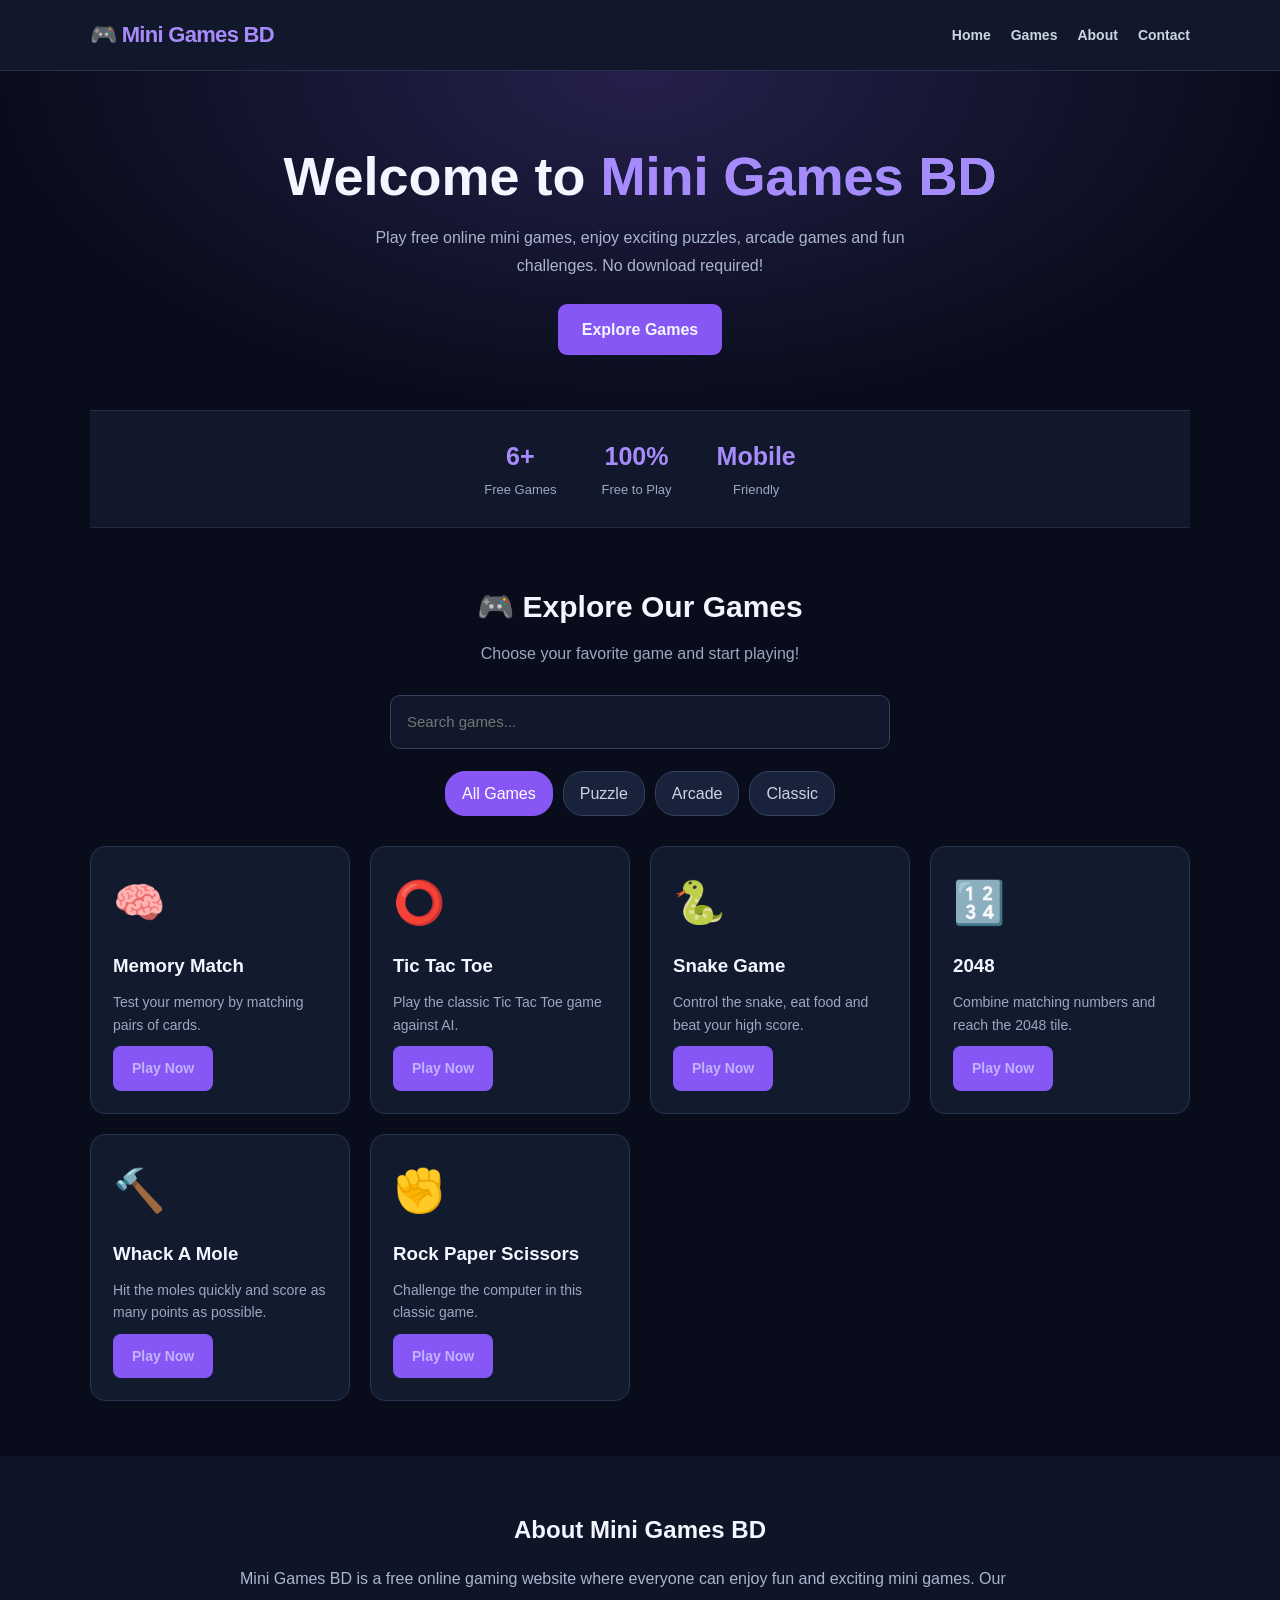
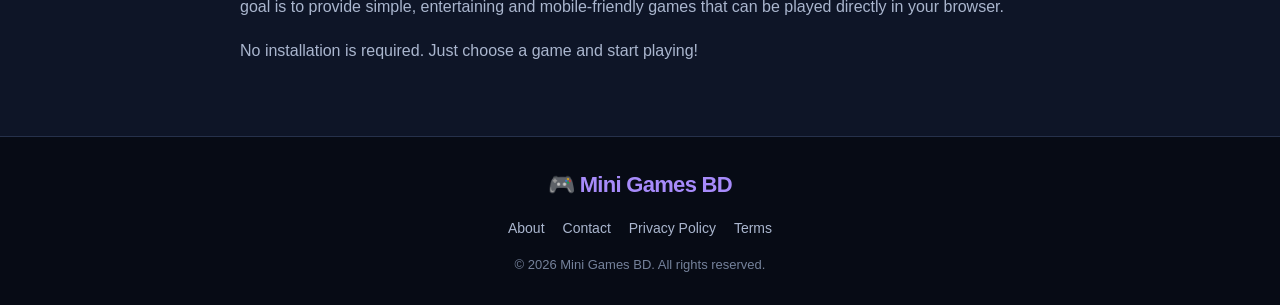
<file: index.html>
<!DOCTYPE html>
<html lang="en">
<head>
  <meta charset="UTF-8">
  <meta name="viewport" content="width=device-width, initial-scale=1.0">

  <title>Mini Games BD - Play Free Online Games</title>

  <meta name="description" content="Play free online mini games at Mini Games BD. Enjoy puzzles, arcade games and fun challenges.">
  <meta name="keywords" content="Mini Games BD, free online games, browser games, puzzle games, arcade games">
  <meta name="author" content="Mini Games BD">
  <meta name="theme-color" content="#090d1b">

  <!-- Google Search Console Verification -->
  <meta name="google-site-verification" content="PCxiwzSb2qtU1Ab8Ce41ekTC4PpmNQiCe6UPDB29Xrc">

  <!-- Canonical URL -->
  <link rel="canonical" href="https://jmd342104-stack.github.io/MiniGamesBD/">

  <!-- Open Graph / Facebook / WhatsApp -->
  <meta property="og:type" content="website">
  <meta property="og:title" content="Mini Games BD - Play Free Online Games">
  <meta property="og:description" content="Play free online mini games, puzzles and arcade challenges at Mini Games BD.">
  <meta property="og:url" content="https://jmd342104-stack.github.io/MiniGamesBD/">
  <meta property="og:site_name" content="Mini Games BD">
  <meta property="og:image" content="https://jmd342104-stack.github.io/MiniGamesBD/og-image.png">
  <meta property="og:image:alt" content="Mini Games BD - Free Online Games">
  <meta property="og:image:width" content="1200">
  <meta property="og:image:height" content="630">

  <!-- Twitter Preview -->
  <meta name="twitter:card" content="summary_large_image">
  <meta name="twitter:title" content="Mini Games BD - Play Free Online Games">
  <meta name="twitter:description" content="Play free online mini games, puzzles and arcade challenges.">
  <meta name="twitter:image" content="https://jmd342104-stack.github.io/MiniGamesBD/og-image.png">

  <link rel="stylesheet" href="style.css">

  <style>
    * {
      box-sizing: border-box;
    }

    html {
      scroll-behavior: smooth;
    }

    body {
      margin: 0;
      font-family: Arial, sans-serif;
      background: #090d1b;
      color: #f4f6ff;
    }

    a {
      color: inherit;
      text-decoration: none;
    }

    .container {
      width: min(1100px, 92%);
      margin: auto;
    }

    header {
      background: #11182b;
      border-bottom: 1px solid #26314b;
      position: sticky;
      top: 0;
      z-index: 100;
    }

    .nav {
      min-height: 70px;
      display: flex;
      align-items: center;
      justify-content: space-between;
      gap: 15px;
    }

    .logo {
      font-size: 22px;
      font-weight: bold;
      color: #a78bfa;
    }

    .nav-links {
      display: flex;
      gap: 20px;
      align-items: center;
    }

    .nav-links a {
      color: #cbd5e1;
      font-size: 14px;
    }

    .nav-links a:hover {
      color: #a78bfa;
    }

    .menu-btn {
      display: none;
      background: #26314b;
      color: white;
      border: 0;
      padding: 9px 12px;
      border-radius: 8px;
      font-size: 20px;
    }

    .hero {
      text-align: center;
      padding: 75px 15px 55px;
      background: radial-gradient(ellipse at top, #25204c, #090d1b 70%);
    }

    .hero h1 {
      font-size: clamp(32px, 6vw, 54px);
      margin: 0 0 18px;
    }

    .hero h1 span {
      color: #a78bfa;
    }

    .hero p {
      color: #aab6ce;
      line-height: 1.7;
      max-width: 600px;
      margin: auto;
    }

    .hero-btn {
      display: inline-block;
      margin-top: 25px;
      background: #8757f5;
      padding: 13px 24px;
      border-radius: 9px;
      font-weight: bold;
    }

    .stats {
      display: flex;
      justify-content: center;
      gap: 45px;
      flex-wrap: wrap;
      padding: 25px 10px;
      border-bottom: 1px solid #202b43;
    }

    .stat {
      text-align: center;
    }

    .stat strong {
      display: block;
      font-size: 25px;
      color: #a78bfa;
    }

    .stat span {
      color: #9aa8c0;
      font-size: 13px;
    }

    .games-section {
      padding: 55px 0;
    }

    .section-title {
      text-align: center;
      margin-bottom: 28px;
    }

    .section-title h2 {
      font-size: 30px;
      margin-bottom: 10px;
    }

    .section-title p {
      color: #9aa8c0;
    }

    .search-box {
      max-width: 500px;
      margin: 0 auto 22px;
    }

    .search-box input {
      width: 100%;
      padding: 14px 16px;
      border-radius: 10px;
      border: 1px solid #34415f;
      background: #11182b;
      color: white;
      outline: none;
      font-size: 15px;
    }

    .filters {
      display: flex;
      justify-content: center;
      gap: 10px;
      flex-wrap: wrap;
      margin-bottom: 30px;
    }

    .filter-btn {
      background: #18223a;
      color: #cbd5e1;
      border: 1px solid #34415f;
      padding: 9px 16px;
      border-radius: 20px;
      cursor: pointer;
    }

    .filter-btn.active,
    .filter-btn:hover {
      background: #8757f5;
      color: white;
      border-color: #8757f5;
    }

    .games-grid {
      display: grid;
      grid-template-columns: repeat(auto-fit, minmax(220px, 1fr));
      gap: 20px;
    }

    .game-card {
      background: #121a2e;
      border: 1px solid #273450;
      border-radius: 15px;
      padding: 22px;
      transition: .25s;
    }

    .game-card:hover {
      transform: translateY(-5px);
      border-color: #8757f5;
    }

    .game-icon {
      font-size: 42px;
      margin-bottom: 15px;
    }

    .game-card h3 {
      margin: 0 0 10px;
    }

    .game-card p {
      color: #9aa8c0;
      font-size: 14px;
      line-height: 1.6;
      min-height: 45px;
    }

    .play-btn {
      display: inline-block;
      margin-top: 10px;
      background: #8757f5;
      padding: 10px 18px;
      border-radius: 8px;
      font-size: 14px;
      font-weight: bold;
    }

    #noResults {
      display: none;
      text-align: center;
      color: #aab6ce;
      padding: 25px;
    }

    .about {
      padding: 55px 0;
      background: #0e1527;
    }

    .about h2 {
      text-align: center;
    }

    .about p {
      color: #aab6ce;
      line-height: 1.8;
      max-width: 800px;
      margin: 15px auto;
    }

    footer {
      background: #070b15;
      border-top: 1px solid #26314b;
      padding: 30px 0;
      text-align: center;
    }

    .footer-links {
      display: flex;
      justify-content: center;
      gap: 18px;
      flex-wrap: wrap;
      margin: 15px 0;
    }

    .footer-links a {
      color: #aab6ce;
      font-size: 14px;
    }

    footer p {
      color: #75829b;
      font-size: 13px;
    }

    @media(max-width: 650px) {
      .menu-btn {
        display: block;
      }

      .nav-links {
        display: none;
        position: absolute;
        top: 70px;
        left: 0;
        right: 0;
        background: #11182b;
        padding: 20px;
        flex-direction: column;
        align-items: flex-start;
      }

      .nav-links.show {
        display: flex;
      }

      .hero {
        padding-top: 55px;
      }

      .stats {
        gap: 25px;
      }
    }
  </style>
</head>

<body>

  <header>
    <div class="container nav">
      <a class="logo" href="index.html">🎮 Mini Games BD</a>

      <button class="menu-btn" id="menuBtn" aria-label="Open menu">☰</button>

      <nav class="nav-links" id="navLinks">
        <a href="index.html">Home</a>
        <a href="#games">Games</a>
        <a href="#about">About</a>
        <a href="contact.html">Contact</a>
      </nav>
    </div>
  </header>

  <section class="hero">
    <div class="container">
      <h1>Welcome to <span>Mini Games BD</span></h1>
      <p>
        Play free online mini games, enjoy exciting puzzles,
        arcade games and fun challenges. No download required!
      </p>
      <a href="#games" class="hero-btn">Explore Games</a>
    </div>
  </section>

  <section class="container stats">
    <div class="stat">
      <strong>6+</strong>
      <span>Free Games</span>
    </div>
    <div class="stat">
      <strong>100%</strong>
      <span>Free to Play</span>
    </div>
    <div class="stat">
      <strong>Mobile</strong>
      <span>Friendly</span>
    </div>
  </section>

  <main>
    <section class="games-section container" id="games">

      <div class="section-title">
        <h2>🎮 Explore Our Games</h2>
        <p>Choose your favorite game and start playing!</p>
      </div>

      <div class="search-box">
        <input
          type="search"
          id="gameSearch"
          placeholder="Search games..."
          aria-label="Search games"
        >
      </div>

      <div class="filters">
        <button class="filter-btn active" data-category="all">All Games</button>
        <button class="filter-btn" data-category="puzzle">Puzzle</button>
        <button class="filter-btn" data-category="arcade">Arcade</button>
        <button class="filter-btn" data-category="classic">Classic</button>
      </div>

      <div class="games-grid" id="gamesGrid">

        <article class="game-card" data-category="puzzle">
          <div class="game-icon">🧠</div>
          <h3>Memory Match</h3>
          <p>Test your memory by matching pairs of cards.</p>
          <a class="play-btn" href="games/memory.html">Play Now</a>
        </article>

        <article class="game-card" data-category="classic">
          <div class="game-icon">⭕</div>
          <h3>Tic Tac Toe</h3>
          <p>Play the classic Tic Tac Toe game against AI.</p>
          <a class="play-btn" href="games/tictactoe.html">Play Now</a>
        </article>

        <article class="game-card" data-category="arcade">
          <div class="game-icon">🐍</div>
          <h3>Snake Game</h3>
          <p>Control the snake, eat food and beat your high score.</p>
          <a class="play-btn" href="games/snake.html">Play Now</a>
        </article>

        <article class="game-card" data-category="puzzle">
          <div class="game-icon">🔢</div>
          <h3>2048</h3>
          <p>Combine matching numbers and reach the 2048 tile.</p>
          <a class="play-btn" href="games/2048.html">Play Now</a>
        </article>

        <article class="game-card" data-category="arcade">
          <div class="game-icon">🔨</div>
          <h3>Whack A Mole</h3>
          <p>Hit the moles quickly and score as many points as possible.</p>
          <a class="play-btn" href="games/whackamole.html">Play Now</a>
        </article>

        <article class="game-card" data-category="classic">
          <div class="game-icon">✊</div>
          <h3>Rock Paper Scissors</h3>
          <p>Challenge the computer in this classic game.</p>
          <a class="play-btn" href="games/rps.html">Play Now</a>
        </article>

      </div>

      <div id="noResults">No games found. Try another search.</div>

    </section>

    <section class="about" id="about">
      <div class="container">
        <h2>About Mini Games BD</h2>
        <p>
          Mini Games BD is a free online gaming website where
          everyone can enjoy fun and exciting mini games.
          Our goal is to provide simple, entertaining and
          mobile-friendly games that can be played directly
          in your browser.
        </p>
        <p>
          No installation is required. Just choose a game
          and start playing!
        </p>
      </div>
    </section>
  </main>

  <footer>
    <div class="container">
      <a class="logo" href="index.html">🎮 Mini Games BD</a>

      <div class="footer-links">
        <a href="about.html">About</a>
        <a href="contact.html">Contact</a>
        <a href="privacy.html">Privacy Policy</a>
        <a href="terms.html">Terms</a>
      </div>

      <p>
        © <span id="year"></span> Mini Games BD. All rights reserved.
      </p>
    </div>
  </footer>

  <script>
    // Mobile menu
    const menuBtn = document.getElementById("menuBtn");
    const navLinks = document.getElementById("navLinks");

    menuBtn.addEventListener("click", function() {
      navLinks.classList.toggle("show");
    });

    // Copyright year
    document.getElementById("year").textContent =
      new Date().getFullYear();

    // Game search and category filters
    const searchInput = document.getElementById("gameSearch");
    const filterButtons = document.querySelectorAll(".filter-btn");
    const gameCards = document.querySelectorAll(".game-card");
    const noResults = document.getElementById("noResults");

    let selectedCategory = "all";

    function filterGames() {
      const searchText = searchInput.value.toLowerCase().trim();
      let visibleCount = 0;

      gameCards.forEach(function(card) {
        const title = card.querySelector("h3").textContent.toLowerCase();
        const description = card.querySelector("p").textContent.toLowerCase();
        const category = card.dataset.category;

        const matchesSearch =
          title.includes(searchText) ||
          description.includes(searchText);

        const matchesCategory =
          selectedCategory === "all" ||
          category === selectedCategory;

        if (matchesSearch && matchesCategory) {
          card.style.display = "";
          visibleCount++;
        } else {
          card.style.display = "none";
        }
      });

      noResults.style.display =
        visibleCount === 0 ? "block" : "none";
    }

    searchInput.addEventListener("input", filterGames);

    filterButtons.forEach(function(button) {
      button.addEventListener("click", function() {
        filterButtons.forEach(function(btn) {
          btn.classList.remove("active");
        });

        button.classList.add("active");
        selectedCategory = button.dataset.category;
        filterGames();
      });
    });
  </script>

</body>
</html>
</file>
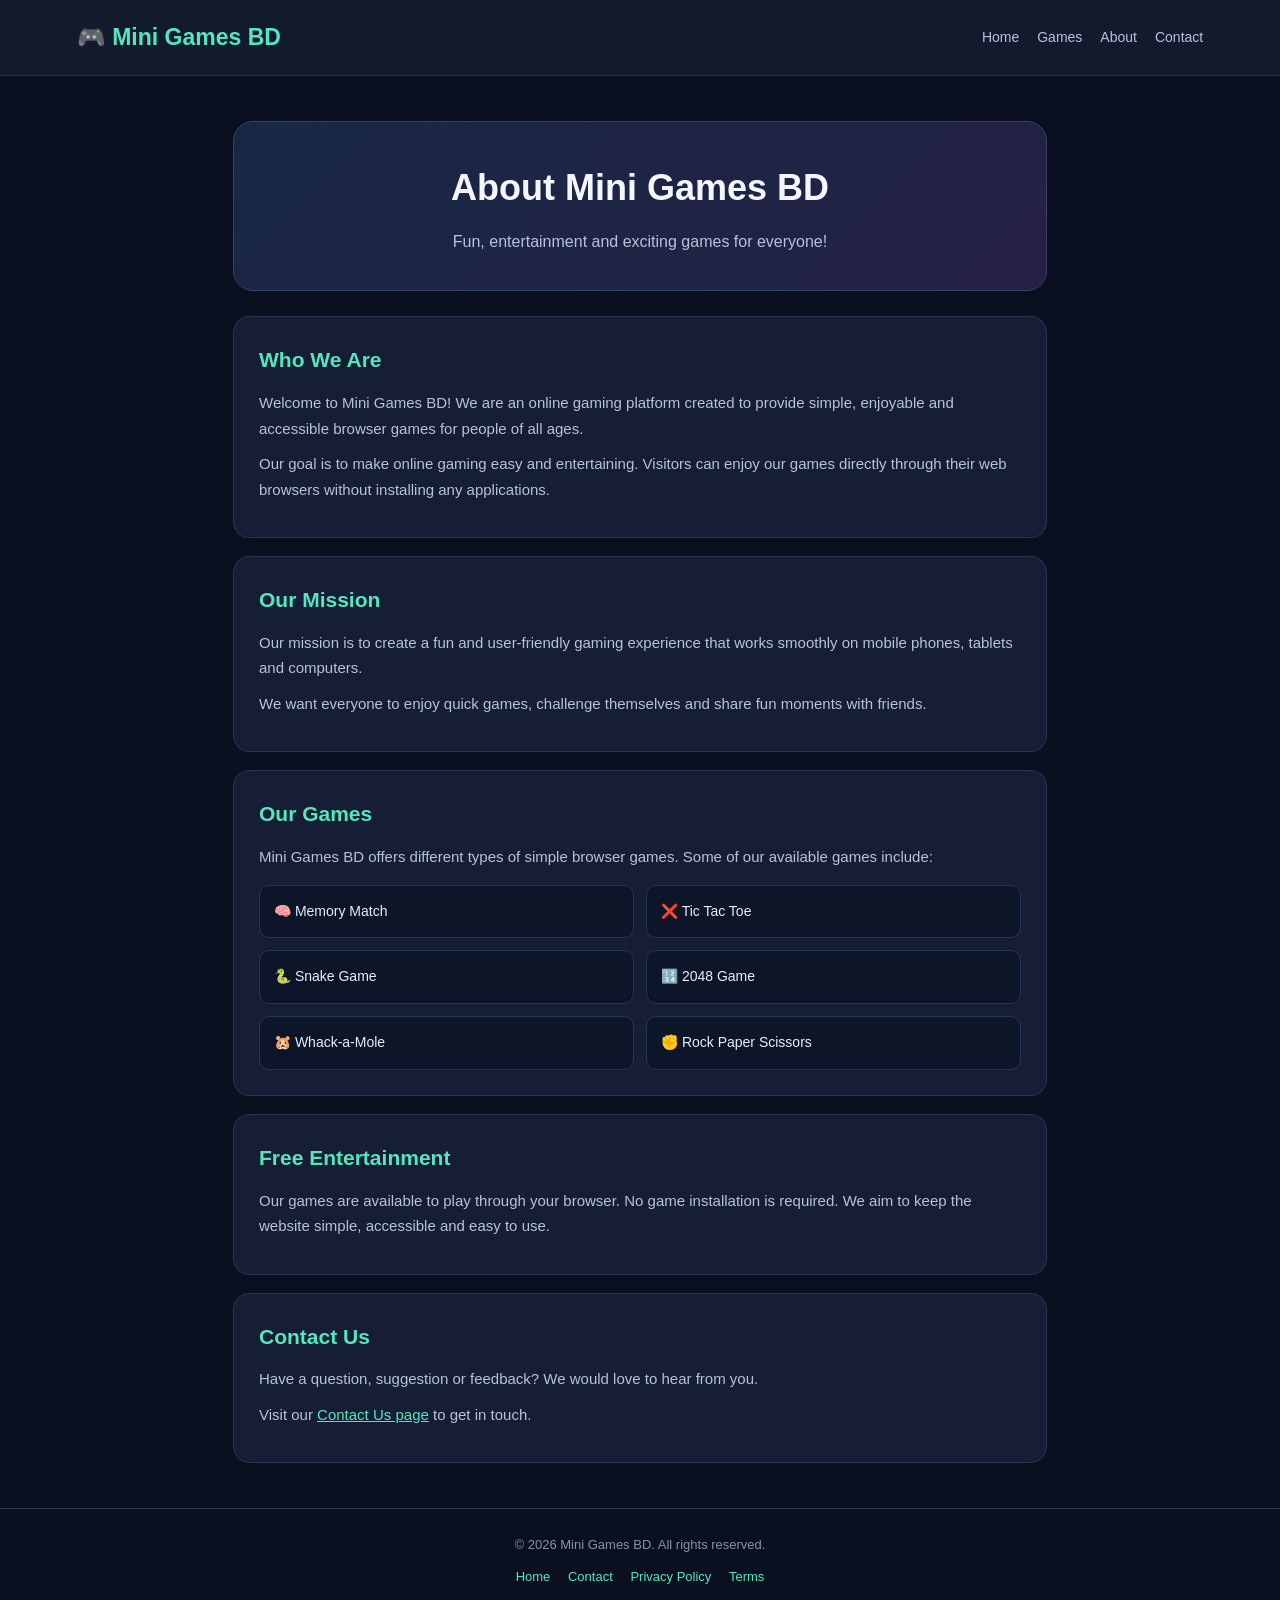
<file: about.html>
<!DOCTYPE html>
<html lang="en">
<head>
<meta charset="UTF-8">
<meta name="viewport" content="width=device-width, initial-scale=1.0">
<meta name="theme-color" content="#0b1020">
<meta name="description" content="Learn about Mini Games BD, a free online gaming platform where everyone can enjoy fun browser games.">
<title>About Us - Mini Games BD</title>

<style>
*{margin:0;padding:0;box-sizing:border-box}

body{
  font-family:Arial,sans-serif;
  background:#0b1020;
  color:#f4f6ff;
  line-height:1.7;
}

header{
  background:#121a2e;
  border-bottom:1px solid #293653;
  padding:18px 6%;
  display:flex;
  justify-content:space-between;
  align-items:center;
  flex-wrap:wrap;
  gap:12px;
}

.logo{
  color:#55e6bd;
  font-size:23px;
  font-weight:bold;
  text-decoration:none;
}

nav{
  display:flex;
  gap:18px;
  flex-wrap:wrap;
}

nav a{
  color:#b7c3d9;
  text-decoration:none;
  font-size:14px;
}

nav a:hover{color:#55e6bd}

.container{
  max-width:850px;
  margin:45px auto;
  padding:0 18px;
}

.hero{
  text-align:center;
  padding:35px 15px;
  background:linear-gradient(135deg,#182844,#242044);
  border:1px solid #344565;
  border-radius:20px;
  margin-bottom:25px;
}

.hero h1{
  font-size:36px;
  margin-bottom:10px;
}

.hero p{color:#b7c3d9}

.card{
  background:#151e34;
  border:1px solid #293653;
  border-radius:16px;
  padding:25px;
  margin-bottom:18px;
}

.card h2{
  color:#55e6bd;
  font-size:21px;
  margin-bottom:12px;
}

.card p{
  color:#b7c3d9;
  font-size:15px;
  margin-bottom:10px;
}

.game-list{
  display:grid;
  grid-template-columns:repeat(2,1fr);
  gap:12px;
  margin-top:15px;
}

.game-item{
  background:#0d1528;
  border:1px solid #293653;
  border-radius:10px;
  padding:14px;
  color:#e7edff;
  font-size:14px;
}

footer{
  text-align:center;
  padding:25px 15px;
  border-top:1px solid #293653;
  color:#8493ad;
  font-size:13px;
}

footer a{
  color:#55e6bd;
  text-decoration:none;
  margin:0 7px;
}

@media(max-width:500px){
  header{padding:15px 5%}
  .hero h1{font-size:28px}
  .game-list{grid-template-columns:1fr}
  .card{padding:19px}
}
</style>
</head>

<body>

<header>
  <a href="index.html" class="logo">🎮 Mini Games BD</a>

  <nav>
    <a href="index.html">Home</a>
    <a href="index.html#games">Games</a>
    <a href="about.html">About</a>
    <a href="contact.html">Contact</a>
  </nav>
</header>

<main class="container">

  <section class="hero">
    <h1>About Mini Games BD</h1>
    <p>Fun, entertainment and exciting games for everyone!</p>
  </section>

  <section class="card">
    <h2>Who We Are</h2>
    <p>
      Welcome to Mini Games BD! We are an online gaming platform
      created to provide simple, enjoyable and accessible browser
      games for people of all ages.
    </p>
    <p>
      Our goal is to make online gaming easy and entertaining.
      Visitors can enjoy our games directly through their web
      browsers without installing any applications.
    </p>
  </section>

  <section class="card">
    <h2>Our Mission</h2>
    <p>
      Our mission is to create a fun and user-friendly gaming
      experience that works smoothly on mobile phones, tablets
      and computers.
    </p>
    <p>
      We want everyone to enjoy quick games, challenge themselves
      and share fun moments with friends.
    </p>
  </section>

  <section class="card">
    <h2>Our Games</h2>
    <p>
      Mini Games BD offers different types of simple browser games.
      Some of our available games include:
    </p>

    <div class="game-list">
      <div class="game-item">🧠 Memory Match</div>
      <div class="game-item">❌ Tic Tac Toe</div>
      <div class="game-item">🐍 Snake Game</div>
      <div class="game-item">🔢 2048 Game</div>
      <div class="game-item">🐹 Whack-a-Mole</div>
      <div class="game-item">✊ Rock Paper Scissors</div>
    </div>
  </section>

  <section class="card">
    <h2>Free Entertainment</h2>
    <p>
      Our games are available to play through your browser.
      No game installation is required. We aim to keep the
      website simple, accessible and easy to use.
    </p>
  </section>

  <section class="card">
    <h2>Contact Us</h2>
    <p>
      Have a question, suggestion or feedback?
      We would love to hear from you.
    </p>
    <p>
      Visit our <a href="contact.html" style="color:#55e6bd">Contact Us page</a>
      to get in touch.
    </p>
  </section>

</main>

<footer>
  <p>© <span id="year"></span> Mini Games BD. All rights reserved.</p>
  <p style="margin-top:10px">
    <a href="index.html">Home</a>
    <a href="contact.html">Contact</a>
    <a href="privacy.html">Privacy Policy</a>
    <a href="terms.html">Terms</a>
  </p>
</footer>

<script>
document.getElementById("year").textContent =
  new Date().getFullYear();
</script>

</body>
</html>
</file>
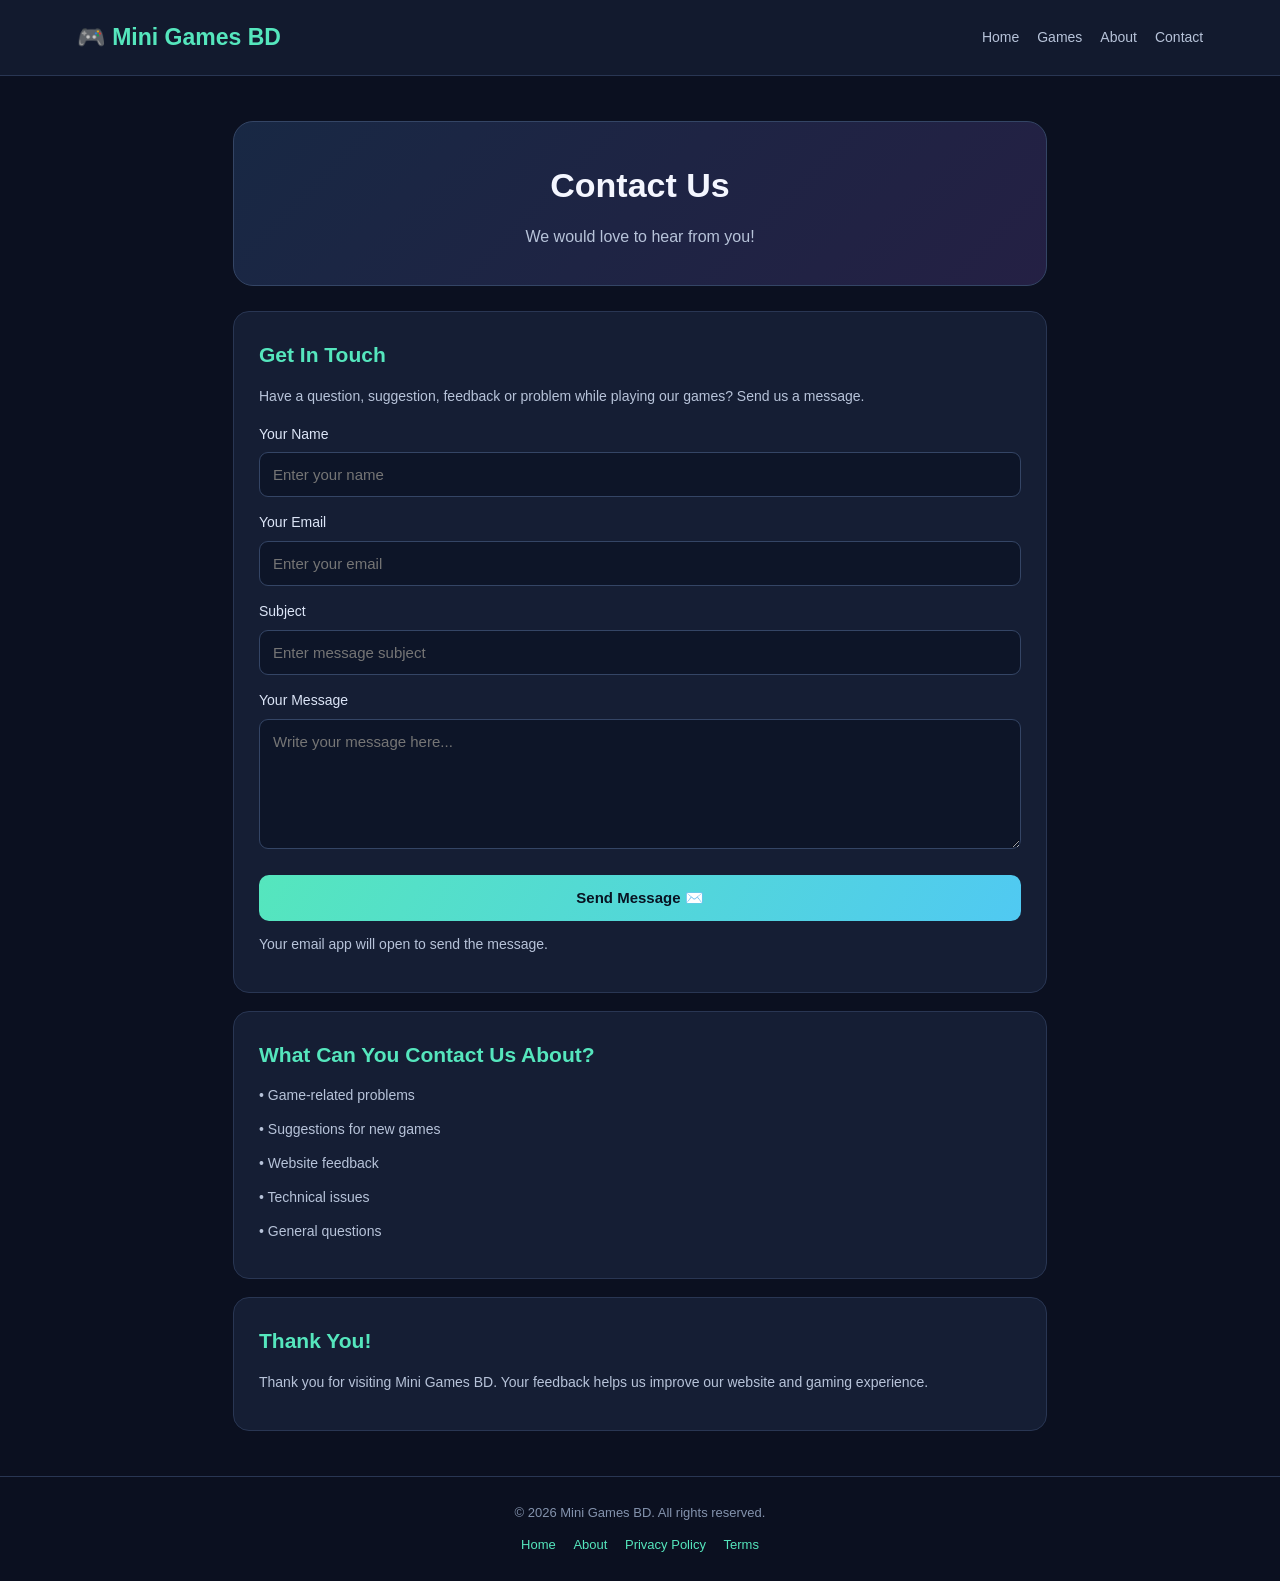
<file: contact.html>
<!DOCTYPE html>
<html lang="en">
<head>
<meta charset="UTF-8">
<meta name="viewport" content="width=device-width, initial-scale=1.0">
<meta name="theme-color" content="#0b1020">
<meta name="description" content="Contact Mini Games BD for questions, feedback, suggestions and support.">
<title>Contact Us - Mini Games BD</title>

<style>
*{margin:0;padding:0;box-sizing:border-box}

body{
  font-family:Arial,sans-serif;
  background:#0b1020;
  color:#f4f6ff;
  line-height:1.7;
}

header{
  background:#121a2e;
  border-bottom:1px solid #293653;
  padding:18px 6%;
  display:flex;
  justify-content:space-between;
  align-items:center;
  flex-wrap:wrap;
  gap:12px;
}

.logo{
  color:#55e6bd;
  font-size:23px;
  font-weight:bold;
  text-decoration:none;
}

nav{
  display:flex;
  gap:18px;
  flex-wrap:wrap;
}

nav a{
  color:#b7c3d9;
  text-decoration:none;
  font-size:14px;
}

nav a:hover{color:#55e6bd}

.container{
  max-width:850px;
  margin:45px auto;
  padding:0 18px;
}

.hero{
  text-align:center;
  padding:35px 15px;
  background:linear-gradient(135deg,#182844,#242044);
  border:1px solid #344565;
  border-radius:20px;
  margin-bottom:25px;
}

.hero h1{
  font-size:34px;
  margin-bottom:8px;
}

.hero p{color:#b7c3d9}

.card{
  background:#151e34;
  border:1px solid #293653;
  border-radius:16px;
  padding:25px;
  margin-bottom:18px;
}

.card h2{
  color:#55e6bd;
  font-size:21px;
  margin-bottom:12px;
}

.card p{
  color:#b7c3d9;
  font-size:14px;
  margin-bottom:10px;
}

label{
  display:block;
  margin:14px 0 6px;
  color:#dce5f7;
  font-size:14px;
}

input,textarea{
  width:100%;
  padding:13px;
  background:#0d1528;
  border:1px solid #344565;
  border-radius:9px;
  color:#fff;
  font-size:15px;
  font-family:Arial,sans-serif;
  outline:none;
}

input:focus,textarea:focus{
  border-color:#55e6bd;
}

textarea{
  min-height:130px;
  resize:vertical;
}

button{
  width:100%;
  margin-top:18px;
  padding:14px;
  background:linear-gradient(120deg,#55e6bd,#50c9f2);
  border:0;
  border-radius:10px;
  color:#081322;
  font-size:15px;
  font-weight:bold;
  cursor:pointer;
}

button:active{transform:scale(.98)}

.notice{
  color:#8e9db8;
  font-size:12px;
  margin-top:12px;
}

footer{
  text-align:center;
  padding:25px 15px;
  border-top:1px solid #293653;
  color:#8493ad;
  font-size:13px;
}

footer a{
  color:#55e6bd;
  text-decoration:none;
  margin:0 7px;
}

@media(max-width:500px){
  header{padding:15px 5%}
  .hero h1{font-size:28px}
  .card{padding:19px}
}
</style>
</head>

<body>

<header>
  <a href="index.html" class="logo">🎮 Mini Games BD</a>

  <nav>
    <a href="index.html">Home</a>
    <a href="index.html#games">Games</a>
    <a href="about.html">About</a>
    <a href="contact.html">Contact</a>
  </nav>
</header>

<main class="container">

  <section class="hero">
    <h1>Contact Us</h1>
    <p>We would love to hear from you!</p>
  </section>

  <section class="card">
    <h2>Get In Touch</h2>

    <p>
      Have a question, suggestion, feedback or problem
      while playing our games? Send us a message.
    </p>

    <form id="contactForm">

      <label for="name">Your Name</label>
      <input
        type="text"
        id="name"
        placeholder="Enter your name"
        required
      >

      <label for="email">Your Email</label>
      <input
        type="email"
        id="email"
        placeholder="Enter your email"
        required
      >

      <label for="subject">Subject</label>
      <input
        type="text"
        id="subject"
        placeholder="Enter message subject"
        required
      >

      <label for="message">Your Message</label>
      <textarea
        id="message"
        placeholder="Write your message here..."
        required
      ></textarea>

      <button type="submit">Send Message ✉️</button>

      <p class="notice">
        Your email app will open to send the message.
      </p>

    </form>
  </section>

  <section class="card">
    <h2>What Can You Contact Us About?</h2>

    <p>• Game-related problems</p>
    <p>• Suggestions for new games</p>
    <p>• Website feedback</p>
    <p>• Technical issues</p>
    <p>• General questions</p>
  </section>

  <section class="card">
    <h2>Thank You!</h2>
    <p>
      Thank you for visiting Mini Games BD.
      Your feedback helps us improve our website
      and gaming experience.
    </p>
  </section>

</main>

<footer>
  <p>© <span id="year"></span> Mini Games BD. All rights reserved.</p>

  <p style="margin-top:10px">
    <a href="index.html">Home</a>
    <a href="about.html">About</a>
    <a href="privacy.html">Privacy Policy</a>
    <a href="terms.html">Terms</a>
  </p>
</footer>

<script>
document.getElementById("year").textContent =
  new Date().getFullYear();

document.getElementById("contactForm").addEventListener("submit",function(e){

  e.preventDefault();

  const name = document.getElementById("name").value.trim();
  const email = document.getElementById("email").value.trim();
  const subject = document.getElementById("subject").value.trim();
  const message = document.getElementById("message").value.trim();

  if(!name || !email || !subject || !message){
    alert("Please fill in all fields.");
    return;
  }

  const yourEmail = "saidurselmi@gmail.com";

  const body =
    "Name: "+name+
    "\nEmail: "+email+
    "\n\nMessage:\n"+message;

  const mailto =
    "mailto:"+yourEmail+
    "?subject="+encodeURIComponent(subject)+
    "&body="+encodeURIComponent(body);

  window.location.href = mailto;

});
</script>

</body>
</html>
</file>
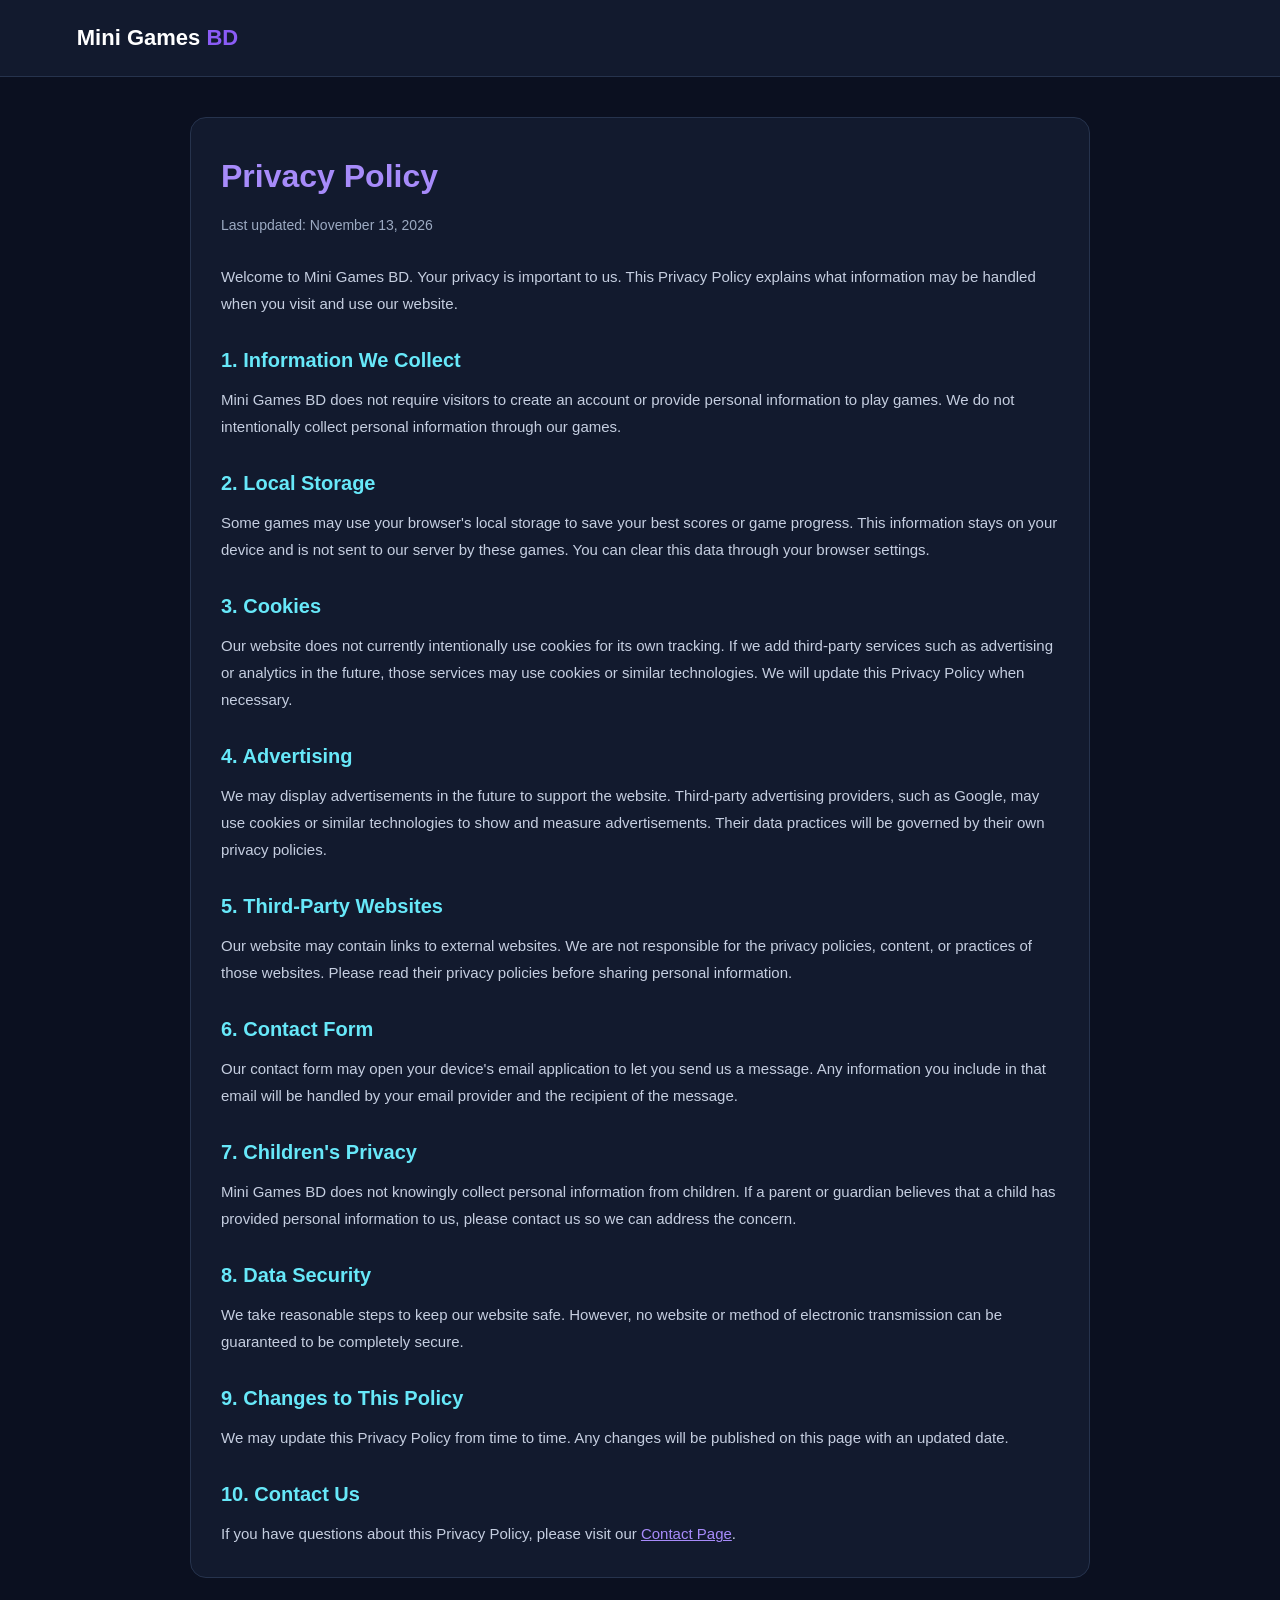
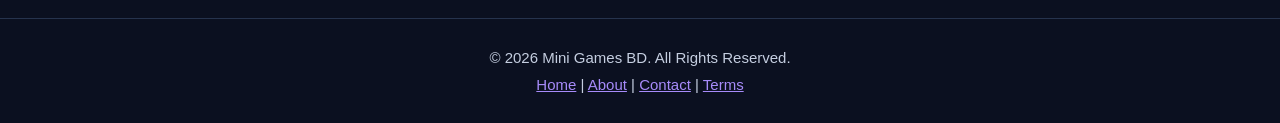
<file: privacy.html>
<!DOCTYPE html>
<html lang="en">
<head>
<meta charset="UTF-8">
<meta name="viewport" content="width=device-width, initial-scale=1.0">
<meta name="theme-color" content="#0b1020">
<meta name="description" content="Read the Mini Games BD Privacy Policy to understand how we handle information.">
<title>Privacy Policy - Mini Games BD</title>

<style>
* {
  margin: 0;
  padding: 0;
  box-sizing: border-box;
}

body {
  font-family: Arial, sans-serif;
  background: #0b1020;
  color: #f4f6ff;
  line-height: 1.8;
}

header {
  background: #121a2e;
  padding: 18px 6%;
  border-bottom: 1px solid #26334d;
}

header a {
  color: #ffffff;
  text-decoration: none;
  font-size: 22px;
  font-weight: bold;
}

header span {
  color: #8b5cf6;
}

.container {
  width: 90%;
  max-width: 900px;
  margin: 40px auto;
  background: #121a2e;
  padding: 30px;
  border: 1px solid #26334d;
  border-radius: 16px;
}

h1 {
  font-size: 32px;
  color: #a78bfa;
  margin-bottom: 8px;
}

.updated {
  color: #9caac2;
  font-size: 14px;
  margin-bottom: 25px;
}

h2 {
  color: #67e8f9;
  font-size: 20px;
  margin-top: 25px;
  margin-bottom: 8px;
}

p, li {
  color: #c5cee0;
  font-size: 15px;
}

ul {
  padding-left: 22px;
}

a {
  color: #a78bfa;
}

footer {
  text-align: center;
  padding: 25px 15px;
  color: #8996ad;
  border-top: 1px solid #26334d;
  font-size: 14px;
}

@media (max-width: 600px) {
  .container {
    padding: 20px;
    margin: 25px auto;
  }

  h1 {
    font-size: 27px;
  }
}
</style>
</head>

<body>

<header>
  <a href="index.html">Mini Games <span>BD</span></a>
</header>

<main class="container">

<h1>Privacy Policy</h1>
<p class="updated">Last updated: November 13, 2026</p>

<p>
Welcome to Mini Games BD. Your privacy is important to us.
This Privacy Policy explains what information may be handled
when you visit and use our website.
</p>

<h2>1. Information We Collect</h2>
<p>
Mini Games BD does not require visitors to create an account
or provide personal information to play games. We do not
intentionally collect personal information through our games.
</p>

<h2>2. Local Storage</h2>
<p>
Some games may use your browser's local storage to save
your best scores or game progress. This information stays
on your device and is not sent to our server by these games.
You can clear this data through your browser settings.
</p>

<h2>3. Cookies</h2>
<p>
Our website does not currently intentionally use cookies
for its own tracking. If we add third-party services such as
advertising or analytics in the future, those services may
use cookies or similar technologies. We will update this
Privacy Policy when necessary.
</p>

<h2>4. Advertising</h2>
<p>
We may display advertisements in the future to support
the website. Third-party advertising providers, such as
Google, may use cookies or similar technologies to show
and measure advertisements. Their data practices will be
governed by their own privacy policies.
</p>

<h2>5. Third-Party Websites</h2>
<p>
Our website may contain links to external websites.
We are not responsible for the privacy policies, content,
or practices of those websites. Please read their privacy
policies before sharing personal information.
</p>

<h2>6. Contact Form</h2>
<p>
Our contact form may open your device's email application
to let you send us a message. Any information you include
in that email will be handled by your email provider and
the recipient of the message.
</p>

<h2>7. Children's Privacy</h2>
<p>
Mini Games BD does not knowingly collect personal
information from children. If a parent or guardian believes
that a child has provided personal information to us,
please contact us so we can address the concern.
</p>

<h2>8. Data Security</h2>
<p>
We take reasonable steps to keep our website safe.
However, no website or method of electronic transmission
can be guaranteed to be completely secure.
</p>

<h2>9. Changes to This Policy</h2>
<p>
We may update this Privacy Policy from time to time.
Any changes will be published on this page with an
updated date.
</p>

<h2>10. Contact Us</h2>
<p>
If you have questions about this Privacy Policy, please
visit our <a href="contact.html">Contact Page</a>.
</p>

</main>

<footer>
  <p>© <span id="year"></span> Mini Games BD. All Rights Reserved.</p>
  <p><a href="index.html">Home</a> | <a href="about.html">About</a> | <a href="contact.html">Contact</a> | <a href="terms.html">Terms</a></p>
</footer>

<script>
document.getElementById("year").textContent =
  new Date().getFullYear();
</script>

</body>
</html>
</file>
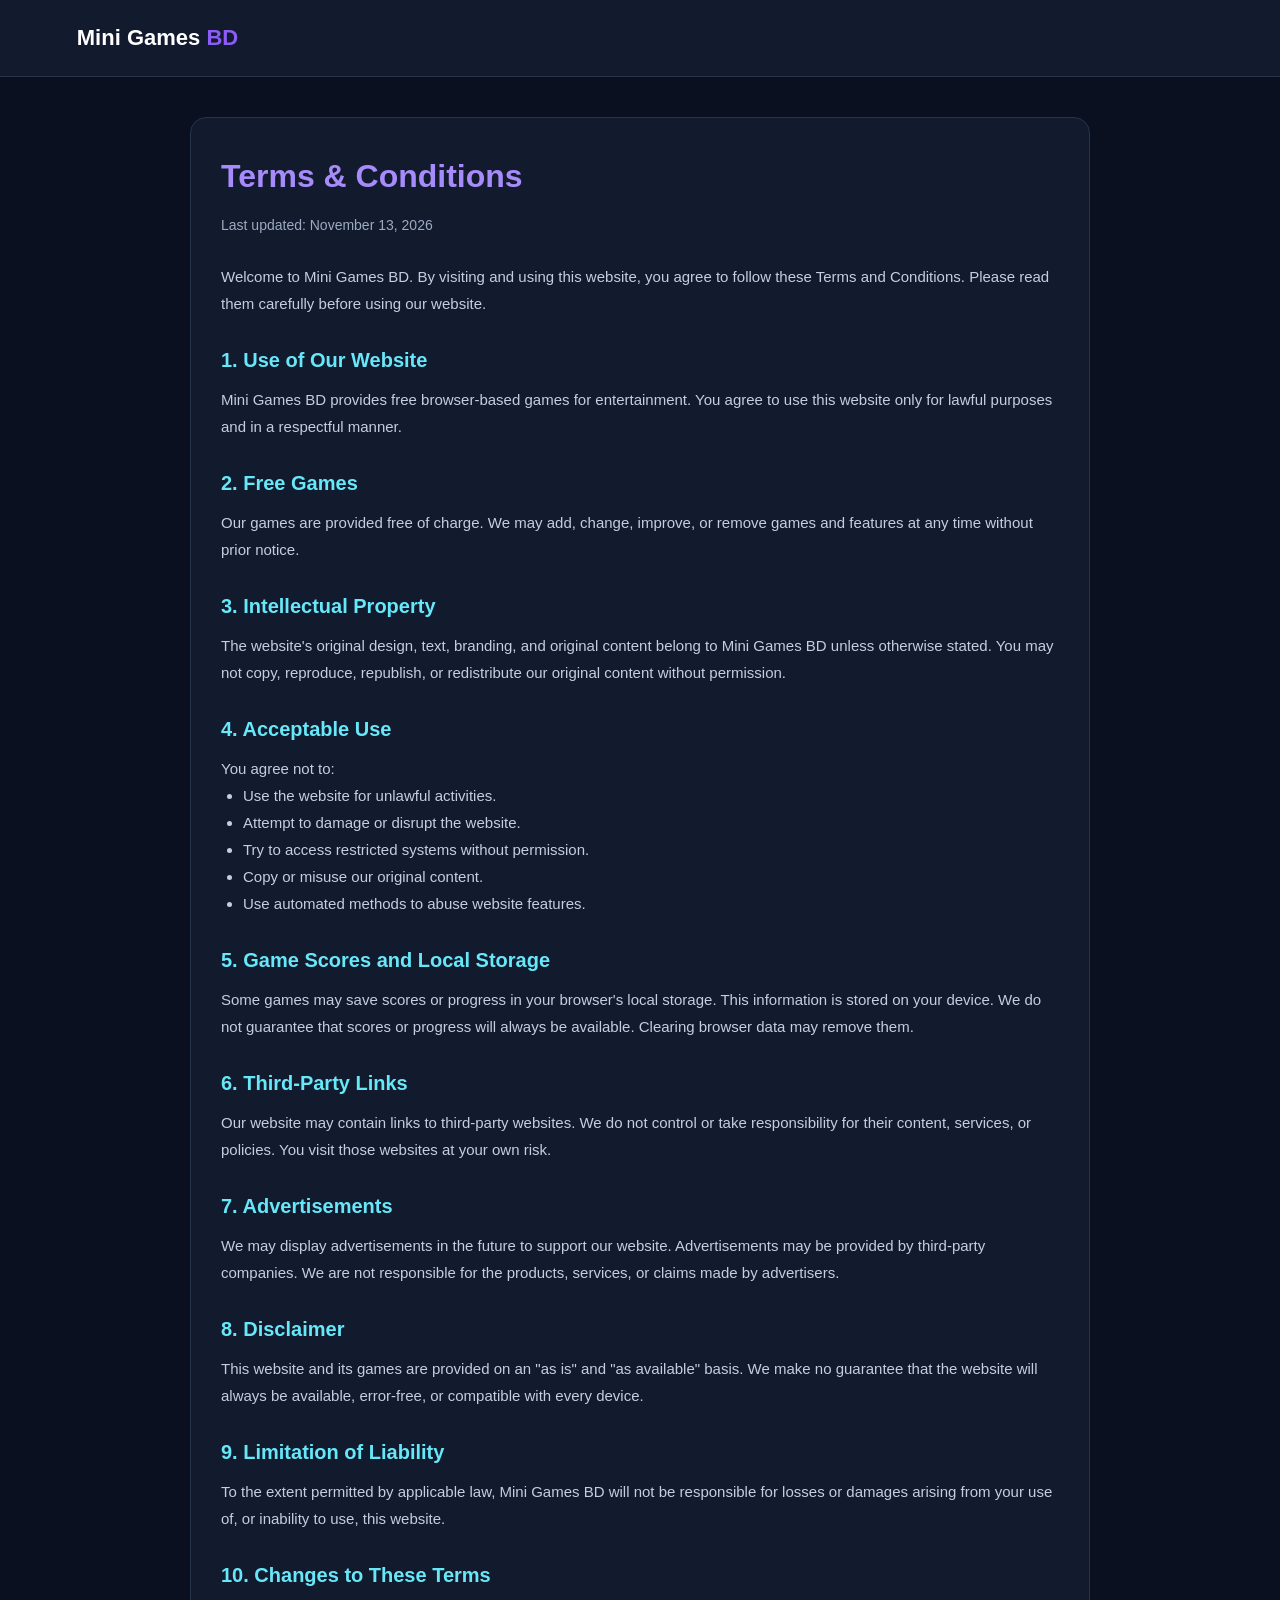
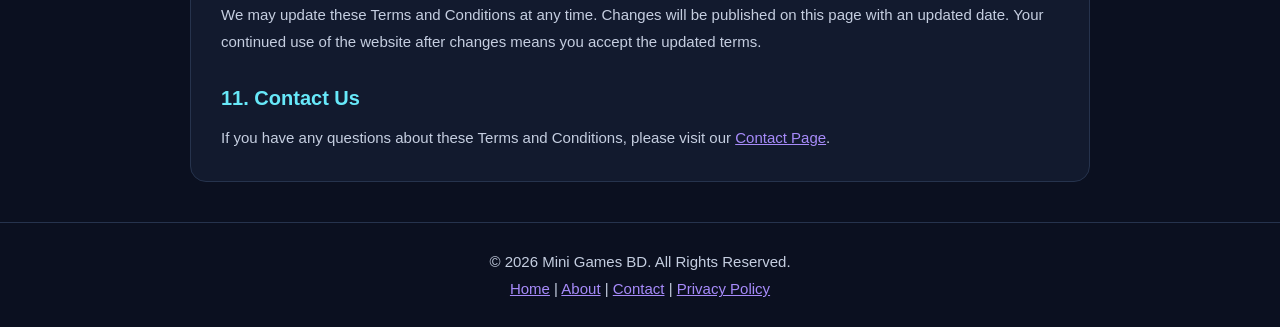
<file: terms.html>
<!DOCTYPE html>
<html lang="en">
<head>
<meta charset="UTF-8">
<meta name="viewport" content="width=device-width, initial-scale=1.0">
<meta name="theme-color" content="#0b1020">
<meta name="description" content="Read the Terms and Conditions for using Mini Games BD.">
<title>Terms & Conditions - Mini Games BD</title>

<style>
* {
  margin: 0;
  padding: 0;
  box-sizing: border-box;
}

body {
  font-family: Arial, sans-serif;
  background: #0b1020;
  color: #f4f6ff;
  line-height: 1.8;
}

header {
  background: #121a2e;
  padding: 18px 6%;
  border-bottom: 1px solid #26334d;
}

header a {
  color: #ffffff;
  text-decoration: none;
  font-size: 22px;
  font-weight: bold;
}

header span {
  color: #8b5cf6;
}

.container {
  width: 90%;
  max-width: 900px;
  margin: 40px auto;
  background: #121a2e;
  padding: 30px;
  border: 1px solid #26334d;
  border-radius: 16px;
}

h1 {
  font-size: 32px;
  color: #a78bfa;
  margin-bottom: 8px;
}

.updated {
  color: #9caac2;
  font-size: 14px;
  margin-bottom: 25px;
}

h2 {
  color: #67e8f9;
  font-size: 20px;
  margin-top: 25px;
  margin-bottom: 8px;
}

p, li {
  color: #c5cee0;
  font-size: 15px;
}

ul {
  padding-left: 22px;
}

a {
  color: #a78bfa;
}

footer {
  text-align: center;
  padding: 25px 15px;
  color: #8996ad;
  border-top: 1px solid #26334d;
  font-size: 14px;
}

@media (max-width: 600px) {
  .container {
    padding: 20px;
    margin: 25px auto;
  }

  h1 {
    font-size: 27px;
  }
}
</style>
</head>

<body>

<header>
  <a href="index.html">Mini Games <span>BD</span></a>
</header>

<main class="container">

<h1>Terms & Conditions</h1>
<p class="updated">Last updated: November 13, 2026</p>

<p>
Welcome to Mini Games BD. By visiting and using this website,
you agree to follow these Terms and Conditions. Please read
them carefully before using our website.
</p>

<h2>1. Use of Our Website</h2>
<p>
Mini Games BD provides free browser-based games for
entertainment. You agree to use this website only for
lawful purposes and in a respectful manner.
</p>

<h2>2. Free Games</h2>
<p>
Our games are provided free of charge. We may add,
change, improve, or remove games and features at any
time without prior notice.
</p>

<h2>3. Intellectual Property</h2>
<p>
The website's original design, text, branding, and
original content belong to Mini Games BD unless
otherwise stated. You may not copy, reproduce,
republish, or redistribute our original content
without permission.
</p>

<h2>4. Acceptable Use</h2>
<p>You agree not to:</p>
<ul>
  <li>Use the website for unlawful activities.</li>
  <li>Attempt to damage or disrupt the website.</li>
  <li>Try to access restricted systems without permission.</li>
  <li>Copy or misuse our original content.</li>
  <li>Use automated methods to abuse website features.</li>
</ul>

<h2>5. Game Scores and Local Storage</h2>
<p>
Some games may save scores or progress in your browser's
local storage. This information is stored on your device.
We do not guarantee that scores or progress will always
be available. Clearing browser data may remove them.
</p>

<h2>6. Third-Party Links</h2>
<p>
Our website may contain links to third-party websites.
We do not control or take responsibility for their
content, services, or policies. You visit those websites
at your own risk.
</p>

<h2>7. Advertisements</h2>
<p>
We may display advertisements in the future to support
our website. Advertisements may be provided by third-party
companies. We are not responsible for the products,
services, or claims made by advertisers.
</p>

<h2>8. Disclaimer</h2>
<p>
This website and its games are provided on an "as is"
and "as available" basis. We make no guarantee that
the website will always be available, error-free,
or compatible with every device.
</p>

<h2>9. Limitation of Liability</h2>
<p>
To the extent permitted by applicable law, Mini Games BD
will not be responsible for losses or damages arising
from your use of, or inability to use, this website.
</p>

<h2>10. Changes to These Terms</h2>
<p>
We may update these Terms and Conditions at any time.
Changes will be published on this page with an updated
date. Your continued use of the website after changes
means you accept the updated terms.
</p>

<h2>11. Contact Us</h2>
<p>
If you have any questions about these Terms and Conditions,
please visit our <a href="contact.html">Contact Page</a>.
</p>

</main>

<footer>
  <p>© <span id="year"></span> Mini Games BD. All Rights Reserved.</p>
  <p>
    <a href="index.html">Home</a> |
    <a href="about.html">About</a> |
    <a href="contact.html">Contact</a> |
    <a href="privacy.html">Privacy Policy</a>
  </p>
</footer>

<script>
document.getElementById("year").textContent =
  new Date().getFullYear();
</script>

</body>
</html>
</file>
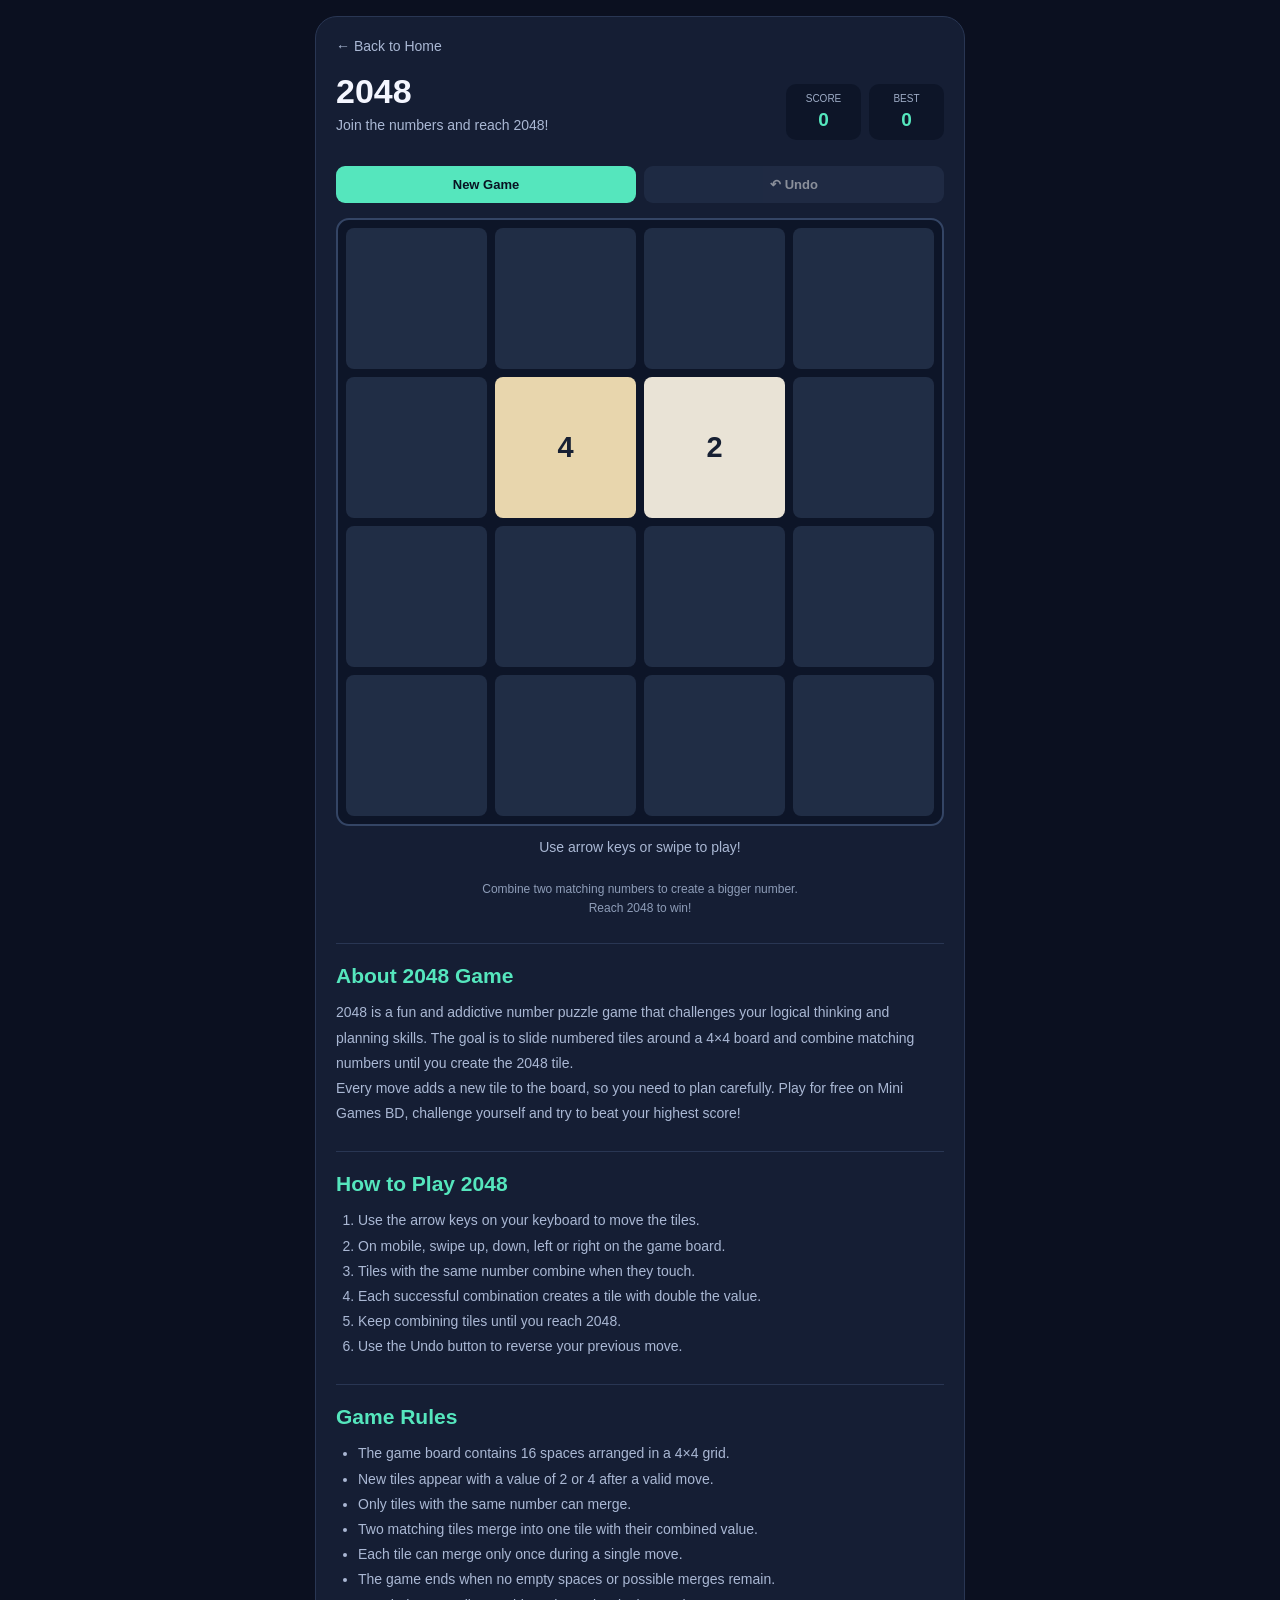
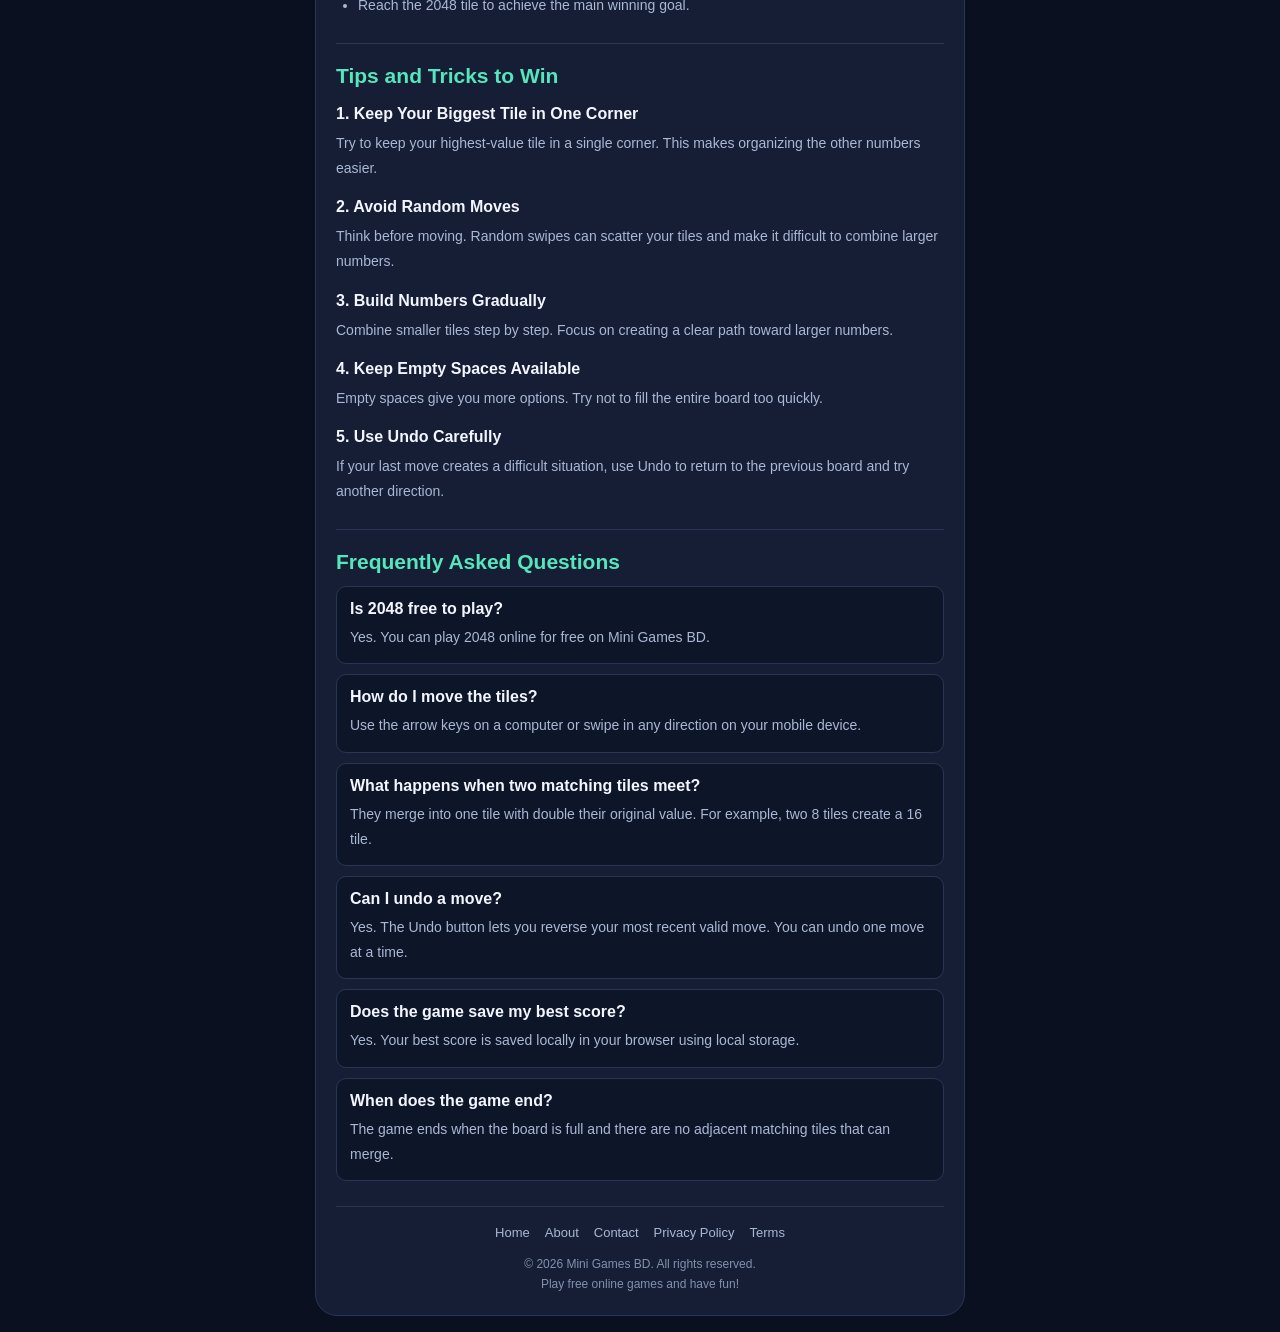
<file: games/2048.html>
<!DOCTYPE html>
<html lang="en">
<head>
<meta charset="UTF-8">
<meta name="viewport" content="width=device-width, initial-scale=1.0">
<meta name="theme-color" content="#0b1020">
<meta name="description" content="Play 2048 Game online for free at Mini Games BD. Combine matching number tiles, beat your high score and reach the 2048 tile.">
<meta name="keywords" content="2048 game, play 2048 online, free 2048 puzzle, number puzzle game, brain game, Mini Games BD">
<meta name="robots" content="index, follow">
<link rel="canonical" href="https://jmd342104-stack.github.io/MiniGamesBD/games/2048.html">
<title>2048 Game Online - Play Free Number Puzzle | Mini Games BD</title>

<style>
*{margin:0;padding:0;box-sizing:border-box}

body{
  font-family:Arial,sans-serif;
  background:#0b1020;
  color:#f4f6ff;
  min-height:100vh;
  display:flex;
  justify-content:center;
  align-items:flex-start;
  padding:16px;
}

.game{
  width:100%;
  max-width:650px;
  background:#151e34;
  border:1px solid #293653;
  border-radius:22px;
  padding:20px;
}

.back{
  display:inline-block;
  color:#aab8d4;
  text-decoration:none;
  margin-bottom:18px;
  font-size:14px;
}

.back:hover,.footer a:hover{color:#55e6bd}

h1{
  font-size:34px;
  margin-bottom:6px;
}

.subtitle{
  color:#aab8d4;
  font-size:14px;
  margin-bottom:18px;
}

.top{
  display:flex;
  justify-content:space-between;
  align-items:center;
  gap:10px;
  margin-bottom:15px;
}

.scores{
  display:flex;
  gap:8px;
}

.score-box{
  background:#0d1528;
  border-radius:10px;
  padding:9px 13px;
  min-width:75px;
  text-align:center;
}

.score-box span{
  display:block;
  font-size:10px;
  color:#9eacc6;
  margin-bottom:5px;
}

.score-box strong{
  font-size:19px;
  color:#55e6bd;
}

.actions{
  display:flex;
  gap:8px;
  margin-bottom:15px;
}

button{
  border:0;
  border-radius:9px;
  padding:11px 13px;
  font-weight:bold;
  font-size:13px;
  cursor:pointer;
}

button:focus-visible,a:focus-visible{
  outline:2px solid #55e6bd;
  outline-offset:3px;
}

.new{
  background:#55e6bd;
  color:#081322;
  flex:1;
}

.undo{
  background:#293753;
  color:#fff;
  flex:1;
}

.undo:disabled{
  cursor:not-allowed;
}

.board{
  width:100%;
  aspect-ratio:1;
  background:#0d1528;
  border:2px solid #344565;
  border-radius:13px;
  padding:8px;
  display:grid;
  grid-template-columns:repeat(4,1fr);
  grid-template-rows:repeat(4,1fr);
  gap:8px;
  touch-action:none;
  user-select:none;
}

.cell{
  border-radius:8px;
  background:#202d45;
  display:flex;
  justify-content:center;
  align-items:center;
  font-size:clamp(19px,6vw,29px);
  font-weight:bold;
  color:#172033;
  overflow:hidden;
}

.v2{background:#e9e3d6}
.v4{background:#e8d6ad}
.v8{background:#f3ae72;color:#fff}
.v16{background:#f18c60;color:#fff}
.v32{background:#ed765b;color:#fff}
.v64{background:#e95a48;color:#fff}
.v128{background:#e9ce63;color:#fff;font-size:clamp(16px,5vw,25px)}
.v256{background:#dfc34b;color:#fff;font-size:clamp(16px,5vw,25px)}
.v512{background:#d6b73a;color:#fff;font-size:clamp(16px,5vw,25px)}
.v1024{background:#c5a52d;color:#fff;font-size:clamp(13px,4vw,21px)}
.v2048{background:#55e6bd;color:#081322;font-size:clamp(13px,4vw,21px)}
.high{background:#a78bfa;color:#fff;font-size:clamp(13px,4vw,21px)}

.message{
  min-height:42px;
  text-align:center;
  color:#aab8d4;
  font-size:14px;
  padding:13px 0 5px;
}

.message strong{color:#55e6bd}

.help{
  color:#8e9db8;
  font-size:12px;
  text-align:center;
  line-height:1.6;
  margin-top:12px;
}

.content-section{
  margin-top:25px;
  padding-top:20px;
  border-top:1px solid #293653;
}

.content-section h2{
  font-size:21px;
  margin-bottom:12px;
  color:#55e6bd;
}

.content-section h3{
  font-size:16px;
  margin:17px 0 8px;
  color:#f4f6ff;
}

.content-section p,
.content-section li{
  color:#aab8d4;
  font-size:14px;
  line-height:1.8;
}

.content-section ul,
.content-section ol{
  padding-left:22px;
}

.faq-item{
  background:#0d1528;
  border:1px solid #293653;
  border-radius:10px;
  padding:13px;
  margin-top:10px;
}

.faq-item h3{
  margin:0 0 7px;
}

.footer{
  border-top:1px solid #293653;
  margin-top:25px;
  padding-top:18px;
  text-align:center;
}

.footer p{
  color:#8291ad;
  font-size:12px;
  line-height:1.7;
}

.footer-links{
  display:flex;
  justify-content:center;
  flex-wrap:wrap;
  gap:15px;
  margin-bottom:14px;
}

.footer a{
  color:#aab8d4;
  text-decoration:none;
  font-size:13px;
}

@media(max-width:420px){
  .game{padding:14px}
  .board{gap:5px;padding:6px}
  .score-box{padding:8px;min-width:65px}
  .top{gap:5px}
  h1{font-size:29px}
}

@media(max-width:340px){
  .top{flex-direction:column;align-items:flex-start}
}
</style>
</head>

<body>

<main class="game">

<a href="../index.html" class="back">← Back to Home</a>

<div class="top">
  <div>
    <h1>2048</h1>
    <p class="subtitle">Join the numbers and reach 2048!</p>
  </div>

  <div class="scores">
    <div class="score-box">
      <span>SCORE</span>
      <strong id="score">0</strong>
    </div>
    <div class="score-box">
      <span>BEST</span>
      <strong id="best">0</strong>
    </div>
  </div>
</div>

<div class="actions">
  <button class="new" id="newGame">New Game</button>
  <button class="undo" id="undo" disabled>↶ Undo</button>
</div>

<div class="board" id="board" aria-label="2048 game board"></div>

<div class="message" id="message" aria-live="polite">
  Use arrow keys or swipe to play!
</div>

<p class="help">
  Combine two matching numbers to create a bigger number.<br>
  Reach 2048 to win!
</p>

<section class="content-section">
  <h2>About 2048 Game</h2>
  <p>
    2048 is a fun and addictive number puzzle game that challenges your
    logical thinking and planning skills. The goal is to slide numbered
    tiles around a 4×4 board and combine matching numbers until you create
    the 2048 tile.
  </p>
  <p>
    Every move adds a new tile to the board, so you need to plan carefully.
    Play for free on Mini Games BD, challenge yourself and try to beat
    your highest score!
  </p>
</section>

<section class="content-section">
  <h2>How to Play 2048</h2>
  <ol>
    <li>Use the arrow keys on your keyboard to move the tiles.</li>
    <li>On mobile, swipe up, down, left or right on the game board.</li>
    <li>Tiles with the same number combine when they touch.</li>
    <li>Each successful combination creates a tile with double the value.</li>
    <li>Keep combining tiles until you reach 2048.</li>
    <li>Use the Undo button to reverse your previous move.</li>
  </ol>
</section>

<section class="content-section">
  <h2>Game Rules</h2>
  <ul>
    <li>The game board contains 16 spaces arranged in a 4×4 grid.</li>
    <li>New tiles appear with a value of 2 or 4 after a valid move.</li>
    <li>Only tiles with the same number can merge.</li>
    <li>Two matching tiles merge into one tile with their combined value.</li>
    <li>Each tile can merge only once during a single move.</li>
    <li>The game ends when no empty spaces or possible merges remain.</li>
    <li>Reach the 2048 tile to achieve the main winning goal.</li>
  </ul>
</section>

<section class="content-section">
  <h2>Tips and Tricks to Win</h2>

  <h3>1. Keep Your Biggest Tile in One Corner</h3>
  <p>
    Try to keep your highest-value tile in a single corner. This makes
    organizing the other numbers easier.
  </p>

  <h3>2. Avoid Random Moves</h3>
  <p>
    Think before moving. Random swipes can scatter your tiles and make
    it difficult to combine larger numbers.
  </p>

  <h3>3. Build Numbers Gradually</h3>
  <p>
    Combine smaller tiles step by step. Focus on creating a clear path
    toward larger numbers.
  </p>

  <h3>4. Keep Empty Spaces Available</h3>
  <p>
    Empty spaces give you more options. Try not to fill the entire board
    too quickly.
  </p>

  <h3>5. Use Undo Carefully</h3>
  <p>
    If your last move creates a difficult situation, use Undo to return
    to the previous board and try another direction.
  </p>
</section>

<section class="content-section">
  <h2>Frequently Asked Questions</h2>

  <div class="faq-item">
    <h3>Is 2048 free to play?</h3>
    <p>Yes. You can play 2048 online for free on Mini Games BD.</p>
  </div>

  <div class="faq-item">
    <h3>How do I move the tiles?</h3>
    <p>
      Use the arrow keys on a computer or swipe in any direction on
      your mobile device.
    </p>
  </div>

  <div class="faq-item">
    <h3>What happens when two matching tiles meet?</h3>
    <p>
      They merge into one tile with double their original value.
      For example, two 8 tiles create a 16 tile.
    </p>
  </div>

  <div class="faq-item">
    <h3>Can I undo a move?</h3>
    <p>
      Yes. The Undo button lets you reverse your most recent valid move.
      You can undo one move at a time.
    </p>
  </div>

  <div class="faq-item">
    <h3>Does the game save my best score?</h3>
    <p>
      Yes. Your best score is saved locally in your browser using
      local storage.
    </p>
  </div>

  <div class="faq-item">
    <h3>When does the game end?</h3>
    <p>
      The game ends when the board is full and there are no adjacent
      matching tiles that can merge.
    </p>
  </div>
</section>

<footer class="footer">
  <nav class="footer-links">
    <a href="../index.html">Home</a>
    <a href="../about.html">About</a>
    <a href="../contact.html">Contact</a>
    <a href="../privacy.html">Privacy Policy</a>
    <a href="../terms.html">Terms</a>
  </nav>
  <p>© <span id="year"></span> Mini Games BD. All rights reserved.</p>
  <p>Play free online games and have fun!</p>
</footer>

</main>

<script>
const boardElement = document.getElementById("board");
const scoreElement = document.getElementById("score");
const bestElement = document.getElementById("best");
const messageElement = document.getElementById("message");
const undoButton = document.getElementById("undo");

let grid = [];
let score = 0;
let best = Number(localStorage.getItem("2048Best")) || 0;
let previous = null;
let won = false;
let gameOver = false;

bestElement.textContent = best;
document.getElementById("year").textContent = new Date().getFullYear();

function emptyGrid(){
  return Array.from({length:4},()=>[0,0,0,0]);
}

function savePrevious(){
  previous = {
    grid:grid.map(row=>[...row]),
    score:score,
    won:won,
    gameOver:gameOver
  };

  undoButton.disabled = false;
  undoButton.style.opacity = "1";
}

function addTile(){
  const empty = [];

  for(let r=0;r<4;r++){
    for(let c=0;c<4;c++){
      if(grid[r][c]===0){
        empty.push({r,c});
      }
    }
  }

  if(empty.length===0) return;

  const spot = empty[Math.floor(Math.random()*empty.length)];
  grid[spot.r][spot.c] = Math.random()<0.9 ? 2 : 4;
}

function render(){
  boardElement.innerHTML = "";

  for(let r=0;r<4;r++){
    for(let c=0;c<4;c++){
      const value = grid[r][c];
      const cell = document.createElement("div");

      cell.className = "cell";
      cell.setAttribute("aria-label",value ? value.toString() : "Empty");

      if(value){
        cell.textContent = value;

        if(value<=2048){
          cell.classList.add("v"+value);
        }else{
          cell.classList.add("high");
        }
      }

      boardElement.appendChild(cell);
    }
  }

  scoreElement.textContent = score;
  bestElement.textContent = best;
}

function slide(row){
  let arr = row.filter(value=>value!==0);

  for(let i=0;i<arr.length-1;i++){
    if(arr[i]===arr[i+1]){
      arr[i]*=2;
      score+=arr[i];
      arr.splice(i+1,1);
    }
  }

  while(arr.length<4){
    arr.push(0);
  }

  return arr;
}

function move(direction){
  if(gameOver) return;

  const oldGrid = JSON.stringify(grid);
  const oldScore = score;

  let newGrid = emptyGrid();

  for(let i=0;i<4;i++){
    let row = [];

    if(direction==="left"){
      row = [...grid[i]];
      newGrid[i] = slide(row);
    }

    if(direction==="right"){
      row = [...grid[i]].reverse();
      newGrid[i] = slide(row).reverse();
    }

    if(direction==="up"){
      row = grid.map(r=>r[i]);
      const result = slide(row);
      for(let j=0;j<4;j++) newGrid[j][i] = result[j];
    }

    if(direction==="down"){
      row = grid.map(r=>r[i]).reverse();
      const result = slide(row).reverse();
      for(let j=0;j<4;j++) newGrid[j][i] = result[j];
    }
  }

  if(JSON.stringify(newGrid)===oldGrid){
    return;
  }

  savePrevious();
  grid = newGrid;

  addTile();

  if(score>best){
    best = score;
    localStorage.setItem("2048Best",best);
  }

  render();
  checkGame();
}

function checkGame(){
  if(!won && grid.some(row=>row.includes(2048))){
    won = true;
    messageElement.innerHTML = "<strong>🎉 You reached 2048! You win!</strong>";
    return;
  }

  if(!canMove()){
    gameOver = true;
    messageElement.innerHTML = "<strong>Game Over!</strong> Final score: "+score;
    return;
  }

  messageElement.textContent = won
    ? "2048 reached! Keep playing!"
    : "Keep going! Make bigger numbers.";
}

function canMove(){
  for(let r=0;r<4;r++){
    for(let c=0;c<4;c++){
      if(grid[r][c]===0) return true;

      if(c<3 && grid[r][c]===grid[r][c+1]) return true;
      if(r<3 && grid[r][c]===grid[r+1][c]) return true;
    }
  }

  return false;
}

function newGame(){
  grid = emptyGrid();
  score = 0;
  previous = null;
  won = false;
  gameOver = false;

  addTile();
  addTile();

  undoButton.disabled = true;
  undoButton.style.opacity = "0.5";

  messageElement.textContent = "Use arrow keys or swipe to play!";

  render();
}

function undo(){
  if(!previous) return;

  grid = previous.grid.map(row=>[...row]);
  score = previous.score;
  won = previous.won;
  gameOver = previous.gameOver;

  previous = null;
  undoButton.disabled = true;
  undoButton.style.opacity = "0.5";

  messageElement.textContent = "Last move undone!";
  render();
}

document.addEventListener("keydown",e=>{
  const keys = {
    ArrowLeft:"left",
    ArrowRight:"right",
    ArrowUp:"up",
    ArrowDown:"down"
  };

  if(keys[e.key]){
    e.preventDefault();
    move(keys[e.key]);
  }
});

let startX = 0;
let startY = 0;

boardElement.addEventListener("touchstart",e=>{
  const touch = e.changedTouches[0];
  startX = touch.clientX;
  startY = touch.clientY;
},{passive:true});

boardElement.addEventListener("touchend",e=>{
  const touch = e.changedTouches[0];

  const dx = touch.clientX-startX;
  const dy = touch.clientY-startY;

  if(Math.max(Math.abs(dx),Math.abs(dy))<25) return;

  if(Math.abs(dx)>Math.abs(dy)){
    move(dx>0?"right":"left");
  }else{
    move(dy>0?"down":"up");
  }
},{passive:true});

document.getElementById("newGame").addEventListener("click",newGame);
undoButton.addEventListener("click",undo);

newGame();
</script>

</body>
</html>
</file>
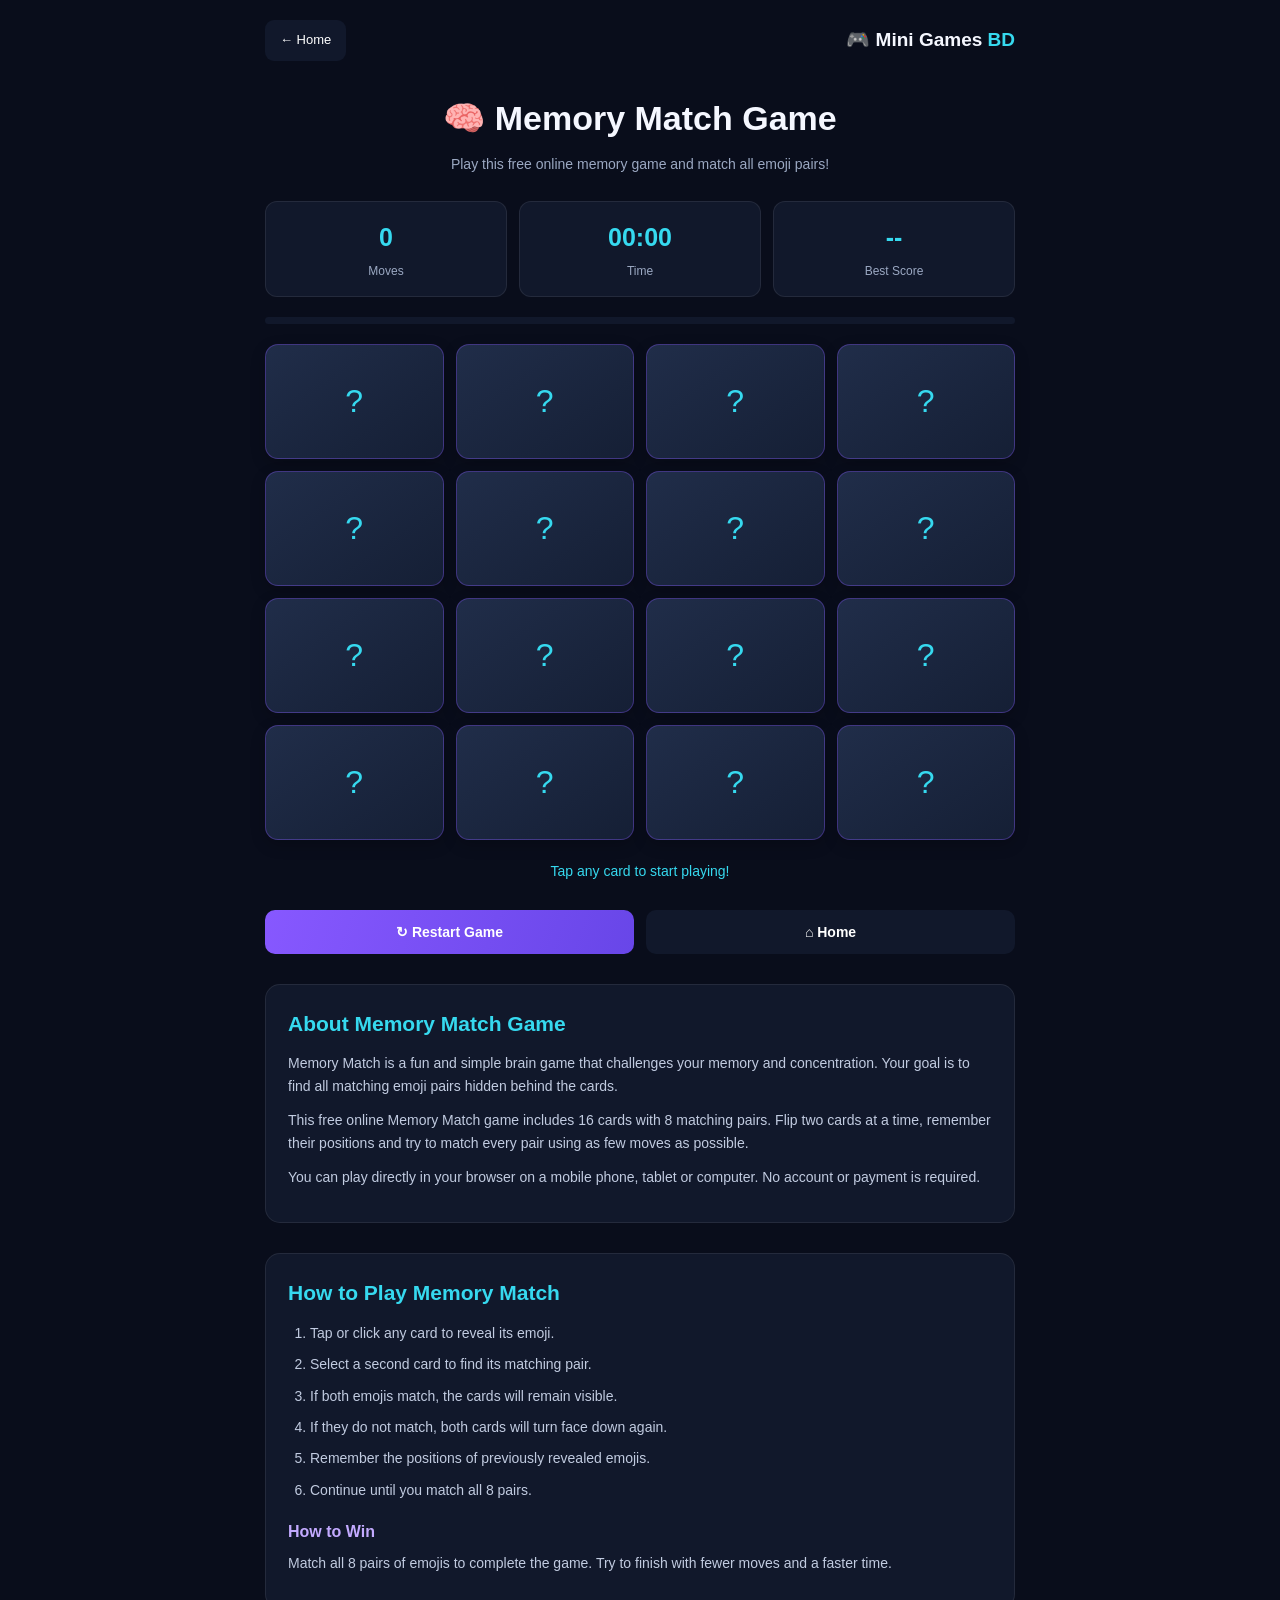
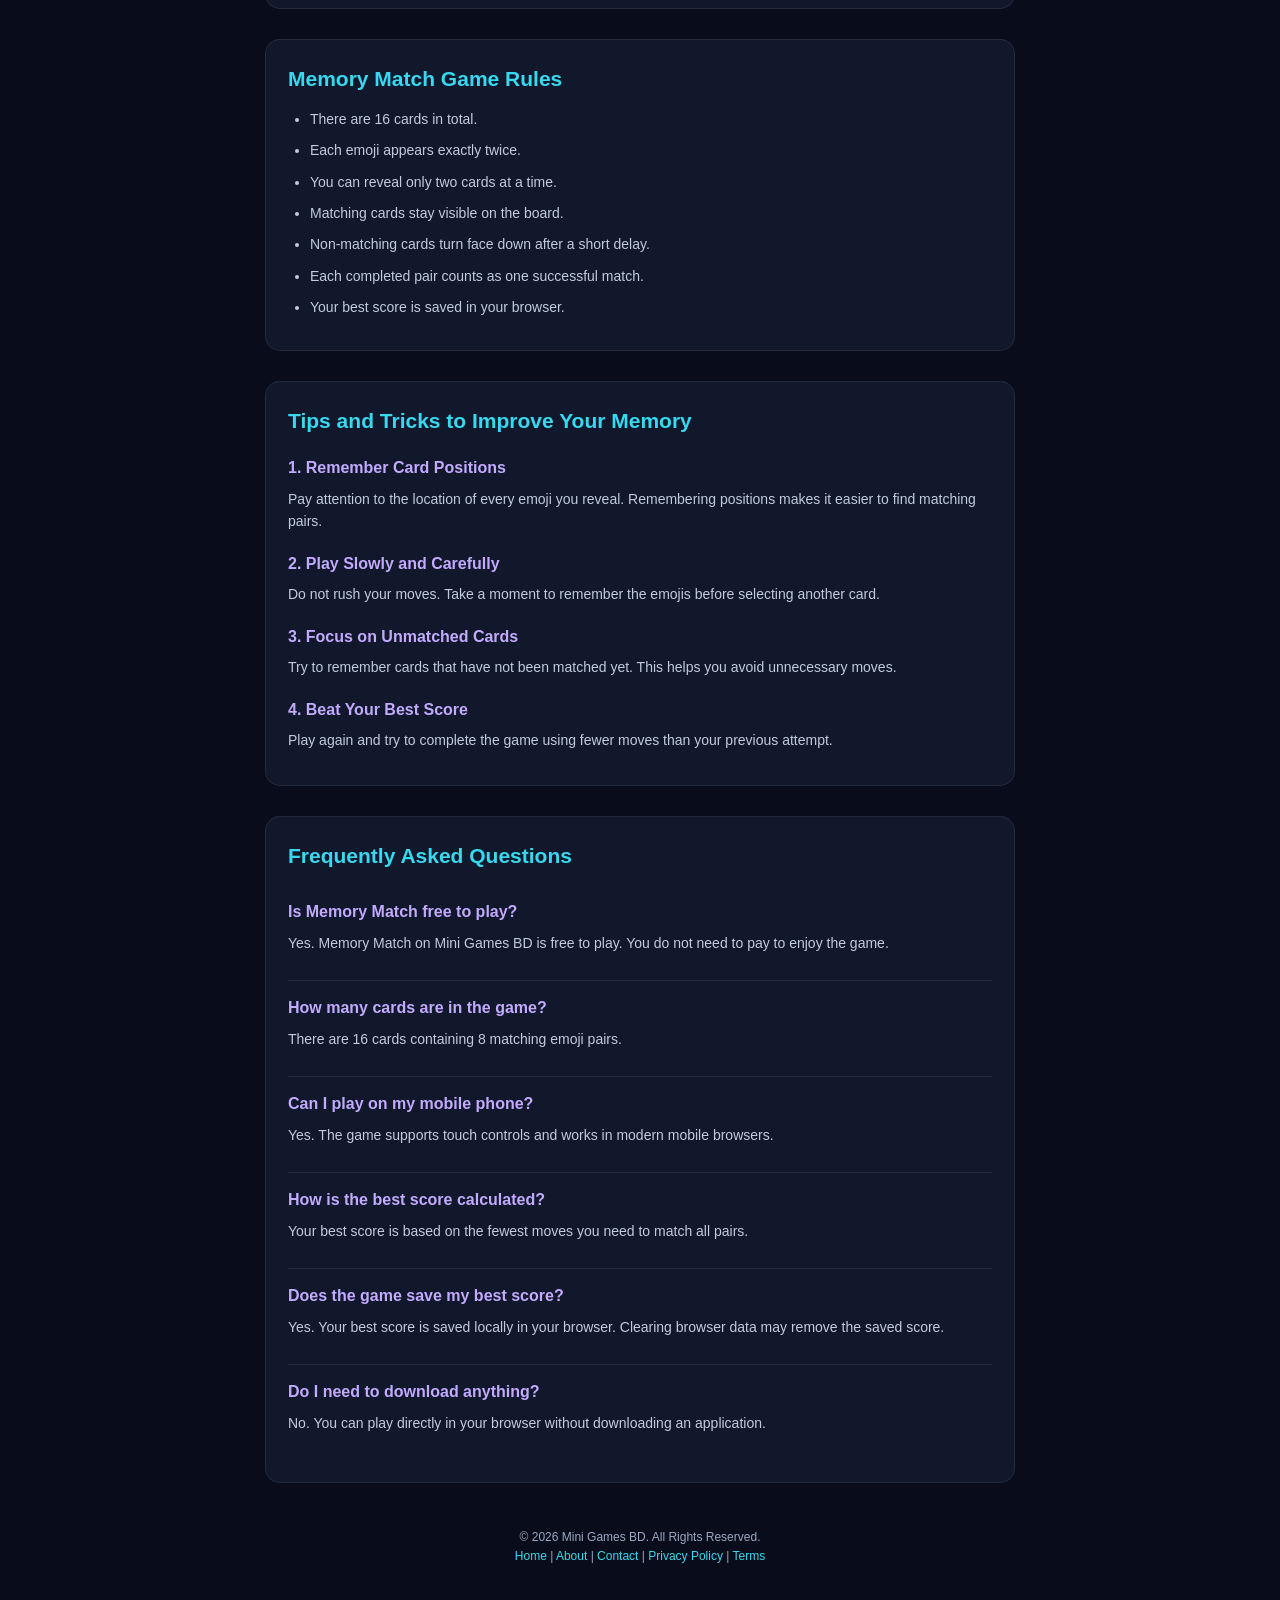
<file: games/memory.html>
<!DOCTYPE html>
<html lang="en">
<head>
<meta charset="UTF-8">
<meta name="viewport" content="width=device-width, initial-scale=1.0">
<meta name="theme-color" content="#090d1b">

<meta name="description" content="Play Memory Match online for free at Mini Games BD. Match emoji pairs, improve your memory, beat your best score and enjoy this fun brain game.">

<meta name="keywords" content="Memory Match, Memory Game Online, Free Memory Game, Brain Game, Mini Games BD">

<title>Memory Match Game Online - Play Free | Mini Games BD</title>

<style>
:root {
  --bg:#090d1b;
  --surface:#11182b;
  --card:#19243c;
  --purple:#8758ff;
  --cyan:#36d9ef;
  --text:#f5f7ff;
  --muted:#9ba8c2;
}

* {
  margin:0;
  padding:0;
  box-sizing:border-box;
}

body {
  font-family:Arial,sans-serif;
  background:var(--bg);
  color:var(--text);
  min-height:100vh;
  padding:20px;
  line-height:1.6;
}

.container {
  max-width:750px;
  margin:auto;
}

header {
  display:flex;
  justify-content:space-between;
  align-items:center;
  margin-bottom:30px;
  gap:10px;
}

.logo {
  font-size:19px;
  font-weight:bold;
}

.logo span {
  color:var(--cyan);
}

.back {
  color:white;
  text-decoration:none;
  background:var(--surface);
  padding:10px 15px;
  border-radius:9px;
  font-size:13px;
}

.heading {
  text-align:center;
  margin-bottom:25px;
}

.heading h1 {
  font-size:34px;
  margin-bottom:8px;
}

.heading p {
  color:var(--muted);
  font-size:14px;
}

.stats {
  display:grid;
  grid-template-columns:repeat(3,1fr);
  gap:12px;
  margin-bottom:20px;
}

.stat {
  background:var(--surface);
  border:1px solid rgba(255,255,255,.08);
  border-radius:12px;
  padding:15px 5px;
  text-align:center;
}

.stat h2 {
  color:var(--cyan);
  font-size:25px;
}

.stat p {
  color:var(--muted);
  font-size:12px;
  margin-top:5px;
}

.progress {
  height:7px;
  background:var(--surface);
  border-radius:20px;
  overflow:hidden;
  margin-bottom:20px;
}

.progress-bar {
  height:100%;
  width:0%;
  background:linear-gradient(90deg,var(--purple),var(--cyan));
  transition:.3s;
}

.game-board {
  display:grid;
  grid-template-columns:repeat(4,1fr);
  gap:12px;
  perspective:1000px;
}

.card {
  height:115px;
  cursor:pointer;
  position:relative;
  transform-style:preserve-3d;
  transition:transform .5s;
}

.card.flipped {
  transform:rotateY(180deg);
}

.card.matched {
  pointer-events:none;
}

.card-face {
  position:absolute;
  inset:0;
  display:flex;
  justify-content:center;
  align-items:center;
  border-radius:13px;
  backface-visibility:hidden;
  -webkit-backface-visibility:hidden;
}

.card-front {
  background:linear-gradient(145deg,#202d49,#151f35);
  border:1px solid rgba(135,88,255,.35);
  font-size:32px;
  color:var(--cyan);
  box-shadow:0 5px 15px rgba(0,0,0,.2);
}

.card-front::after {
  content:"?";
}

.card-back {
  background:linear-gradient(145deg,#32245f,#1c3454);
  transform:rotateY(180deg);
  font-size:43px;
  border:1px solid var(--purple);
}

.card.matched .card-back {
  background:linear-gradient(145deg,#125a48,#177c63);
  border-color:#36d9a0;
}

.controls {
  display:flex;
  gap:12px;
  margin-top:25px;
}

.btn {
  flex:1;
  border:none;
  padding:14px;
  border-radius:10px;
  font-weight:bold;
  font-size:14px;
  cursor:pointer;
  color:white;
  background:var(--surface);
}

.btn.primary {
  background:linear-gradient(110deg,var(--purple),#6846e8);
}

.btn:active {
  transform:scale(.97);
}

.message {
  text-align:center;
  color:var(--cyan);
  margin-top:20px;
  min-height:25px;
  font-size:14px;
}

.result {
  display:none;
  background:var(--surface);
  border:1px solid var(--purple);
  border-radius:16px;
  padding:25px;
  margin-top:20px;
  text-align:center;
  animation:appear .4s ease;
}

.result.show {
  display:block;
}

.result h2 {
  font-size:28px;
  margin-bottom:10px;
}

.result p {
  color:var(--muted);
  margin:8px 0;
}

.info-section {
  margin-top:30px;
  background:var(--surface);
  border:1px solid rgba(255,255,255,.08);
  border-radius:15px;
  padding:22px;
}

.info-section h2 {
  color:var(--cyan);
  font-size:21px;
  margin-bottom:12px;
}

.info-section h3 {
  color:#c3aaff;
  font-size:16px;
  margin-top:18px;
  margin-bottom:7px;
}

.info-section p {
  color:#c1cbe0;
  font-size:14px;
  margin-bottom:12px;
}

.info-section ul,
.info-section ol {
  padding-left:22px;
  color:#c1cbe0;
  font-size:14px;
}

.info-section li {
  margin-bottom:9px;
}

.faq-item {
  border-bottom:1px solid rgba(255,255,255,.08);
  padding:14px 0;
}

.faq-item:last-child {
  border-bottom:none;
}

.faq-item h3 {
  margin-top:0;
}

footer {
  text-align:center;
  color:var(--muted);
  margin-top:45px;
  font-size:12px;
  padding-bottom:15px;
}

footer a {
  color:var(--cyan);
  text-decoration:none;
}

@keyframes appear {
  from {
    opacity:0;
    transform:translateY(15px);
  }
  to {
    opacity:1;
    transform:translateY(0);
  }
}

@media(max-width:450px) {
  body {
    padding:15px;
  }

  .card {
    height:85px;
  }

  .card-back {
    font-size:32px;
  }

  .heading h1 {
    font-size:28px;
  }

  .game-board {
    gap:8px;
  }

  .info-section {
    padding:17px;
  }

  .info-section h2 {
    font-size:19px;
  }
}
</style>
</head>

<body>

<div class="container">

<header>
  <a href="../index.html" class="back">← Home</a>
  <div class="logo">🎮 Mini Games <span>BD</span></div>
</header>

<section class="heading">
  <h1>🧠 Memory Match Game</h1>
  <p>Play this free online memory game and match all emoji pairs!</p>
</section>

<section class="stats">

  <div class="stat">
    <h2 id="moves">0</h2>
    <p>Moves</p>
  </div>

  <div class="stat">
    <h2 id="timer">00:00</h2>
    <p>Time</p>
  </div>

  <div class="stat">
    <h2 id="best">--</h2>
    <p>Best Score</p>
  </div>

</section>

<div class="progress">
  <div class="progress-bar" id="progress"></div>
</div>

<div class="game-board" id="gameBoard"></div>

<div class="message" id="message">
  Tap any card to start playing!
</div>

<div class="controls">
  <button class="btn primary" id="restart">↻ Restart Game</button>
  <button class="btn" id="home">⌂ Home</button>
</div>

<div class="result" id="result">
  <h2>🎉 You Win!</h2>
  <p id="resultMoves"></p>
  <p id="resultTime"></p>
  <p id="resultBest"></p>
  <button class="btn primary" onclick="startGame()" style="margin-top:15px">
    Play Again
  </button>
</div>

<!-- GAME DESCRIPTION -->

<section class="info-section">

<h2>About Memory Match Game</h2>

<p>
Memory Match is a fun and simple brain game that challenges
your memory and concentration. Your goal is to find all
matching emoji pairs hidden behind the cards.
</p>

<p>
This free online Memory Match game includes 16 cards
with 8 matching pairs. Flip two cards at a time, remember
their positions and try to match every pair using as few
moves as possible.
</p>

<p>
You can play directly in your browser on a mobile phone,
tablet or computer. No account or payment is required.
</p>

</section>

<!-- HOW TO PLAY -->

<section class="info-section">

<h2>How to Play Memory Match</h2>

<ol>
  <li>Tap or click any card to reveal its emoji.</li>
  <li>Select a second card to find its matching pair.</li>
  <li>If both emojis match, the cards will remain visible.</li>
  <li>If they do not match, both cards will turn face down again.</li>
  <li>Remember the positions of previously revealed emojis.</li>
  <li>Continue until you match all 8 pairs.</li>
</ol>

<h3>How to Win</h3>

<p>
Match all 8 pairs of emojis to complete the game.
Try to finish with fewer moves and a faster time.
</p>

</section>

<!-- GAME RULES -->

<section class="info-section">

<h2>Memory Match Game Rules</h2>

<ul>
  <li>There are 16 cards in total.</li>
  <li>Each emoji appears exactly twice.</li>
  <li>You can reveal only two cards at a time.</li>
  <li>Matching cards stay visible on the board.</li>
  <li>Non-matching cards turn face down after a short delay.</li>
  <li>Each completed pair counts as one successful match.</li>
  <li>Your best score is saved in your browser.</li>
</ul>

</section>

<!-- TIPS -->

<section class="info-section">

<h2>Tips and Tricks to Improve Your Memory</h2>

<h3>1. Remember Card Positions</h3>
<p>
Pay attention to the location of every emoji you reveal.
Remembering positions makes it easier to find matching pairs.
</p>

<h3>2. Play Slowly and Carefully</h3>
<p>
Do not rush your moves. Take a moment to remember
the emojis before selecting another card.
</p>

<h3>3. Focus on Unmatched Cards</h3>
<p>
Try to remember cards that have not been matched yet.
This helps you avoid unnecessary moves.
</p>

<h3>4. Beat Your Best Score</h3>
<p>
Play again and try to complete the game using fewer moves
than your previous attempt.
</p>

</section>

<!-- FAQ -->

<section class="info-section">

<h2>Frequently Asked Questions</h2>

<div class="faq-item">
  <h3>Is Memory Match free to play?</h3>
  <p>
  Yes. Memory Match on Mini Games BD is free to play.
  You do not need to pay to enjoy the game.
  </p>
</div>

<div class="faq-item">
  <h3>How many cards are in the game?</h3>
  <p>
  There are 16 cards containing 8 matching emoji pairs.
  </p>
</div>

<div class="faq-item">
  <h3>Can I play on my mobile phone?</h3>
  <p>
  Yes. The game supports touch controls and works
  in modern mobile browsers.
  </p>
</div>

<div class="faq-item">
  <h3>How is the best score calculated?</h3>
  <p>
  Your best score is based on the fewest moves
  you need to match all pairs.
  </p>
</div>

<div class="faq-item">
  <h3>Does the game save my best score?</h3>
  <p>
  Yes. Your best score is saved locally in your browser.
  Clearing browser data may remove the saved score.
  </p>
</div>

<div class="faq-item">
  <h3>Do I need to download anything?</h3>
  <p>
  No. You can play directly in your browser without
  downloading an application.
  </p>
</div>

</section>

<footer>
  <p>© <span id="year"></span> Mini Games BD. All Rights Reserved.</p>
  <p>
    <a href="../index.html">Home</a> |
    <a href="../about.html">About</a> |
    <a href="../contact.html">Contact</a> |
    <a href="../privacy.html">Privacy Policy</a> |
    <a href="../terms.html">Terms</a>
  </p>
</footer>

</div>

<script>
const emojis = [
  "🚀","🎮","🍕","⚽",
  "🐱","🌟","🎧","🦋"
];

const board = document.getElementById("gameBoard");
const movesEl = document.getElementById("moves");
const timerEl = document.getElementById("timer");
const bestEl = document.getElementById("best");
const messageEl = document.getElementById("message");
const progressEl = document.getElementById("progress");
const resultEl = document.getElementById("result");

let cards = [];
let firstCard = null;
let secondCard = null;
let lockBoard = false;
let moves = 0;
let matches = 0;
let seconds = 0;
let timer = null;
let started = false;

let best = localStorage.getItem("memoryBest");

bestEl.textContent = best || "--";

document.getElementById("year").textContent =
  new Date().getFullYear();

function shuffle(array) {
  return array.sort(() => Math.random() - 0.5);
}

function startGame() {

  clearInterval(timer);

  moves = 0;
  matches = 0;
  seconds = 0;

  firstCard = null;
  secondCard = null;
  lockBoard = false;
  started = false;

  movesEl.textContent = "0";
  timerEl.textContent = "00:00";
  progressEl.style.width = "0%";

  messageEl.textContent =
    "Tap any card to start playing!";

  resultEl.classList.remove("show");

  cards = shuffle([...emojis, ...emojis]);

  board.innerHTML = "";

  cards.forEach((emoji) => {

    const card = document.createElement("div");

    card.className = "card";
    card.dataset.emoji = emoji;

    card.innerHTML = `
      <div class="card-face card-front"></div>
      <div class="card-face card-back">${emoji}</div>
    `;

    card.addEventListener("click", () => flipCard(card));

    board.appendChild(card);

  });

}

function startTimer() {

  if (started) return;

  started = true;

  timer = setInterval(() => {

    seconds++;

    let mins = Math.floor(seconds / 60);
    let secs = seconds % 60;

    timerEl.textContent =
      String(mins).padStart(2,"0") + ":" +
      String(secs).padStart(2,"0");

  },1000);

}

function flipCard(card) {

  if (
    lockBoard ||
    card === firstCard ||
    card.classList.contains("matched") ||
    card.classList.contains("flipped")
  ) return;

  startTimer();

  card.classList.add("flipped");

  if (!firstCard) {

    firstCard = card;
    return;

  }

  secondCard = card;
  moves++;

  movesEl.textContent = moves;

  checkMatch();

}

function checkMatch() {

  let isMatch =
    firstCard.dataset.emoji === secondCard.dataset.emoji;

  if (isMatch) {

    firstCard.classList.add("matched");
    secondCard.classList.add("matched");

    matches++;

    progressEl.style.width =
      (matches / emojis.length * 100) + "%";

    resetTurn();

    if (matches === emojis.length) {
      finishGame();
    }

  } else {

    lockBoard = true;

    messageEl.textContent = "Not a match! Try again.";

    setTimeout(() => {

      firstCard.classList.remove("flipped");
      secondCard.classList.remove("flipped");

      resetTurn();

    },800);

  }

}

function resetTurn() {

  firstCard = null;
  secondCard = null;
  lockBoard = false;

}

function finishGame() {

  clearInterval(timer);

  messageEl.textContent =
    "Amazing! You matched all the cards!";

  let isNewBest = !best || moves < Number(best);

  if (isNewBest) {

    best = moves;

    localStorage.setItem("memoryBest",best);

    bestEl.textContent = best;

  }

  document.getElementById("resultMoves").textContent =
    "Total Moves: " + moves;

  document.getElementById("resultTime").textContent =
    "Time: " + timerEl.textContent;

  document.getElementById("resultBest").textContent =
    isNewBest ? "🏆 New Best Score!" : "Best Score: " + best;

  resultEl.classList.add("show");

}

document.getElementById("restart").addEventListener(
  "click",startGame
);

document.getElementById("home").addEventListener(
  "click",() => {
    window.location.href = "../index.html";
  }
);

startGame();
</script>

</body>
</html>
</file>
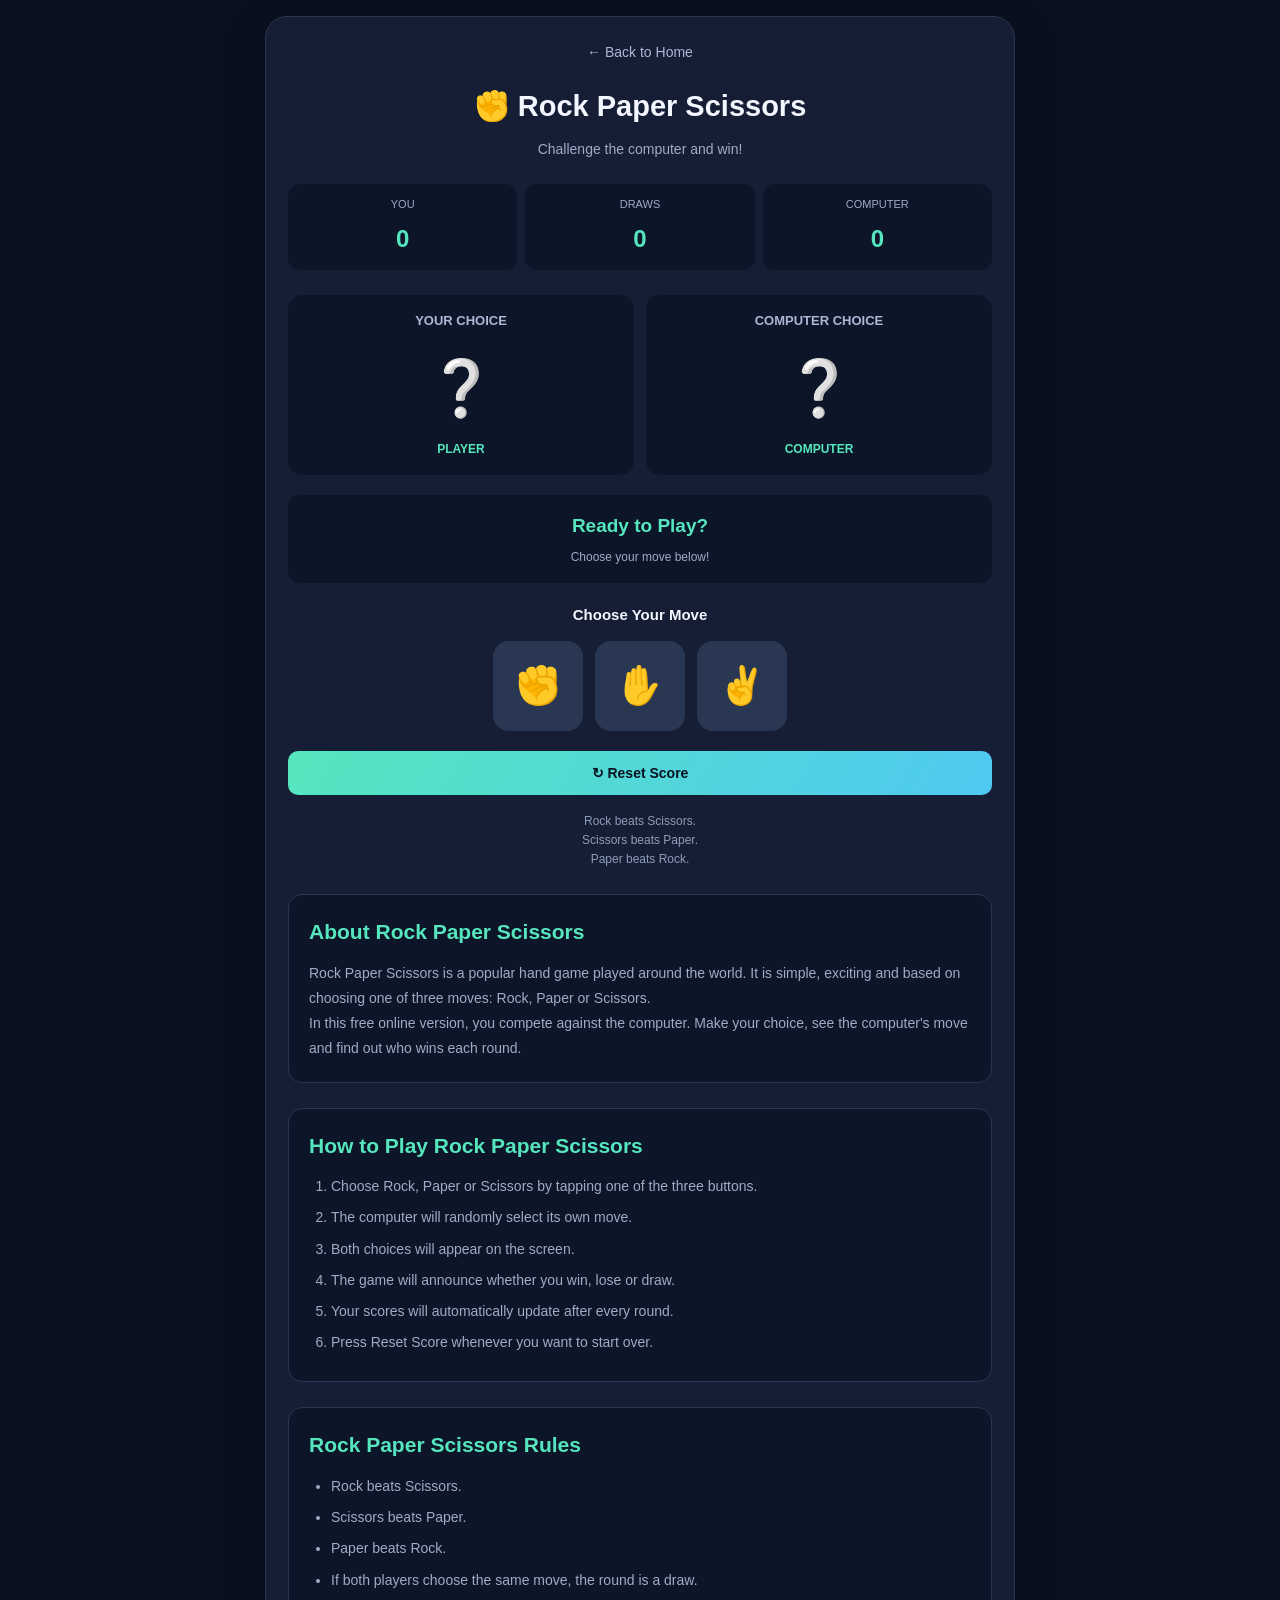
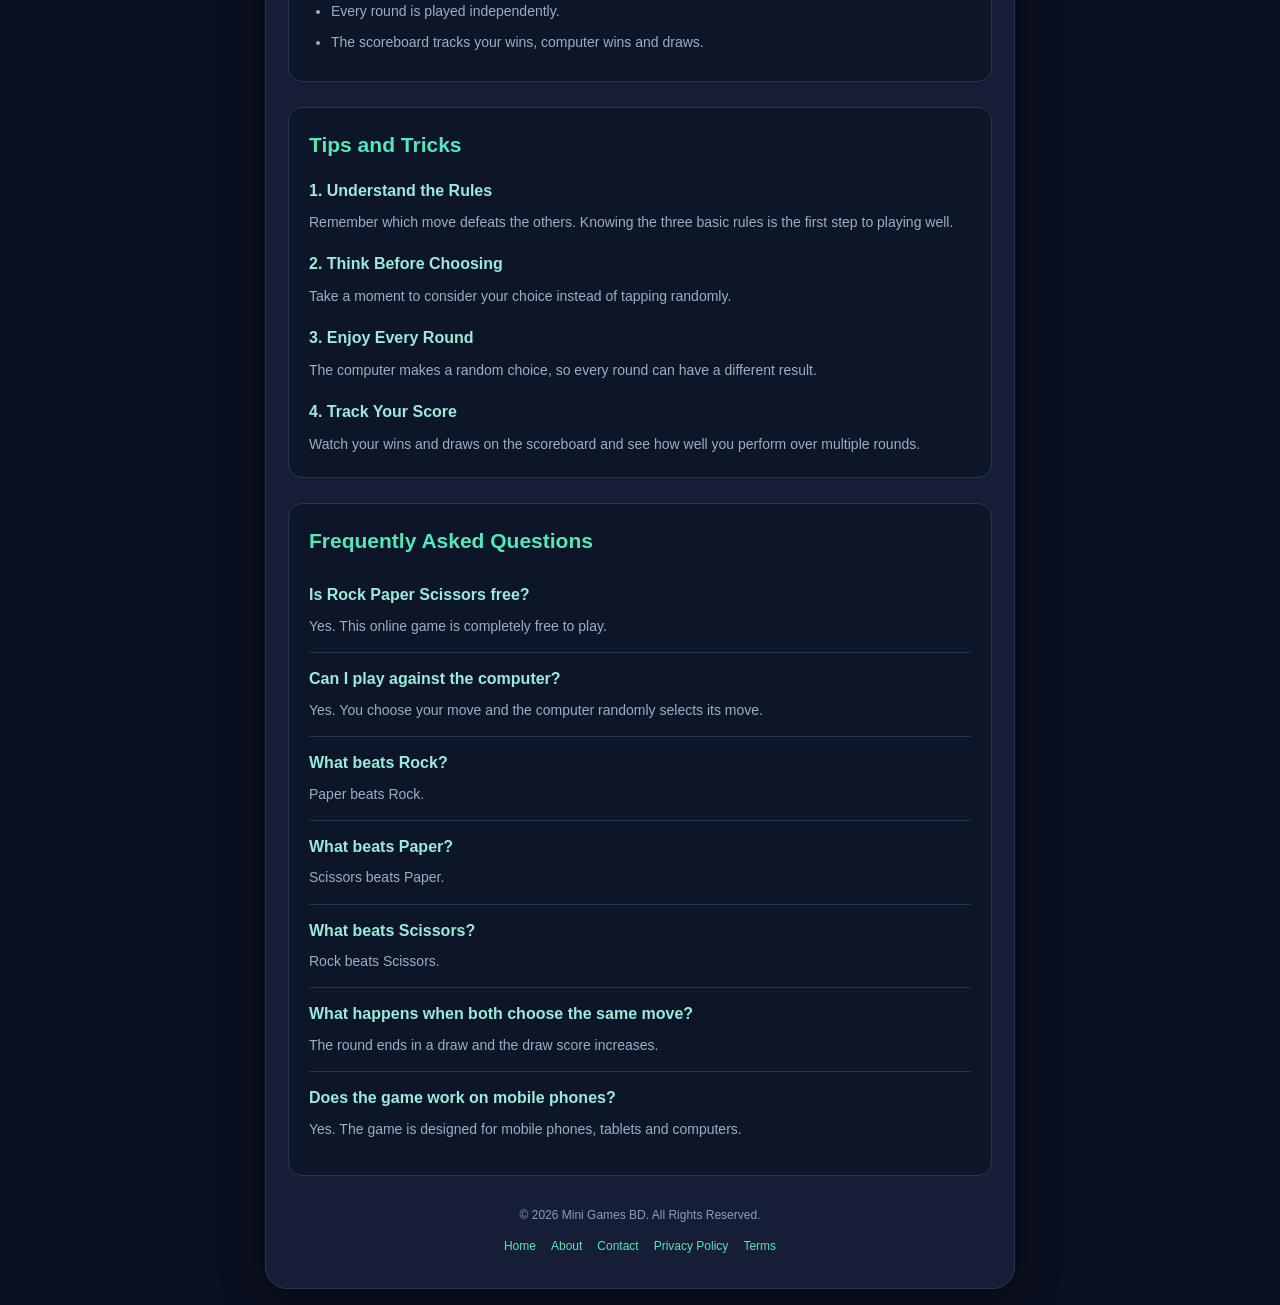
<file: games/rps.html>
<!DOCTYPE html>
<html lang="en">
<head>
<meta charset="UTF-8">
<meta name="viewport" content="width=device-width, initial-scale=1.0">
<meta name="theme-color" content="#0b1020">

<meta name="description" content="Play Rock Paper Scissors online for free at Mini Games BD. Challenge the computer, choose rock, paper or scissors and see who wins!">
<meta name="keywords" content="Rock Paper Scissors, online Rock Paper Scissors, free hand game, rock paper scissors vs computer, Mini Games BD">

<title>Rock Paper Scissors Online - Play Free | Mini Games BD</title>

<style>
*{
  margin:0;
  padding:0;
  box-sizing:border-box;
}

body{
  font-family:Arial,sans-serif;
  background:#0b1020;
  color:#f4f6ff;
  min-height:100vh;
  display:flex;
  justify-content:center;
  align-items:flex-start;
  padding:16px;
  line-height:1.6;
}

.game{
  width:100%;
  max-width:750px;
  background:#151e34;
  border:1px solid #293653;
  border-radius:22px;
  padding:22px;
  text-align:center;
  box-shadow:0 15px 45px #0005;
}

.back{
  display:inline-block;
  color:#aab8d4;
  text-decoration:none;
  margin-bottom:20px;
  font-size:14px;
}

h1{
  font-size:29px;
  margin-bottom:8px;
}

.subtitle{
  color:#9eacc6;
  font-size:14px;
  margin-bottom:24px;
}

.scores{
  display:grid;
  grid-template-columns:repeat(3,1fr);
  gap:8px;
  margin-bottom:25px;
}

.score-box{
  background:#0d1528;
  border-radius:12px;
  padding:12px 5px;
}

.score-box span{
  display:block;
  color:#9eacc6;
  font-size:11px;
  margin-bottom:6px;
}

.score-box strong{
  color:#55e6bd;
  font-size:24px;
}

.battle{
  display:grid;
  grid-template-columns:1fr 1fr;
  gap:12px;
  margin-bottom:20px;
}

.player{
  background:#0d1528;
  border-radius:14px;
  padding:16px 8px;
}

.player h3{
  color:#aab8d4;
  font-size:13px;
  margin-bottom:12px;
}

.hand{
  font-size:55px;
  min-height:68px;
  display:flex;
  align-items:center;
  justify-content:center;
}

.vs{
  color:#55e6bd;
  font-weight:bold;
  font-size:12px;
  margin-top:8px;
}

.result{
  background:#0d1528;
  border-radius:12px;
  padding:16px;
  min-height:72px;
  margin-bottom:20px;
  display:flex;
  justify-content:center;
  align-items:center;
  flex-direction:column;
  gap:6px;
}

.result strong{
  font-size:19px;
  color:#55e6bd;
}

.result span{
  color:#9eacc6;
  font-size:12px;
}

.choices-title{
  font-size:15px;
  margin-bottom:14px;
}

.choices{
  display:flex;
  justify-content:center;
  gap:12px;
}

.choice{
  width:90px;
  height:90px;
  border-radius:16px;
  background:#293753;
  color:white;
  border:2px solid transparent;
  font-size:37px;
  transition:.2s;
}

.choice:active{
  transform:scale(.92);
}

.choice:hover{
  border-color:#55e6bd;
  background:#344565;
}

.reset{
  width:100%;
  margin-top:20px;
  background:linear-gradient(120deg,#55e6bd,#50c9f2);
  color:#081322;
  padding:14px;
  font-size:14px;
  border-radius:10px;
}

button{
  cursor:pointer;
  font-weight:bold;
  border:0;
}

.help{
  color:#8e9db8;
  font-size:12px;
  line-height:1.6;
  margin-top:17px;
}

.info-section{
  text-align:left;
  background:#0d1528;
  border:1px solid #293653;
  border-radius:14px;
  padding:20px;
  margin-top:25px;
}

.info-section h2{
  color:#55e6bd;
  font-size:21px;
  margin-bottom:12px;
}

.info-section h3{
  color:#9cebd8;
  font-size:16px;
  margin:16px 0 7px;
}

.info-section p,
.info-section li{
  color:#9eacc6;
  font-size:14px;
  line-height:1.8;
}

.info-section ul,
.info-section ol{
  padding-left:22px;
}

.info-section li{
  margin-bottom:6px;
}

.faq-item{
  border-bottom:1px solid #293653;
  padding:13px 0;
}

.faq-item:last-child{
  border-bottom:none;
}

.faq-item h3{
  margin:0 0 6px;
}

footer{
  color:#8e9db8;
  font-size:12px;
  margin-top:30px;
  padding-bottom:10px;
}

.footer-links{
  display:flex;
  flex-wrap:wrap;
  justify-content:center;
  gap:15px;
  margin-top:12px;
}

.footer-links a{
  color:#55e6bd;
  text-decoration:none;
}

.footer-links a:hover{
  text-decoration:underline;
}

@media(max-width:360px){
  .game{padding:15px}
  h1{font-size:25px}
  .choice{width:75px;height:75px;font-size:32px}
  .hand{font-size:45px}
  .info-section{padding:16px}
}
</style>
</head>

<body>

<div class="game">

<a href="../index.html" class="back">← Back to Home</a>

<h1>✊ Rock Paper Scissors</h1>
<p class="subtitle">Challenge the computer and win!</p>

<div class="scores">

  <div class="score-box">
    <span>YOU</span>
    <strong id="playerScore">0</strong>
  </div>

  <div class="score-box">
    <span>DRAWS</span>
    <strong id="drawScore">0</strong>
  </div>

  <div class="score-box">
    <span>COMPUTER</span>
    <strong id="computerScore">0</strong>
  </div>

</div>

<div class="battle">

  <div class="player">
    <h3>YOUR CHOICE</h3>
    <div class="hand" id="playerHand">❔</div>
    <div class="vs">PLAYER</div>
  </div>

  <div class="player">
    <h3>COMPUTER CHOICE</h3>
    <div class="hand" id="computerHand">❔</div>
    <div class="vs">COMPUTER</div>
  </div>

</div>

<div class="result" id="result">
  <strong>Ready to Play?</strong>
  <span>Choose your move below!</span>
</div>

<h3 class="choices-title">Choose Your Move</h3>

<div class="choices">

  <button class="choice" data-choice="rock" aria-label="Rock">✊</button>

  <button class="choice" data-choice="paper" aria-label="Paper">✋</button>

  <button class="choice" data-choice="scissors" aria-label="Scissors">✌️</button>

</div>

<button class="reset" id="resetBtn">↻ Reset Score</button>

<p class="help">
  Rock beats Scissors.<br>
  Scissors beats Paper.<br>
  Paper beats Rock.
</p>

<section class="info-section">
  <h2>About Rock Paper Scissors</h2>
  <p>
    Rock Paper Scissors is a popular hand game played around
    the world. It is simple, exciting and based on choosing
    one of three moves: Rock, Paper or Scissors.
  </p>
  <p>
    In this free online version, you compete against the
    computer. Make your choice, see the computer's move and
    find out who wins each round.
  </p>
</section>

<section class="info-section">
  <h2>How to Play Rock Paper Scissors</h2>
  <ol>
    <li>Choose Rock, Paper or Scissors by tapping one of the three buttons.</li>
    <li>The computer will randomly select its own move.</li>
    <li>Both choices will appear on the screen.</li>
    <li>The game will announce whether you win, lose or draw.</li>
    <li>Your scores will automatically update after every round.</li>
    <li>Press Reset Score whenever you want to start over.</li>
  </ol>
</section>

<section class="info-section">
  <h2>Rock Paper Scissors Rules</h2>
  <ul>
    <li>Rock beats Scissors.</li>
    <li>Scissors beats Paper.</li>
    <li>Paper beats Rock.</li>
    <li>If both players choose the same move, the round is a draw.</li>
    <li>Every round is played independently.</li>
    <li>The scoreboard tracks your wins, computer wins and draws.</li>
  </ul>
</section>

<section class="info-section">
  <h2>Tips and Tricks</h2>

  <h3>1. Understand the Rules</h3>
  <p>
    Remember which move defeats the others. Knowing the three
    basic rules is the first step to playing well.
  </p>

  <h3>2. Think Before Choosing</h3>
  <p>
    Take a moment to consider your choice instead of tapping
    randomly.
  </p>

  <h3>3. Enjoy Every Round</h3>
  <p>
    The computer makes a random choice, so every round can
    have a different result.
  </p>

  <h3>4. Track Your Score</h3>
  <p>
    Watch your wins and draws on the scoreboard and see how
    well you perform over multiple rounds.
  </p>
</section>

<section class="info-section">
  <h2>Frequently Asked Questions</h2>

  <div class="faq-item">
    <h3>Is Rock Paper Scissors free?</h3>
    <p>Yes. This online game is completely free to play.</p>
  </div>

  <div class="faq-item">
    <h3>Can I play against the computer?</h3>
    <p>Yes. You choose your move and the computer randomly selects its move.</p>
  </div>

  <div class="faq-item">
    <h3>What beats Rock?</h3>
    <p>Paper beats Rock.</p>
  </div>

  <div class="faq-item">
    <h3>What beats Paper?</h3>
    <p>Scissors beats Paper.</p>
  </div>

  <div class="faq-item">
    <h3>What beats Scissors?</h3>
    <p>Rock beats Scissors.</p>
  </div>

  <div class="faq-item">
    <h3>What happens when both choose the same move?</h3>
    <p>The round ends in a draw and the draw score increases.</p>
  </div>

  <div class="faq-item">
    <h3>Does the game work on mobile phones?</h3>
    <p>Yes. The game is designed for mobile phones, tablets and computers.</p>
  </div>
</section>

<footer>
  © <span id="year"></span> Mini Games BD. All Rights Reserved.

  <div class="footer-links">
    <a href="../index.html">Home</a>
    <a href="../about.html">About</a>
    <a href="../contact.html">Contact</a>
    <a href="../privacy.html">Privacy Policy</a>
    <a href="../terms.html">Terms</a>
  </div>
</footer>

</div>

<script>
document.getElementById("year").textContent =
  new Date().getFullYear();

const playerHand = document.getElementById("playerHand");
const computerHand = document.getElementById("computerHand");

const playerScoreText = document.getElementById("playerScore");
const computerScoreText = document.getElementById("computerScore");
const drawScoreText = document.getElementById("drawScore");

const resultBox = document.getElementById("result");
const resetBtn = document.getElementById("resetBtn");

const choices = {
  rock:"✊",
  paper:"✋",
  scissors:"✌️"
};

let playerScore = 0;
let computerScore = 0;
let drawScore = 0;

function play(playerChoice){

  const options = ["rock","paper","scissors"];

  const computerChoice =
    options[Math.floor(Math.random()*3)];

  playerHand.textContent = choices[playerChoice];
  computerHand.textContent = choices[computerChoice];

  let result = "";
  let detail = "";

  if(playerChoice===computerChoice){

    drawScore++;
    result = "🤝 It's a Draw!";
    detail = "Both chose "+playerChoice+".";

  }else if(
    (playerChoice==="rock" && computerChoice==="scissors") ||
    (playerChoice==="paper" && computerChoice==="rock") ||
    (playerChoice==="scissors" && computerChoice==="paper")
  ){

    playerScore++;
    result = "🎉 You Win!";
    detail = playerChoice+" beats "+computerChoice+".";

  }else{

    computerScore++;
    result = "😢 You Lose!";
    detail = computerChoice+" beats "+playerChoice+".";

  }

  updateScore();

  const strong = document.createElement("strong");
  strong.textContent = result;

  const span = document.createElement("span");
  span.textContent = detail;

  resultBox.replaceChildren(strong,span);
}

function updateScore(){

  playerScoreText.textContent = playerScore;
  computerScoreText.textContent = computerScore;
  drawScoreText.textContent = drawScore;

}

document.querySelectorAll("[data-choice]").forEach(button=>{

  button.addEventListener("click",()=>{

    play(button.dataset.choice);

  });

});

resetBtn.addEventListener("click",()=>{

  playerScore = 0;
  computerScore = 0;
  drawScore = 0;

  updateScore();

  playerHand.textContent = "❔";
  computerHand.textContent = "❔";

  const strong = document.createElement("strong");
  strong.textContent = "Score Reset!";

  const span = document.createElement("span");
  span.textContent = "Choose your move and play again.";

  resultBox.replaceChildren(strong,span);

});
</script>

</body>
</html>
</file>
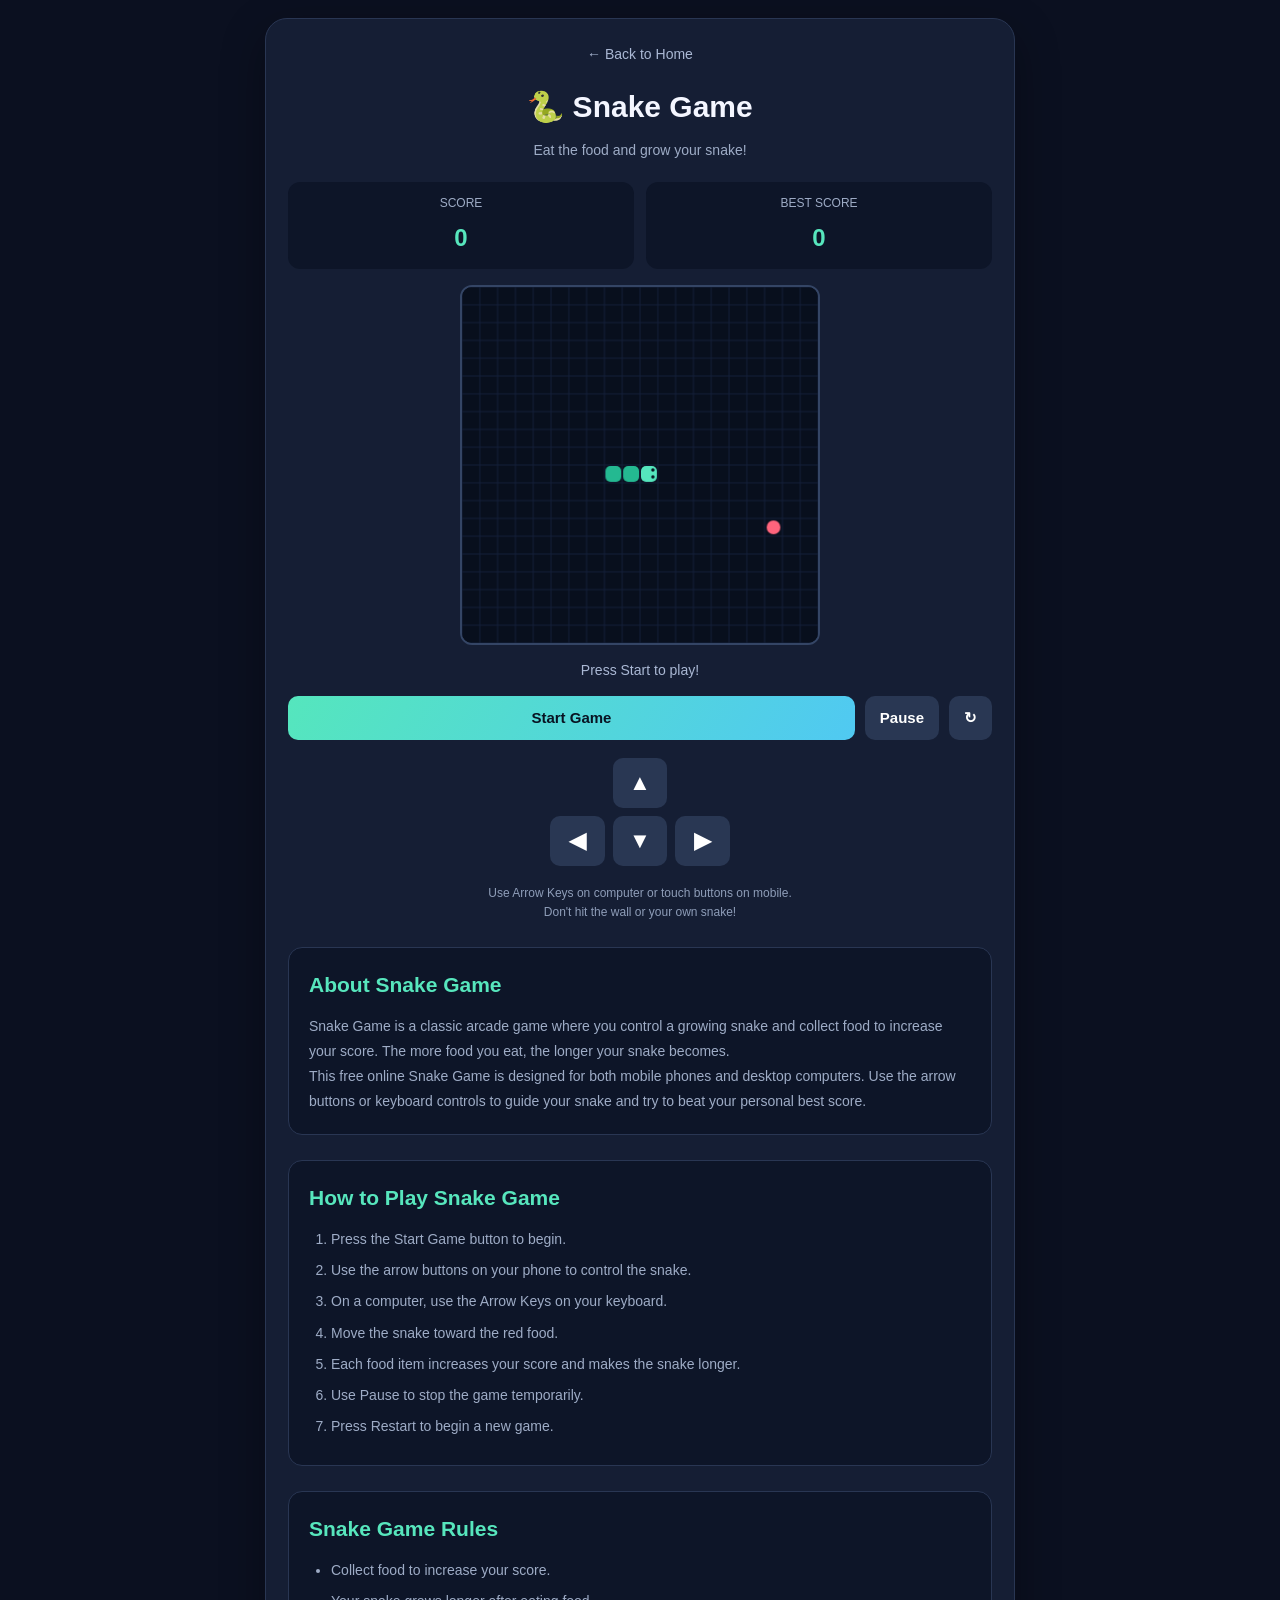
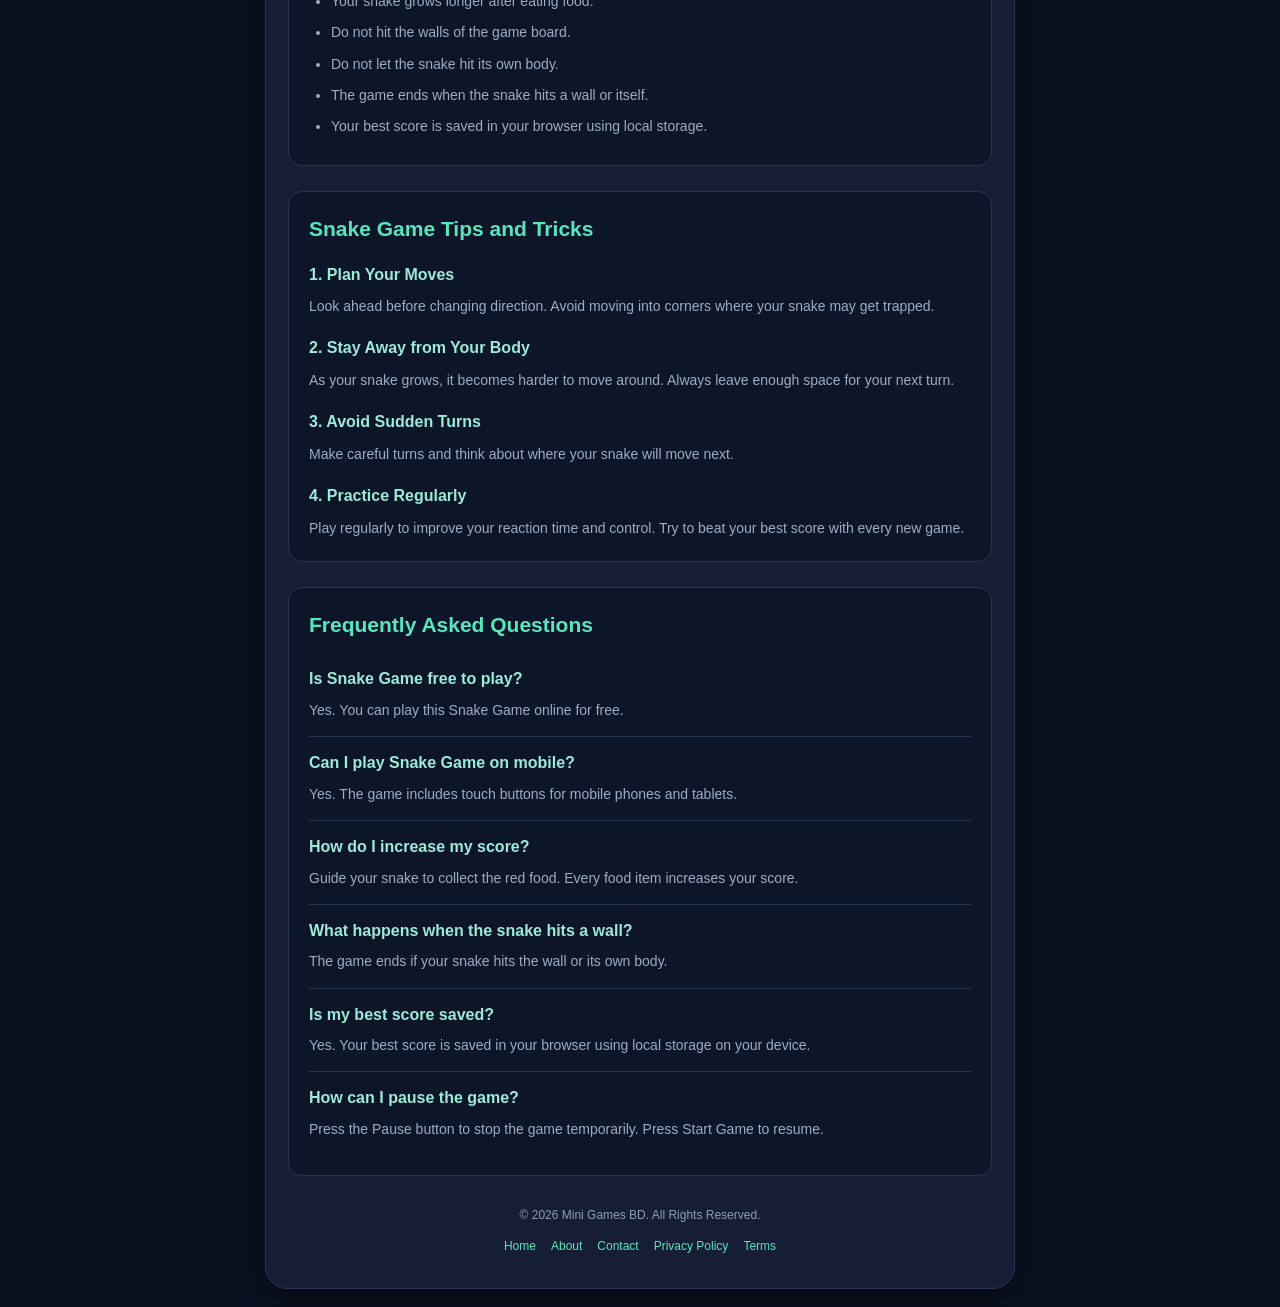
<file: games/snake.html>
<!DOCTYPE html>
<html lang="en">
<head>
<meta charset="UTF-8">
<meta name="viewport" content="width=device-width, initial-scale=1.0">
<meta name="theme-color" content="#0b1020">

<meta name="description" content="Play Snake Game online for free at Mini Games BD. Eat food, grow your snake, beat your best score and enjoy this classic arcade game.">
<meta name="keywords" content="Snake Game, online Snake Game, free Snake Game, classic snake game, mobile snake game, Mini Games BD">

<title>Snake Game Online - Play Free | Mini Games BD</title>

<style>
*{margin:0;padding:0;box-sizing:border-box}

body{
  font-family:Arial,sans-serif;
  background:#0b1020;
  color:#f4f6ff;
  min-height:100vh;
  display:flex;
  justify-content:center;
  align-items:flex-start;
  padding:18px;
  line-height:1.6;
}

.game{
  width:100%;
  max-width:750px;
  background:#151e34;
  border:1px solid #293653;
  border-radius:22px;
  padding:22px;
  text-align:center;
  box-shadow:0 15px 45px #0005;
}

.back{
  display:inline-block;
  color:#aab8d4;
  text-decoration:none;
  margin-bottom:18px;
  font-size:14px;
}

h1{
  font-size:30px;
  margin-bottom:8px;
}

.subtitle{
  color:#9eacc6;
  font-size:14px;
  margin-bottom:20px;
}

.scores{
  display:flex;
  gap:12px;
  margin-bottom:16px;
}

.score-box{
  flex:1;
  background:#0d1528;
  padding:12px;
  border-radius:12px;
}

.score-box span{
  display:block;
  color:#9eacc6;
  font-size:12px;
  margin-bottom:6px;
}

.score-box strong{
  font-size:24px;
  color:#57e6bd;
}

canvas{
  display:block;
  width:100%;
  max-width:360px;
  aspect-ratio:1;
  margin:auto;
  background:#080f1d;
  border:2px solid #344565;
  border-radius:12px;
}

.status{
  color:#aab8d4;
  min-height:22px;
  margin:14px 0;
  font-size:14px;
}

.buttons{
  display:flex;
  gap:10px;
  margin-bottom:18px;
}

button{
  border:0;
  border-radius:10px;
  padding:13px 15px;
  font-size:15px;
  font-weight:bold;
  cursor:pointer;
}

.main-btn{
  flex:1;
  color:#081322;
  background:linear-gradient(120deg,#55e6bd,#50c9f2);
}

.secondary{
  background:#293753;
  color:#fff;
}

.controls{
  width:180px;
  margin:0 auto;
  display:grid;
  grid-template-columns:repeat(3,1fr);
  gap:8px;
}

.controls button{
  background:#293753;
  color:white;
  font-size:22px;
  padding:12px 5px;
  touch-action:manipulation;
}

.controls .empty{
  visibility:hidden;
}

.help{
  color:#8e9db8;
  font-size:12px;
  margin-top:18px;
  line-height:1.6;
}

.info-section{
  text-align:left;
  background:#0d1528;
  border:1px solid #293653;
  border-radius:14px;
  padding:20px;
  margin-top:25px;
}

.info-section h2{
  color:#57e6bd;
  font-size:21px;
  margin-bottom:12px;
}

.info-section h3{
  color:#9cebd8;
  font-size:16px;
  margin:16px 0 7px;
}

.info-section p,
.info-section li{
  color:#9eacc6;
  font-size:14px;
  line-height:1.8;
}

.info-section ul,
.info-section ol{
  padding-left:22px;
}

.info-section li{
  margin-bottom:6px;
}

.faq-item{
  border-bottom:1px solid #293653;
  padding:13px 0;
}

.faq-item:last-child{
  border-bottom:none;
}

.faq-item h3{
  margin:0 0 6px;
}

footer{
  color:#8e9db8;
  font-size:12px;
  margin-top:30px;
  padding-bottom:10px;
}

.footer-links{
  display:flex;
  flex-wrap:wrap;
  justify-content:center;
  gap:15px;
  margin-top:12px;
}

.footer-links a{
  color:#57e6bd;
  text-decoration:none;
}

.footer-links a:hover{
  text-decoration:underline;
}

@media(max-width:380px){
  .game{padding:15px}
  h1{font-size:25px}
  .buttons{gap:6px}
  .buttons button{padding:12px 7px;font-size:13px}
  .info-section{padding:16px}
}
</style>
</head>

<body>

<div class="game">

<a href="../index.html" class="back">← Back to Home</a>

<h1>🐍 Snake Game</h1>
<p class="subtitle">Eat the food and grow your snake!</p>

<div class="scores">
  <div class="score-box">
    <span>SCORE</span>
    <strong id="score">0</strong>
  </div>
  <div class="score-box">
    <span>BEST SCORE</span>
    <strong id="best">0</strong>
  </div>
</div>

<canvas id="board" width="360" height="360"></canvas>

<p class="status" id="status">Press Start to play!</p>

<div class="buttons">
  <button class="main-btn" id="startBtn">Start Game</button>
  <button class="secondary" id="pauseBtn">Pause</button>
  <button class="secondary" id="restartBtn">↻</button>
</div>

<div class="controls">
  <button class="empty"> </button>
  <button data-dir="up">▲</button>
  <button class="empty"> </button>

  <button data-dir="left">◀</button>
  <button data-dir="down">▼</button>
  <button data-dir="right">▶</button>
</div>

<p class="help">
  Use Arrow Keys on computer or touch buttons on mobile.<br>
  Don't hit the wall or your own snake!
</p>

<section class="info-section">
  <h2>About Snake Game</h2>
  <p>
    Snake Game is a classic arcade game where you control a
    growing snake and collect food to increase your score.
    The more food you eat, the longer your snake becomes.
  </p>
  <p>
    This free online Snake Game is designed for both mobile
    phones and desktop computers. Use the arrow buttons or
    keyboard controls to guide your snake and try to beat
    your personal best score.
  </p>
</section>

<section class="info-section">
  <h2>How to Play Snake Game</h2>
  <ol>
    <li>Press the Start Game button to begin.</li>
    <li>Use the arrow buttons on your phone to control the snake.</li>
    <li>On a computer, use the Arrow Keys on your keyboard.</li>
    <li>Move the snake toward the red food.</li>
    <li>Each food item increases your score and makes the snake longer.</li>
    <li>Use Pause to stop the game temporarily.</li>
    <li>Press Restart to begin a new game.</li>
  </ol>
</section>

<section class="info-section">
  <h2>Snake Game Rules</h2>
  <ul>
    <li>Collect food to increase your score.</li>
    <li>Your snake grows longer after eating food.</li>
    <li>Do not hit the walls of the game board.</li>
    <li>Do not let the snake hit its own body.</li>
    <li>The game ends when the snake hits a wall or itself.</li>
    <li>Your best score is saved in your browser using local storage.</li>
  </ul>
</section>

<section class="info-section">
  <h2>Snake Game Tips and Tricks</h2>

  <h3>1. Plan Your Moves</h3>
  <p>
    Look ahead before changing direction. Avoid moving into
    corners where your snake may get trapped.
  </p>

  <h3>2. Stay Away from Your Body</h3>
  <p>
    As your snake grows, it becomes harder to move around.
    Always leave enough space for your next turn.
  </p>

  <h3>3. Avoid Sudden Turns</h3>
  <p>
    Make careful turns and think about where your snake will
    move next.
  </p>

  <h3>4. Practice Regularly</h3>
  <p>
    Play regularly to improve your reaction time and control.
    Try to beat your best score with every new game.
  </p>
</section>

<section class="info-section">
  <h2>Frequently Asked Questions</h2>

  <div class="faq-item">
    <h3>Is Snake Game free to play?</h3>
    <p>Yes. You can play this Snake Game online for free.</p>
  </div>

  <div class="faq-item">
    <h3>Can I play Snake Game on mobile?</h3>
    <p>
      Yes. The game includes touch buttons for mobile phones
      and tablets.
    </p>
  </div>

  <div class="faq-item">
    <h3>How do I increase my score?</h3>
    <p>
      Guide your snake to collect the red food. Every food
      item increases your score.
    </p>
  </div>

  <div class="faq-item">
    <h3>What happens when the snake hits a wall?</h3>
    <p>
      The game ends if your snake hits the wall or its own body.
    </p>
  </div>

  <div class="faq-item">
    <h3>Is my best score saved?</h3>
    <p>
      Yes. Your best score is saved in your browser using
      local storage on your device.
    </p>
  </div>

  <div class="faq-item">
    <h3>How can I pause the game?</h3>
    <p>
      Press the Pause button to stop the game temporarily.
      Press Start Game to resume.
    </p>
  </div>
</section>

<footer>
  © <span id="year"></span> Mini Games BD. All Rights Reserved.

  <div class="footer-links">
    <a href="../index.html">Home</a>
    <a href="../about.html">About</a>
    <a href="../contact.html">Contact</a>
    <a href="../privacy.html">Privacy Policy</a>
    <a href="../terms.html">Terms</a>
  </div>
</footer>

</div>

<script>
const canvas = document.getElementById("board");
const ctx = canvas.getContext("2d");

const scoreText = document.getElementById("score");
const bestText = document.getElementById("best");
const statusText = document.getElementById("status");
const startBtn = document.getElementById("startBtn");
const pauseBtn = document.getElementById("pauseBtn");
const restartBtn = document.getElementById("restartBtn");

const tile = 18;
const total = 20;

let snake;
let food;
let direction;
let nextDirection;
let score = 0;
let best = Number(localStorage.getItem("snakeBest")) || 0;
let timer = null;
let running = false;
let gameOver = false;

document.getElementById("year").textContent =
  new Date().getFullYear();

bestText.textContent = best;

function resetGame(){
  clearInterval(timer);
  timer = null;

  snake = [
    {x:10,y:10},
    {x:9,y:10},
    {x:8,y:10}
  ];

  direction = "right";
  nextDirection = "right";
  score = 0;
  running = false;
  gameOver = false;

  scoreText.textContent = score;
  statusText.textContent = "Press Start to play!";
  startBtn.textContent = "Start Game";
  pauseBtn.textContent = "Pause";

  createFood();
  draw();
}

function createFood(){
  do{
    food = {
      x:Math.floor(Math.random()*total),
      y:Math.floor(Math.random()*total)
    };
  }while(snake.some(part=>part.x===food.x && part.y===food.y));
}

function draw(){
  ctx.fillStyle = "#080f1d";
  ctx.fillRect(0,0,360,360);

  ctx.strokeStyle = "#14213a";
  ctx.lineWidth = 1;

  for(let i=0;i<=360;i+=tile){
    ctx.beginPath();
    ctx.moveTo(i,0);
    ctx.lineTo(i,360);
    ctx.stroke();

    ctx.beginPath();
    ctx.moveTo(0,i);
    ctx.lineTo(360,i);
    ctx.stroke();
  }

  ctx.fillStyle = "#ff647c";
  ctx.beginPath();
  ctx.arc(
    food.x*tile+tile/2,
    food.y*tile+tile/2,
    tile/2-2,
    0,
    Math.PI*2
  );
  ctx.fill();

  snake.forEach((part,index)=>{
    ctx.fillStyle = index===0 ? "#55e6bd" : "#24b991";

    ctx.beginPath();
    ctx.roundRect(
      part.x*tile+1,
      part.y*tile+1,
      tile-2,
      tile-2,
      5
    );
    ctx.fill();
  });

  const head = snake[0];
  ctx.fillStyle = "#071521";

  let eye1,eye2;

  if(direction==="right"){
    eye1=[head.x*tile+13,head.y*tile+5];
    eye2=[head.x*tile+13,head.y*tile+12];
  }else if(direction==="left"){
    eye1=[head.x*tile+5,head.y*tile+5];
    eye2=[head.x*tile+5,head.y*tile+12];
  }else if(direction==="up"){
    eye1=[head.x*tile+5,head.y*tile+5];
    eye2=[head.x*tile+12,head.y*tile+5];
  }else{
    eye1=[head.x*tile+5,head.y*tile+13];
    eye2=[head.x*tile+12,head.y*tile+13];
  }

  [eye1,eye2].forEach(eye=>{
    ctx.beginPath();
    ctx.arc(eye[0],eye[1],1.7,0,Math.PI*2);
    ctx.fill();
  });
}

function startGame(){
  if(gameOver) resetGame();

  if(running) return;

  running = true;
  statusText.textContent = "Game is running!";
  startBtn.textContent = "Running";
  pauseBtn.textContent = "Pause";

  timer = setInterval(move,120);
}

function move(){
  direction = nextDirection;

  const head = {...snake[0]};

  if(direction==="right") head.x++;
  if(direction==="left") head.x--;
  if(direction==="up") head.y--;
  if(direction==="down") head.y++;

  const eating = head.x===food.x && head.y===food.y;

  if(
    head.x<0 || head.x>=total ||
    head.y<0 || head.y>=total
  ){
    endGame();
    return;
  }

  const body = eating ? snake : snake.slice(0,-1);

  if(body.some(part=>part.x===head.x && part.y===head.y)){
    endGame();
    return;
  }

  snake.unshift(head);

  if(eating){
    score++;
    scoreText.textContent = score;

    if(score>best){
      best = score;
      bestText.textContent = best;
      localStorage.setItem("snakeBest",best);
    }

    createFood();
  }else{
    snake.pop();
  }

  draw();
}

function endGame(){
  clearInterval(timer);
  timer = null;
  running = false;
  gameOver = true;

  statusText.textContent = "Game Over! Your score: " + score;
  startBtn.textContent = "Play Again";
}

function pauseGame(){
  if(!running) return;

  clearInterval(timer);
  timer = null;
  running = false;

  statusText.textContent = "Game Paused";
  startBtn.textContent = "Resume";
  pauseBtn.textContent = "Paused";
}

function changeDirection(dir){
  const opposite = {
    up:"down",
    down:"up",
    left:"right",
    right:"left"
  };

  if(dir===opposite[direction]) return;

  nextDirection = dir;
}

document.addEventListener("keydown",e=>{
  const keys = {
    ArrowUp:"up",
    ArrowDown:"down",
    ArrowLeft:"left",
    ArrowRight:"right"
  };

  if(keys[e.key]){
    e.preventDefault();
    changeDirection(keys[e.key]);
  }

  if(e.key===" "){
    e.preventDefault();
    if(running) pauseGame();
    else startGame();
  }
});

document.querySelectorAll("[data-dir]").forEach(btn=>{
  btn.addEventListener("click",()=>{
    changeDirection(btn.dataset.dir);
  });
});

startBtn.addEventListener("click",startGame);
pauseBtn.addEventListener("click",pauseGame);
restartBtn.addEventListener("click",resetGame);

resetGame();
</script>

</body>
</html>
</file>
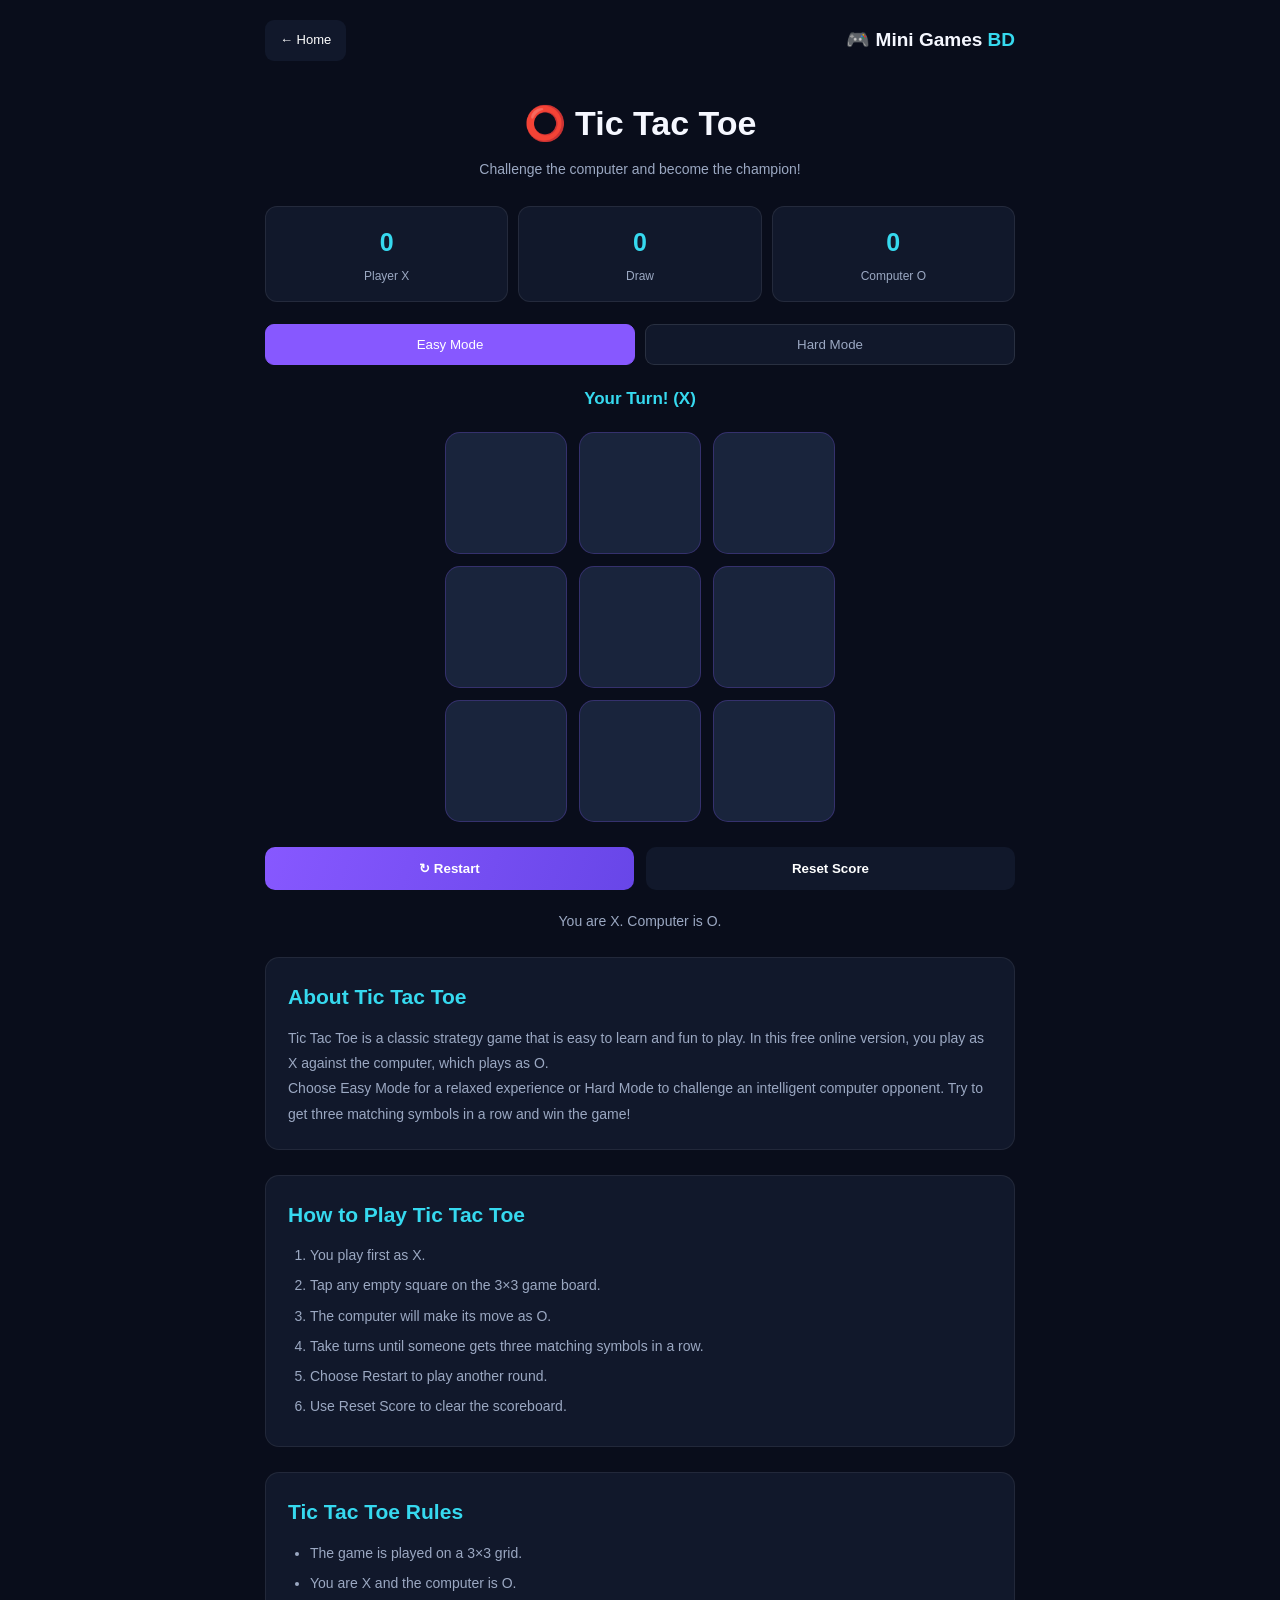
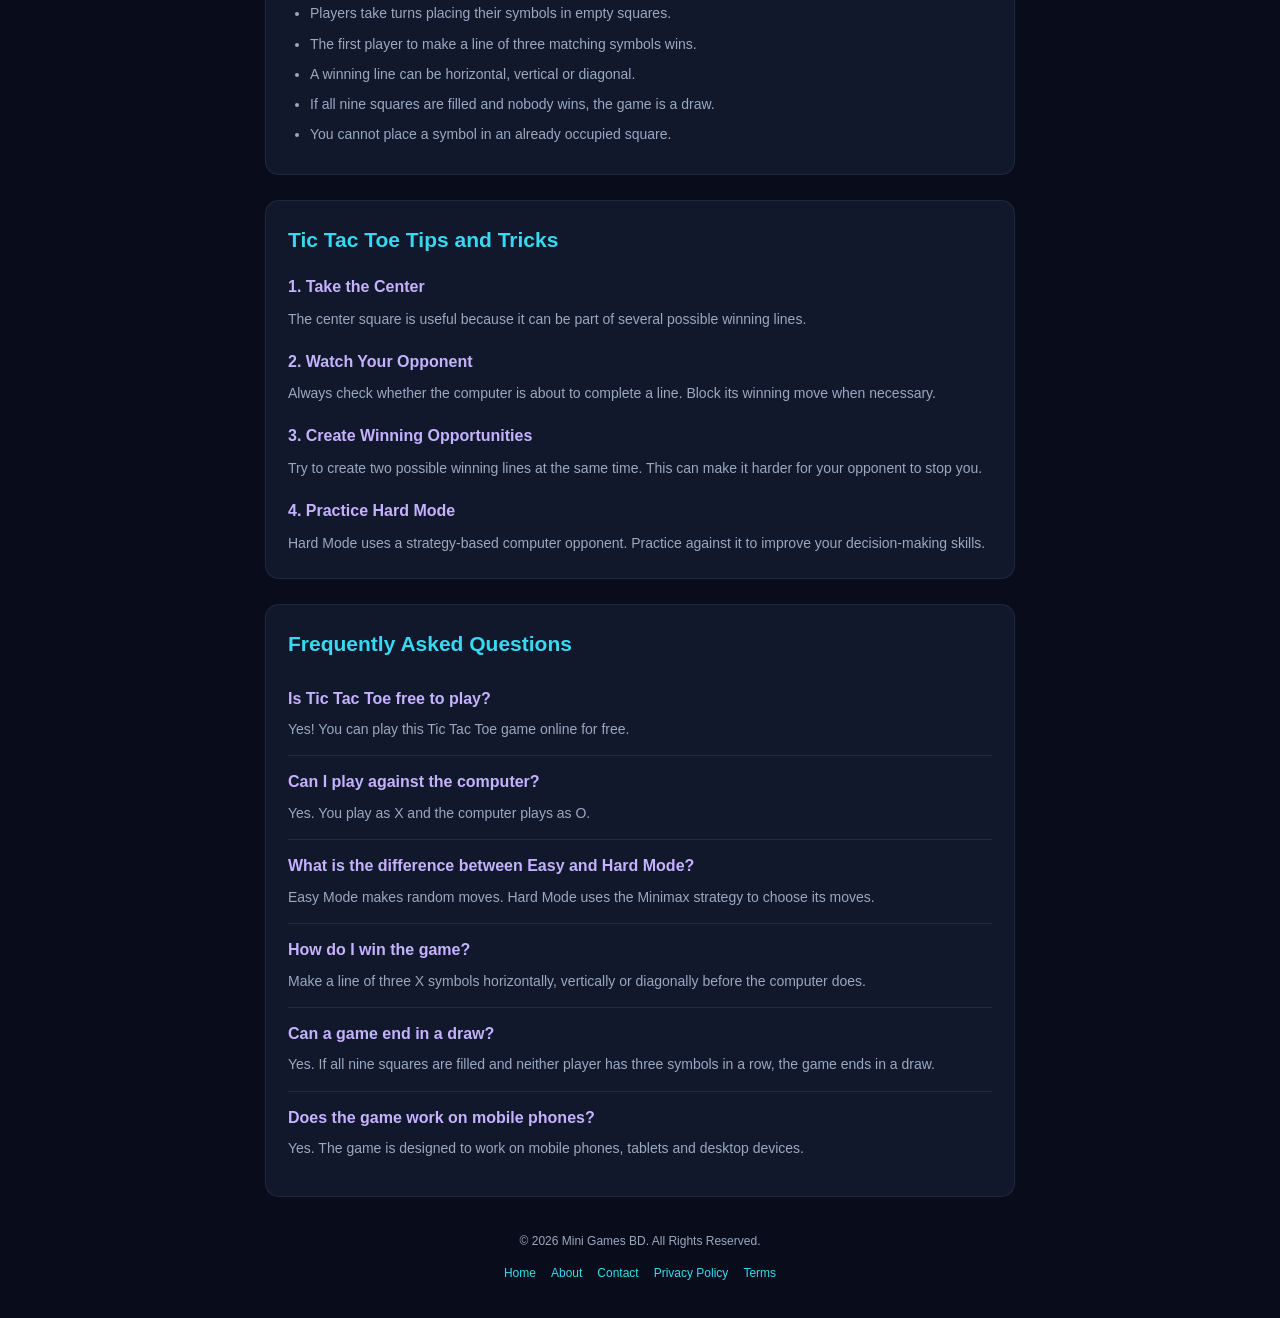
<file: games/tictactoe.html>
<!DOCTYPE html>
<html lang="en">
<head>
<meta charset="UTF-8">
<meta name="viewport" content="width=device-width, initial-scale=1.0">
<meta name="theme-color" content="#090d1b">

<meta name="description" content="Play Tic Tac Toe online for free at Mini Games BD. Challenge the computer in Easy or Hard Mode and test your strategy.">
<meta name="keywords" content="Tic Tac Toe, online Tic Tac Toe, free Tic Tac Toe game, Tic Tac Toe vs computer, Mini Games BD">

<title>Tic Tac Toe Online - Play Free | Mini Games BD</title>

<style>
:root {
  --bg:#090d1b;
  --surface:#11182b;
  --card:#19243c;
  --purple:#8758ff;
  --cyan:#36d9ef;
  --text:#f5f7ff;
  --muted:#9ba8c2;
}

* {
  margin:0;
  padding:0;
  box-sizing:border-box;
}

body {
  font-family:Arial,sans-serif;
  background:var(--bg);
  color:var(--text);
  min-height:100vh;
  padding:20px;
  line-height:1.6;
}

.container {
  max-width:750px;
  margin:auto;
}

header {
  display:flex;
  justify-content:space-between;
  align-items:center;
  margin-bottom:35px;
}

.logo {
  font-size:19px;
  font-weight:bold;
}

.logo span {
  color:var(--cyan);
}

.back {
  color:white;
  text-decoration:none;
  background:var(--surface);
  padding:10px 15px;
  border-radius:9px;
  font-size:13px;
}

.heading {
  text-align:center;
  margin-bottom:25px;
}

.heading h1 {
  font-size:34px;
  margin-bottom:8px;
}

.heading p {
  color:var(--muted);
  font-size:14px;
}

.scoreboard {
  display:grid;
  grid-template-columns:repeat(3,1fr);
  gap:10px;
  margin-bottom:22px;
}

.score {
  background:var(--surface);
  border:1px solid rgba(255,255,255,.08);
  padding:15px 5px;
  border-radius:12px;
  text-align:center;
}

.score h2 {
  font-size:25px;
  color:var(--cyan);
}

.score p {
  color:var(--muted);
  font-size:12px;
  margin-top:5px;
}

.settings {
  display:flex;
  gap:10px;
  margin-bottom:20px;
}

.settings button {
  flex:1;
  padding:12px 5px;
  background:var(--surface);
  border:1px solid rgba(255,255,255,.1);
  color:var(--muted);
  border-radius:9px;
  cursor:pointer;
}

.settings button.active {
  background:var(--purple);
  color:white;
  border-color:var(--purple);
}

.status {
  text-align:center;
  color:var(--cyan);
  font-size:17px;
  font-weight:bold;
  margin-bottom:20px;
  min-height:25px;
}

.board {
  display:grid;
  grid-template-columns:repeat(3,1fr);
  gap:12px;
  max-width:390px;
  margin:auto;
}

.cell {
  aspect-ratio:1;
  background:var(--card);
  border:1px solid rgba(135,88,255,.25);
  border-radius:15px;
  color:white;
  font-size:clamp(38px,12vw,65px);
  font-weight:bold;
  cursor:pointer;
  transition:.25s;
}

.cell:hover:empty {
  background:#253453;
  border-color:var(--cyan);
}

.cell.x {
  color:var(--cyan);
}

.cell.o {
  color:#b18cff;
}

.cell.winner {
  background:rgba(54,217,239,.18);
  border:2px solid var(--cyan);
  animation:pulse .7s infinite alternate;
}

@keyframes pulse {
  from { transform:scale(1); }
  to { transform:scale(1.04); }
}

.controls {
  display:flex;
  gap:12px;
  margin-top:25px;
}

.btn {
  flex:1;
  padding:14px;
  border:none;
  border-radius:10px;
  background:var(--surface);
  color:white;
  font-weight:bold;
  cursor:pointer;
}

.btn.primary {
  background:linear-gradient(110deg,var(--purple),#6846e8);
}

.btn:active {
  transform:scale(.97);
}

.message {
  text-align:center;
  margin-top:20px;
  color:var(--muted);
  font-size:14px;
  min-height:22px;
}

.info-section {
  background:var(--surface);
  border:1px solid rgba(255,255,255,.07);
  border-radius:14px;
  padding:22px;
  margin-top:25px;
}

.info-section h2 {
  color:var(--cyan);
  font-size:21px;
  margin-bottom:12px;
}

.info-section h3 {
  color:#c4b2ff;
  font-size:16px;
  margin:17px 0 7px;
}

.info-section p,
.info-section li {
  color:var(--muted);
  font-size:14px;
  line-height:1.8;
}

.info-section ul,
.info-section ol {
  padding-left:22px;
}

.info-section li {
  margin-bottom:5px;
}

.faq-item {
  border-bottom:1px solid rgba(255,255,255,.08);
  padding:13px 0;
}

.faq-item:last-child {
  border-bottom:none;
}

.faq-item h3 {
  margin:0 0 6px;
}

footer {
  text-align:center;
  color:var(--muted);
  margin-top:35px;
  padding-bottom:15px;
  font-size:12px;
}

.footer-links {
  display:flex;
  flex-wrap:wrap;
  justify-content:center;
  gap:15px;
  margin-top:12px;
}

.footer-links a {
  color:var(--cyan);
  text-decoration:none;
  font-size:12px;
}

.footer-links a:hover {
  text-decoration:underline;
}

@media(max-width:450px) {
  body {padding:15px;}
  .heading h1 {font-size:29px;}
  .board {gap:9px;}
  .cell {border-radius:11px;}
  .info-section {padding:17px;}
}
</style>
</head>

<body>

<div class="container">

<header>
  <a href="../index.html" class="back">← Home</a>
  <div class="logo">🎮 Mini Games <span>BD</span></div>
</header>

<section class="heading">
  <h1>⭕ Tic Tac Toe</h1>
  <p>Challenge the computer and become the champion!</p>
</section>

<section class="scoreboard">
  <div class="score">
    <h2 id="playerScore">0</h2>
    <p>Player X</p>
  </div>

  <div class="score">
    <h2 id="drawScore">0</h2>
    <p>Draw</p>
  </div>

  <div class="score">
    <h2 id="computerScore">0</h2>
    <p>Computer O</p>
  </div>
</section>

<div class="settings">
  <button class="active" data-mode="easy">Easy Mode</button>
  <button data-mode="hard">Hard Mode</button>
</div>

<div class="status" id="status">
  Your Turn! (X)
</div>

<div class="board" id="board">
  <button class="cell" aria-label="Cell 1"></button>
  <button class="cell" aria-label="Cell 2"></button>
  <button class="cell" aria-label="Cell 3"></button>
  <button class="cell" aria-label="Cell 4"></button>
  <button class="cell" aria-label="Cell 5"></button>
  <button class="cell" aria-label="Cell 6"></button>
  <button class="cell" aria-label="Cell 7"></button>
  <button class="cell" aria-label="Cell 8"></button>
  <button class="cell" aria-label="Cell 9"></button>
</div>

<div class="controls">
  <button class="btn primary" id="restart">↻ Restart</button>
  <button class="btn" id="resetScore">Reset Score</button>
</div>

<div class="message" id="message">
  You are X. Computer is O.
</div>

<!-- ABOUT GAME -->
<section class="info-section">
  <h2>About Tic Tac Toe</h2>
  <p>
    Tic Tac Toe is a classic strategy game that is easy to learn
    and fun to play. In this free online version, you play as X
    against the computer, which plays as O.
  </p>
  <p>
    Choose Easy Mode for a relaxed experience or Hard Mode to
    challenge an intelligent computer opponent. Try to get three
    matching symbols in a row and win the game!
  </p>
</section>

<!-- HOW TO PLAY -->
<section class="info-section">
  <h2>How to Play Tic Tac Toe</h2>
  <ol>
    <li>You play first as X.</li>
    <li>Tap any empty square on the 3×3 game board.</li>
    <li>The computer will make its move as O.</li>
    <li>Take turns until someone gets three matching symbols in a row.</li>
    <li>Choose Restart to play another round.</li>
    <li>Use Reset Score to clear the scoreboard.</li>
  </ol>
</section>

<!-- GAME RULES -->
<section class="info-section">
  <h2>Tic Tac Toe Rules</h2>
  <ul>
    <li>The game is played on a 3×3 grid.</li>
    <li>You are X and the computer is O.</li>
    <li>Players take turns placing their symbols in empty squares.</li>
    <li>The first player to make a line of three matching symbols wins.</li>
    <li>A winning line can be horizontal, vertical or diagonal.</li>
    <li>If all nine squares are filled and nobody wins, the game is a draw.</li>
    <li>You cannot place a symbol in an already occupied square.</li>
  </ul>
</section>

<!-- TIPS -->
<section class="info-section">
  <h2>Tic Tac Toe Tips and Tricks</h2>

  <h3>1. Take the Center</h3>
  <p>
    The center square is useful because it can be part of several
    possible winning lines.
  </p>

  <h3>2. Watch Your Opponent</h3>
  <p>
    Always check whether the computer is about to complete a line.
    Block its winning move when necessary.
  </p>

  <h3>3. Create Winning Opportunities</h3>
  <p>
    Try to create two possible winning lines at the same time.
    This can make it harder for your opponent to stop you.
  </p>

  <h3>4. Practice Hard Mode</h3>
  <p>
    Hard Mode uses a strategy-based computer opponent. Practice
    against it to improve your decision-making skills.
  </p>
</section>

<!-- FAQ -->
<section class="info-section">
  <h2>Frequently Asked Questions</h2>

  <div class="faq-item">
    <h3>Is Tic Tac Toe free to play?</h3>
    <p>Yes! You can play this Tic Tac Toe game online for free.</p>
  </div>

  <div class="faq-item">
    <h3>Can I play against the computer?</h3>
    <p>Yes. You play as X and the computer plays as O.</p>
  </div>

  <div class="faq-item">
    <h3>What is the difference between Easy and Hard Mode?</h3>
    <p>
      Easy Mode makes random moves. Hard Mode uses the Minimax
      strategy to choose its moves.
    </p>
  </div>

  <div class="faq-item">
    <h3>How do I win the game?</h3>
    <p>
      Make a line of three X symbols horizontally, vertically
      or diagonally before the computer does.
    </p>
  </div>

  <div class="faq-item">
    <h3>Can a game end in a draw?</h3>
    <p>
      Yes. If all nine squares are filled and neither player
      has three symbols in a row, the game ends in a draw.
    </p>
  </div>

  <div class="faq-item">
    <h3>Does the game work on mobile phones?</h3>
    <p>
      Yes. The game is designed to work on mobile phones,
      tablets and desktop devices.
    </p>
  </div>
</section>

<footer>
  © <span id="year"></span> Mini Games BD. All Rights Reserved.

  <div class="footer-links">
    <a href="../index.html">Home</a>
    <a href="../about.html">About</a>
    <a href="../contact.html">Contact</a>
    <a href="../privacy.html">Privacy Policy</a>
    <a href="../terms.html">Terms</a>
  </div>
</footer>

</div>

<script>
const cells = document.querySelectorAll(".cell");
const statusEl = document.getElementById("status");
const messageEl = document.getElementById("message");

let board = Array(9).fill("");
let gameOver = false;
let mode = "easy";
let playerScore = 0;
let computerScore = 0;
let drawScore = 0;
let turnToken = 0;

const winPatterns = [
  [0,1,2],
  [3,4,5],
  [6,7,8],
  [0,3,6],
  [1,4,7],
  [2,5,8],
  [0,4,8],
  [2,4,6]
];

document.getElementById("year").textContent =
  new Date().getFullYear();

function checkWinner(b) {
  for (const pattern of winPatterns) {
    const [a,b1,c] = pattern;

    if (
      b[a] &&
      b[a] === b[b1] &&
      b[a] === b[c]
    ) {
      return {
        winner: b[a],
        pattern
      };
    }
  }

  if (b.every(cell => cell !== "")) {
    return {winner:"draw"};
  }

  return null;
}

function render() {
  cells.forEach((cell,index) => {
    cell.textContent = board[index];
    cell.className = "cell";

    if (board[index] === "X") {
      cell.classList.add("x");
    }

    if (board[index] === "O") {
      cell.classList.add("o");
    }
  });
}

function playerMove(index) {

  if (gameOver || board[index] !== "") return;

  board[index] = "X";
  render();

  const result = checkWinner(board);

  if (result) {
    finishGame(result);
    return;
  }

  statusEl.textContent = "Computer Thinking...";

  const currentToken = turnToken;

  setTimeout(() => {
    if (currentToken === turnToken) {
      computerMove();
    }
  },350);
}

function computerMove() {

  if (gameOver) return;

  let move;

  if (mode === "hard") {
    move = bestMove();
  } else {
    move = easyMove();
  }

  if (move === undefined) return;

  board[move] = "O";
  render();

  const result = checkWinner(board);

  if (result) {
    finishGame(result);
  } else {
    statusEl.textContent = "Your Turn! (X)";
  }
}

function easyMove() {

  const empty = board
    .map((v,i) => v === "" ? i : null)
    .filter(v => v !== null);

  return empty[Math.floor(Math.random()*empty.length)];
}

function bestMove() {

  let bestScore = -Infinity;
  let move;

  for (let i=0;i<9;i++) {

    if (board[i] === "") {

      board[i] = "O";

      let score = minimax(board,0,false);

      board[i] = "";

      if (score > bestScore) {
        bestScore = score;
        move = i;
      }
    }
  }

  return move;
}

function minimax(b,depth,isMaximizing) {

  const result = checkWinner(b);

  if (result) {
    if (result.winner === "O") return 10-depth;
    if (result.winner === "X") return depth-10;
    return 0;
  }

  if (isMaximizing) {

    let best = -Infinity;

    for (let i=0;i<9;i++) {
      if (b[i] === "") {
        b[i] = "O";
        best = Math.max(best,minimax(b,depth+1,false));
        b[i] = "";
      }
    }

    return best;

  } else {

    let best = Infinity;

    for (let i=0;i<9;i++) {
      if (b[i] === "") {
        b[i] = "X";
        best = Math.min(best,minimax(b,depth+1,true));
        b[i] = "";
      }
    }

    return best;
  }
}

function finishGame(result) {

  gameOver = true;

  if (result.winner === "X") {

    playerScore++;
    document.getElementById("playerScore").textContent = playerScore;

    statusEl.textContent = "🎉 You Win!";
    messageEl.textContent = "Amazing! You defeated the computer!";

  } else if (result.winner === "O") {

    computerScore++;
    document.getElementById("computerScore").textContent = computerScore;

    statusEl.textContent = "🤖 Computer Wins!";
    messageEl.textContent = "Good try! Play another round.";

  } else {

    drawScore++;
    document.getElementById("drawScore").textContent = drawScore;

    statusEl.textContent = "🤝 It's a Draw!";
    messageEl.textContent = "Both players are equally matched!";

  }

  if (result.pattern) {
    result.pattern.forEach(index => {
      cells[index].classList.add("winner");
    });
  }
}

function restartGame() {

  turnToken++;
  board = Array(9).fill("");
  gameOver = false;

  statusEl.textContent = "Your Turn! (X)";
  messageEl.textContent = "You are X. Computer is O.";

  render();
}

cells.forEach((cell,index) => {
  cell.addEventListener("click",() => {
    playerMove(index);
  });
});

document.getElementById("restart").addEventListener(
  "click",restartGame
);

document.getElementById("resetScore").addEventListener(
  "click",() => {

    playerScore = 0;
    computerScore = 0;
    drawScore = 0;

    document.getElementById("playerScore").textContent = 0;
    document.getElementById("computerScore").textContent = 0;
    document.getElementById("drawScore").textContent = 0;

    restartGame();
  }
);

document.querySelectorAll("[data-mode]").forEach(button => {

  button.addEventListener("click",() => {

    mode = button.dataset.mode;

    document.querySelectorAll("[data-mode]").forEach(btn => {
      btn.classList.remove("active");
    });

    button.classList.add("active");

    restartGame();

    messageEl.textContent =
      mode === "hard"
      ? "Hard Mode: Computer plays perfectly!"
      : "Easy Mode: Enjoy a relaxed game!";

  });
});

render();
</script>

</body>
</html>
</file>
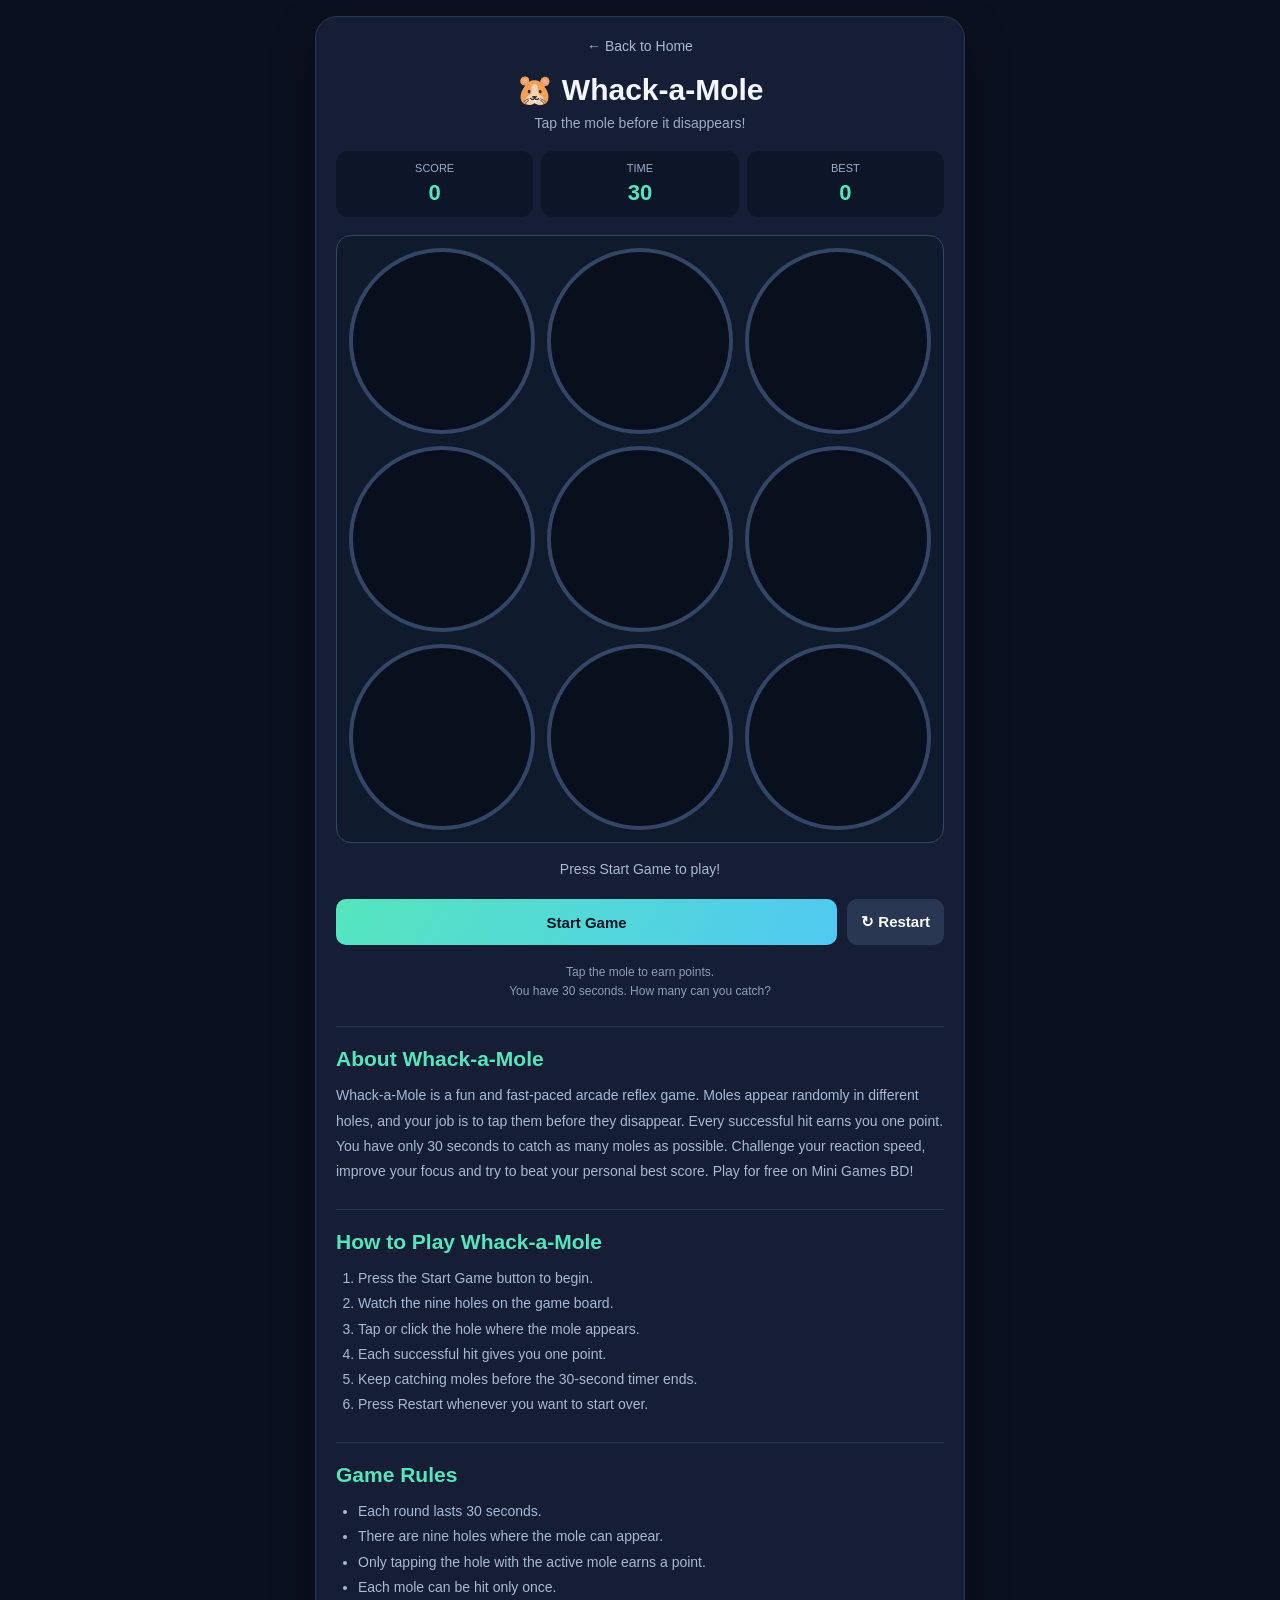
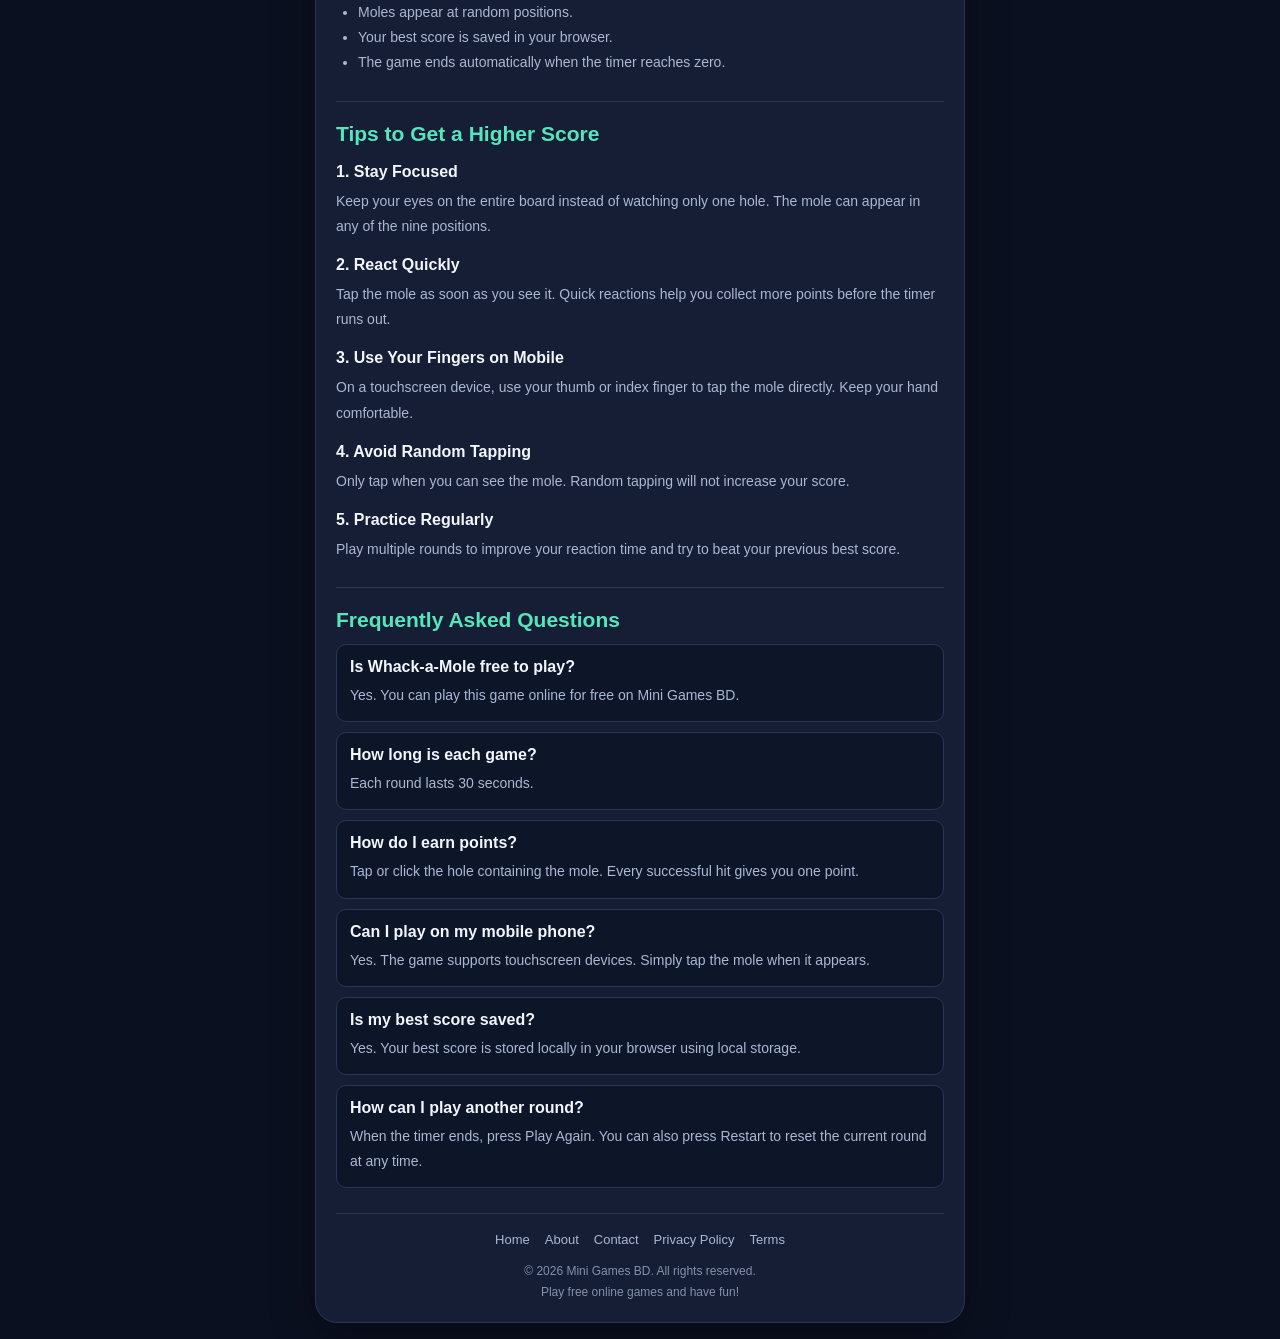
<file: games/whackamole.html>
<!DOCTYPE html>
<html lang="en">
<head>
<meta charset="UTF-8">
<meta name="viewport" content="width=device-width, initial-scale=1.0">
<meta name="theme-color" content="#0b1020">
<meta name="description" content="Play Whack-a-Mole online for free at Mini Games BD. Tap the popping moles, beat the 30-second timer and challenge your highest score in this fun reflex game.">
<meta name="keywords" content="Whack a Mole, Whack a Mole game online, free mole game, reflex game, reaction time game, arcade game, Mini Games BD">
<meta name="robots" content="index, follow">
<link rel="canonical" href="https://jmd342104-stack.github.io/MiniGamesBD/games/whackamole.html">
<title>Whack-a-Mole Online - Play Free Reflex Game | Mini Games BD</title>

<style>
*{
  margin:0;
  padding:0;
  box-sizing:border-box;
}

body{
  font-family:Arial,sans-serif;
  background:#0b1020;
  color:#f4f6ff;
  min-height:100vh;
  display:flex;
  justify-content:center;
  align-items:flex-start;
  padding:16px;
}

.game{
  width:100%;
  max-width:650px;
  background:#151e34;
  border:1px solid #293653;
  border-radius:22px;
  padding:20px;
  text-align:center;
  box-shadow:0 15px 45px #0005;
}

.back{
  display:inline-block;
  color:#aab8d4;
  text-decoration:none;
  margin-bottom:18px;
  font-size:14px;
}

.back:hover,.footer a:hover{
  color:#55e6bd;
}

h1{
  font-size:30px;
  margin-bottom:8px;
}

.subtitle{
  color:#9eacc6;
  font-size:14px;
  margin-bottom:20px;
}

.scores{
  display:grid;
  grid-template-columns:repeat(3,1fr);
  gap:8px;
  margin-bottom:18px;
}

.score-box{
  background:#0d1528;
  border-radius:12px;
  padding:11px 5px;
}

.score-box span{
  display:block;
  font-size:11px;
  color:#9eacc6;
  margin-bottom:6px;
}

.score-box strong{
  font-size:22px;
  color:#55e6bd;
}

.board{
  display:grid;
  grid-template-columns:repeat(3,1fr);
  gap:12px;
  padding:12px;
  background:#101a2d;
  border-radius:15px;
  border:1px solid #344565;
}

.hole{
  aspect-ratio:1;
  border-radius:50%;
  background:#080f1d;
  border:4px solid #344565;
  display:flex;
  justify-content:center;
  align-items:center;
  font-size:clamp(32px,10vw,48px);
  cursor:pointer;
  overflow:hidden;
  position:relative;
  user-select:none;
  -webkit-tap-highlight-color:transparent;
  touch-action:manipulation;
  padding:0;
}

.hole.mole{
  background:#263753;
  border-color:#55e6bd;
  animation:pop .18s ease-out;
}

.hole.bonk{
  background:#493052;
}

@keyframes pop{
  from{transform:scale(.7)}
  to{transform:scale(1)}
}

.status{
  min-height:24px;
  margin:16px 0;
  color:#aab8d4;
  font-size:14px;
  line-height:1.5;
}

.buttons{
  display:flex;
  gap:10px;
}

button{
  border:0;
  border-radius:10px;
  padding:14px;
  font-size:15px;
  font-weight:bold;
  cursor:pointer;
}

button:focus-visible,a:focus-visible{
  outline:2px solid #55e6bd;
  outline-offset:3px;
}

.start{
  flex:1;
  background:linear-gradient(120deg,#55e6bd,#50c9f2);
  color:#081322;
}

.restart{
  background:#293753;
  color:white;
}

.help{
  color:#8e9db8;
  font-size:12px;
  line-height:1.6;
  margin-top:18px;
}

.content-section{
  margin-top:25px;
  padding-top:20px;
  border-top:1px solid #293653;
  text-align:left;
}

.content-section h2{
  font-size:21px;
  margin-bottom:12px;
  color:#55e6bd;
}

.content-section h3{
  font-size:16px;
  margin:17px 0 8px;
  color:#f4f6ff;
}

.content-section p,
.content-section li{
  color:#aab8d4;
  font-size:14px;
  line-height:1.8;
}

.content-section ul,
.content-section ol{
  padding-left:22px;
}

.faq-item{
  background:#0d1528;
  border:1px solid #293653;
  border-radius:10px;
  padding:13px;
  margin-top:10px;
}

.faq-item h3{
  margin:0 0 7px;
}

.footer{
  border-top:1px solid #293653;
  margin-top:25px;
  padding-top:18px;
  text-align:center;
}

.footer p{
  color:#8291ad;
  font-size:12px;
  line-height:1.7;
}

.footer-links{
  display:flex;
  justify-content:center;
  flex-wrap:wrap;
  gap:15px;
  margin-bottom:14px;
}

.footer a{
  color:#aab8d4;
  text-decoration:none;
  font-size:13px;
}

@media(max-width:360px){
  .game{padding:14px}
  .board{gap:8px;padding:8px}
}
</style>
</head>

<body>

<main class="game">

<a href="../index.html" class="back">← Back to Home</a>

<h1>🐹 Whack-a-Mole</h1>
<p class="subtitle">Tap the mole before it disappears!</p>

<div class="scores">
  <div class="score-box">
    <span>SCORE</span>
    <strong id="score">0</strong>
  </div>

  <div class="score-box">
    <span>TIME</span>
    <strong id="time">30</strong>
  </div>

  <div class="score-box">
    <span>BEST</span>
    <strong id="best">0</strong>
  </div>
</div>

<div class="board" id="board" aria-label="Whack-a-Mole game board">
  <button type="button" class="hole" data-index="0" aria-label="Hole 1"></button>
  <button type="button" class="hole" data-index="1" aria-label="Hole 2"></button>
  <button type="button" class="hole" data-index="2" aria-label="Hole 3"></button>
  <button type="button" class="hole" data-index="3" aria-label="Hole 4"></button>
  <button type="button" class="hole" data-index="4" aria-label="Hole 5"></button>
  <button type="button" class="hole" data-index="5" aria-label="Hole 6"></button>
  <button type="button" class="hole" data-index="6" aria-label="Hole 7"></button>
  <button type="button" class="hole" data-index="7" aria-label="Hole 8"></button>
  <button type="button" class="hole" data-index="8" aria-label="Hole 9"></button>
</div>

<p class="status" id="status" aria-live="polite">Press Start Game to play!</p>

<div class="buttons">
  <button type="button" class="start" id="startBtn">Start Game</button>
  <button type="button" class="restart" id="restartBtn">↻ Restart</button>
</div>

<p class="help">
  Tap the mole to earn points.<br>
  You have 30 seconds. How many can you catch?
</p>

<section class="content-section">
  <h2>About Whack-a-Mole</h2>
  <p>
    Whack-a-Mole is a fun and fast-paced arcade reflex game. Moles
    appear randomly in different holes, and your job is to tap them
    before they disappear. Every successful hit earns you one point.
  </p>
  <p>
    You have only 30 seconds to catch as many moles as possible.
    Challenge your reaction speed, improve your focus and try to
    beat your personal best score. Play for free on Mini Games BD!
  </p>
</section>

<section class="content-section">
  <h2>How to Play Whack-a-Mole</h2>
  <ol>
    <li>Press the Start Game button to begin.</li>
    <li>Watch the nine holes on the game board.</li>
    <li>Tap or click the hole where the mole appears.</li>
    <li>Each successful hit gives you one point.</li>
    <li>Keep catching moles before the 30-second timer ends.</li>
    <li>Press Restart whenever you want to start over.</li>
  </ol>
</section>

<section class="content-section">
  <h2>Game Rules</h2>
  <ul>
    <li>Each round lasts 30 seconds.</li>
    <li>There are nine holes where the mole can appear.</li>
    <li>Only tapping the hole with the active mole earns a point.</li>
    <li>Each mole can be hit only once.</li>
    <li>Moles appear at random positions.</li>
    <li>Your best score is saved in your browser.</li>
    <li>The game ends automatically when the timer reaches zero.</li>
  </ul>
</section>

<section class="content-section">
  <h2>Tips to Get a Higher Score</h2>

  <h3>1. Stay Focused</h3>
  <p>
    Keep your eyes on the entire board instead of watching only one hole.
    The mole can appear in any of the nine positions.
  </p>

  <h3>2. React Quickly</h3>
  <p>
    Tap the mole as soon as you see it. Quick reactions help you collect
    more points before the timer runs out.
  </p>

  <h3>3. Use Your Fingers on Mobile</h3>
  <p>
    On a touchscreen device, use your thumb or index finger to tap the
    mole directly. Keep your hand comfortable.
  </p>

  <h3>4. Avoid Random Tapping</h3>
  <p>
    Only tap when you can see the mole. Random tapping will not increase
    your score.
  </p>

  <h3>5. Practice Regularly</h3>
  <p>
    Play multiple rounds to improve your reaction time and try to beat
    your previous best score.
  </p>
</section>

<section class="content-section">
  <h2>Frequently Asked Questions</h2>

  <div class="faq-item">
    <h3>Is Whack-a-Mole free to play?</h3>
    <p>Yes. You can play this game online for free on Mini Games BD.</p>
  </div>

  <div class="faq-item">
    <h3>How long is each game?</h3>
    <p>Each round lasts 30 seconds.</p>
  </div>

  <div class="faq-item">
    <h3>How do I earn points?</h3>
    <p>
      Tap or click the hole containing the mole. Every successful hit
      gives you one point.
    </p>
  </div>

  <div class="faq-item">
    <h3>Can I play on my mobile phone?</h3>
    <p>
      Yes. The game supports touchscreen devices. Simply tap the mole
      when it appears.
    </p>
  </div>

  <div class="faq-item">
    <h3>Is my best score saved?</h3>
    <p>
      Yes. Your best score is stored locally in your browser using
      local storage.
    </p>
  </div>

  <div class="faq-item">
    <h3>How can I play another round?</h3>
    <p>
      When the timer ends, press Play Again. You can also press Restart
      to reset the current round at any time.
    </p>
  </div>
</section>

<footer class="footer">
  <nav class="footer-links">
    <a href="../index.html">Home</a>
    <a href="../about.html">About</a>
    <a href="../contact.html">Contact</a>
    <a href="../privacy.html">Privacy Policy</a>
    <a href="../terms.html">Terms</a>
  </nav>
  <p>© <span id="year"></span> Mini Games BD. All rights reserved.</p>
  <p>Play free online games and have fun!</p>
</footer>

</main>

<script>
const holes = document.querySelectorAll(".hole");
const scoreText = document.getElementById("score");
const timeText = document.getElementById("time");
const bestText = document.getElementById("best");
const statusText = document.getElementById("status");
const startBtn = document.getElementById("startBtn");
const restartBtn = document.getElementById("restartBtn");

let score = 0;
let timeLeft = 30;
let best = Number(localStorage.getItem("moleBest")) || 0;

let activeHole = -1;
let gameRunning = false;
let timerInterval = null;
let moleInterval = null;
let hitTimeout = null;

bestText.textContent = best;
document.getElementById("year").textContent = new Date().getFullYear();

function clearHoles(){
  holes.forEach(hole=>{
    hole.textContent = "";
    hole.classList.remove("mole","bonk");
  });

  activeHole = -1;
}

function showMole(){
  if(!gameRunning) return;

  clearHoles();

  let next = Math.floor(Math.random()*holes.length);

  activeHole = next;
  holes[next].textContent = "🐹";
  holes[next].classList.add("mole");
  holes[next].setAttribute("aria-label","Mole! Tap to score");
}

function updateScore(){
  scoreText.textContent = score;

  if(score>best){
    best = score;
    bestText.textContent = best;
    localStorage.setItem("moleBest",best);
  }
}

function startGame(){
  if(gameRunning) return;

  clearInterval(timerInterval);
  clearInterval(moleInterval);
  clearTimeout(hitTimeout);

  score = 0;
  timeLeft = 30;
  gameRunning = true;

  scoreText.textContent = score;
  timeText.textContent = timeLeft;

  statusText.textContent = "Catch as many moles as you can!";
  startBtn.textContent = "Playing...";

  showMole();

  moleInterval = setInterval(showMole,750);

  timerInterval = setInterval(()=>{
    timeLeft--;
    timeText.textContent = timeLeft;

    if(timeLeft<=0){
      endGame();
    }
  },1000);
}

function endGame(){
  gameRunning = false;

  clearInterval(timerInterval);
  clearInterval(moleInterval);
  clearTimeout(hitTimeout);

  clearHoles();

  statusText.textContent = "🎉 Time's up! Your score: "+score;
  startBtn.textContent = "Play Again";
}

function restartGame(){
  clearInterval(timerInterval);
  clearInterval(moleInterval);
  clearTimeout(hitTimeout);

  gameRunning = false;
  score = 0;
  timeLeft = 30;

  scoreText.textContent = "0";
  timeText.textContent = "30";

  clearHoles();

  statusText.textContent = "Press Start Game to play!";
  startBtn.textContent = "Start Game";
}

holes.forEach(hole=>{
  hole.addEventListener("click",()=>{
    if(!gameRunning) return;

    const index = Number(hole.dataset.index);

    if(index===activeHole){
      score++;
      updateScore();

      hole.classList.remove("mole");
      hole.classList.add("bonk");
      hole.textContent = "💥";
      hole.setAttribute("aria-label","Hit!");

      activeHole = -1;

      statusText.textContent = "Great hit! Keep going!";

      clearTimeout(hitTimeout);

      hitTimeout = setTimeout(()=>{
        if(gameRunning && activeHole===-1){
          showMole();
        }
      },180);
    }
  });
});

startBtn.addEventListener("click",startGame);
restartBtn.addEventListener("click",restartGame);

restartGame();
</script>

</body>
</html>
</file>
<file: style.css>
/* =================================
   MINI GAMES BD - PREMIUM DESIGN
================================= */

:root {
  --bg: #090d1b;
  --surface: #11182b;
  --card: #151f35;
  --text: #f5f7ff;
  --muted: #9ba8c2;
  --purple: #8758ff;
  --cyan: #36d9ef;
  --border: rgba(255,255,255,.09);
}

* {
  margin: 0;
  padding: 0;
  box-sizing: border-box;
}

html {
  scroll-behavior: smooth;
  scroll-padding-top: 85px;
}

body {
  font-family: Arial, Helvetica, sans-serif;
  background: var(--bg);
  color: var(--text);
  line-height: 1.6;
  overflow-x: hidden;
}

a {
  text-decoration: none;
  color: inherit;
}

button,
input {
  font: inherit;
}

.container {
  width: min(1120px, 90%);
  margin: auto;
}

/* HEADER */

.header {
  position: sticky;
  top: 0;
  z-index: 1000;
  background: rgba(9,13,27,.92);
  backdrop-filter: blur(16px);
  border-bottom: 1px solid var(--border);
}

.nav {
  min-height: 76px;
  display: flex;
  justify-content: space-between;
  align-items: center;
}

.logo {
  font-size: 22px;
  font-weight: 800;
  letter-spacing: -.7px;
}

.logo-icon {
  margin-right: 5px;
}

.logo span:last-child {
  color: var(--cyan);
}

.nav-links {
  display: flex;
  align-items: center;
  gap: 30px;
}

.nav-links a {
  color: var(--muted);
  font-size: 14px;
  font-weight: 600;
  transition: .3s;
}

.nav-links a:hover {
  color: var(--cyan);
}

.menu-btn {
  display: none;
  border: none;
  background: var(--card);
  color: white;
  font-size: 25px;
  padding: 5px 12px;
  border-radius: 8px;
  cursor: pointer;
}

/* HERO SECTION */

.hero {
  position: relative;
  overflow: hidden;
  padding: 100px 0;
  background:
    radial-gradient(circle at 80% 30%,
    rgba(135,88,255,.20), transparent 35%),
    radial-gradient(circle at 10% 80%,
    rgba(54,217,239,.10), transparent 35%);
}

.hero-content {
  display: flex;
  align-items: center;
  justify-content: space-between;
  gap: 40px;
}

.hero-text {
  max-width: 590px;
}

.tag {
  display: inline-block;
  color: var(--cyan);
  background: rgba(54,217,239,.09);
  border: 1px solid rgba(54,217,239,.2);
  border-radius: 30px;
  padding: 7px 15px;
  font-size: 11px;
  font-weight: 800;
  letter-spacing: 1px;
}

.hero h1 {
  font-size: clamp(38px, 6vw, 66px);
  line-height: 1.12;
  margin: 25px 0 20px;
  font-weight: 900;
}

.hero h1 span,
.section-heading h2 span,
.about-content h2 span {
  background: linear-gradient(90deg,
    var(--purple), var(--cyan));
  background-clip: text;
  -webkit-background-clip: text;
  color: transparent;
}

.hero p {
  color: var(--muted);
  max-width: 480px;
  font-size: 16px;
  margin-bottom: 30px;
}

.primary-btn {
  display: inline-flex;
  align-items: center;
  gap: 14px;
  padding: 14px 25px;
  background: linear-gradient(110deg,
    var(--purple), #6846e8);
  border-radius: 10px;
  font-weight: 800;
  box-shadow: 0 8px 30px rgba(135,88,255,.25);
  transition: .3s;
}

.primary-btn:hover {
  transform: translateY(-4px);
  box-shadow: 0 12px 35px rgba(135,88,255,.4);
}

.hero-visual {
  position: relative;
  width: 340px;
  height: 300px;
  display: grid;
  place-items: center;
}

.game-emoji {
  font-size: 130px;
  filter: drop-shadow(0 0 30px rgba(135,88,255,.6));
  animation: float 3s ease-in-out infinite;
}

.floating {
  position: absolute;
  font-size: 35px;
  padding: 13px;
  background: var(--card);
  border: 1px solid var(--border);
  border-radius: 15px;
  animation: float 3s ease-in-out infinite;
}

.floating.one {
  top: 15px;
  right: 15px;
}

.floating.two {
  bottom: 30px;
  left: 0;
  animation-delay: .5s;
}

.floating.three {
  bottom: 0;
  right: 25px;
  animation-delay: 1s;
}

@keyframes float {
  0%, 100% {
    transform: translateY(0);
  }
  50% {
    transform: translateY(-15px);
  }
}

/* STATS */

.stats {
  padding: 35px 0;
  border-top: 1px solid var(--border);
  border-bottom: 1px solid var(--border);
  background: var(--surface);
}

.stats-grid {
  display: grid;
  grid-template-columns: repeat(3, 1fr);
  gap: 20px;
  text-align: center;
}

.stat-card h2 {
  font-size: 30px;
  color: var(--cyan);
}

.stat-card p {
  color: var(--muted);
  font-size: 14px;
}

/* GAMES */

.games-section {
  padding: 90px 0;
}

.section-heading {
  text-align: center;
  margin-bottom: 35px;
}

.section-heading h2 {
  font-size: 38px;
  margin: 14px 0 8px;
}

.section-heading p {
  color: var(--muted);
}

.search-box {
  max-width: 550px;
  margin: 0 auto 25px;
}

.search-box input {
  width: 100%;
  padding: 15px 20px;
  color: white;
  background: var(--surface);
  border: 1px solid var(--border);
  outline: none;
  border-radius: 12px;
  transition: .3s;
}

.search-box input:focus {
  border-color: var(--purple);
  box-shadow: 0 0 15px rgba(135,88,255,.15);
}

.category-list {
  display: flex;
  justify-content: center;
  gap: 10px;
  flex-wrap: wrap;
  margin-bottom: 35px;
}

.category-btn {
  border: 1px solid var(--border);
  color: var(--muted);
  background: var(--surface);
  padding: 9px 18px;
  border-radius: 30px;
  cursor: pointer;
  transition: .3s;
}

.category-btn:hover,
.category-btn.active {
  color: white;
  background: var(--purple);
  border-color: var(--purple);
}

/* GAME CARDS */

.games-grid {
  display: grid;
  grid-template-columns: repeat(3, 1fr);
  gap: 24px;
}

.game-card {
  overflow: hidden;
  background: var(--card);
  border: 1px solid var(--border);
  border-radius: 17px;
  transition: .35s;
}

.game-card:hover {
  transform: translateY(-8px);
  border-color: rgba(54,217,239,.45);
  box-shadow: 0 15px 35px rgba(0,0,0,.25);
}

.game-image {
  height: 175px;
  position: relative;
  display: grid;
  place-items: center;
}

.game-image > span:first-child {
  font-size: 70px;
  transition: .4s;
}

.game-card:hover .game-image > span:first-child {
  transform: scale(1.2) rotate(8deg);
}

.memory-bg {
  background: linear-gradient(135deg,#462a92,#a24bce);
}

.tic-bg {
  background: linear-gradient(135deg,#124c83,#367bdc);
}

.snake-bg {
  background: linear-gradient(135deg,#145b46,#25ae76);
}

.puzzle-bg {
  background: linear-gradient(135deg,#8d4a20,#e59a37);
}

.mole-bg {
  background: linear-gradient(135deg,#863b55,#db6684);
}

.rps-bg {
  background: linear-gradient(135deg,#373c8b,#7264dd);
}

.game-label {
  position: absolute;
  top: 13px;
  right: 13px;
  font-size: 10px;
  font-weight: 800;
  letter-spacing: 1px;
  padding: 5px 10px;
  background: rgba(0,0,0,.3);
  border-radius: 20px;
}

.game-info {
  padding: 20px;
}

.game-info h3 {
  font-size: 19px;
  margin-bottom: 6px;
}

.game-info p {
  color: var(--muted);
  font-size: 13px;
  min-height: 42px;
  margin-bottom: 15px;
}

.play-btn {
  display: block;
  text-align: center;
  padding: 11px;
  background: rgba(135,88,255,.13);
  border: 1px solid rgba(135,88,255,.3);
  border-radius: 9px;
  color: #c3b2ff;
  font-weight: 700;
  font-size: 14px;
  transition: .3s;
}

.play-btn:hover {
  background: var(--purple);
  color: white;
}

.no-results {
  text-align: center;
  color: var(--muted);
  padding: 30px;
}

/* ABOUT */

.about-section {
  padding: 80px 0;
  background: var(--surface);
  border-top: 1px solid var(--border);
  border-bottom: 1px solid var(--border);
}

.about-content {
  max-width: 700px;
  text-align: center;
}

.about-content h2 {
  font-size: 35px;
  margin: 15px 0;
}

.about-content p {
  color: var(--muted);
  font-size: 15px;
}

/* FOOTER */

.footer {
  text-align: center;
  padding: 45px 0 25px;
}

.footer > .container > p {
  color: var(--muted);
  font-size: 13px;
  margin-top: 12px;
}

.footer-links {
  display: flex;
  justify-content: center;
  flex-wrap: wrap;
  gap: 20px;
  margin: 25px 0;
}

.footer-links a {
  color: var(--muted);
  font-size: 13px;
  transition: .3s;
}

.footer-links a:hover {
  color: var(--cyan);
}

.copyright {
  border-top: 1px solid var(--border);
  padding-top: 20px;
}

/* RESPONSIVE */

@media (max-width: 850px) {
  .hero {
    padding: 70px 0;
  }

  .hero-content {
    gap: 15px;
  }

  .hero-visual {
    width: 260px;
  }

  .games-grid {
    grid-template-columns: repeat(2, 1fr);
  }
}

@media (max-width: 600px) {
  .nav {
    min-height: 65px;
  }

  .logo {
    font-size: 19px;
  }

  .menu-btn {
    display: block;
  }

  .nav-links {
    display: none;
    position: absolute;
    top: 65px;
    left: 0;
    width: 100%;
    padding: 20px;
    background: #11182b;
    flex-direction: column;
    align-items: flex-start;
    gap: 18px;
    border-bottom: 1px solid var(--border);
  }

  .nav-links.show {
    display: flex;
  }

  .hero {
    padding: 55px 0;
  }

  .hero-content {
    flex-direction: column;
    text-align: center;
  }

  .hero p {
    margin-left: auto;
    margin-right: auto;
  }

  .hero-visual {
    width: 100%;
    height: 220px;
  }

  .game-emoji {
    font-size: 105px;
  }

  .floating {
    font-size: 25px;
  }

  .stats-grid {
    gap: 10px;
  }

  .stat-card h2 {
    font-size: 23px;
  }

  .stat-card p {
    font-size: 11px;
  }

  .games-section {
    padding: 65px 0;
  }

  .section-heading h2 {
    font-size: 30px;
  }

  .games-grid {
    grid-template-columns: 1fr;
    gap: 18px;
  }

  .game-image {
    height: 190px;
  }

  .about-content h2 {
    font-size: 29px;
  }

  .footer-links {
    gap: 15px;
  }
}
</file>
